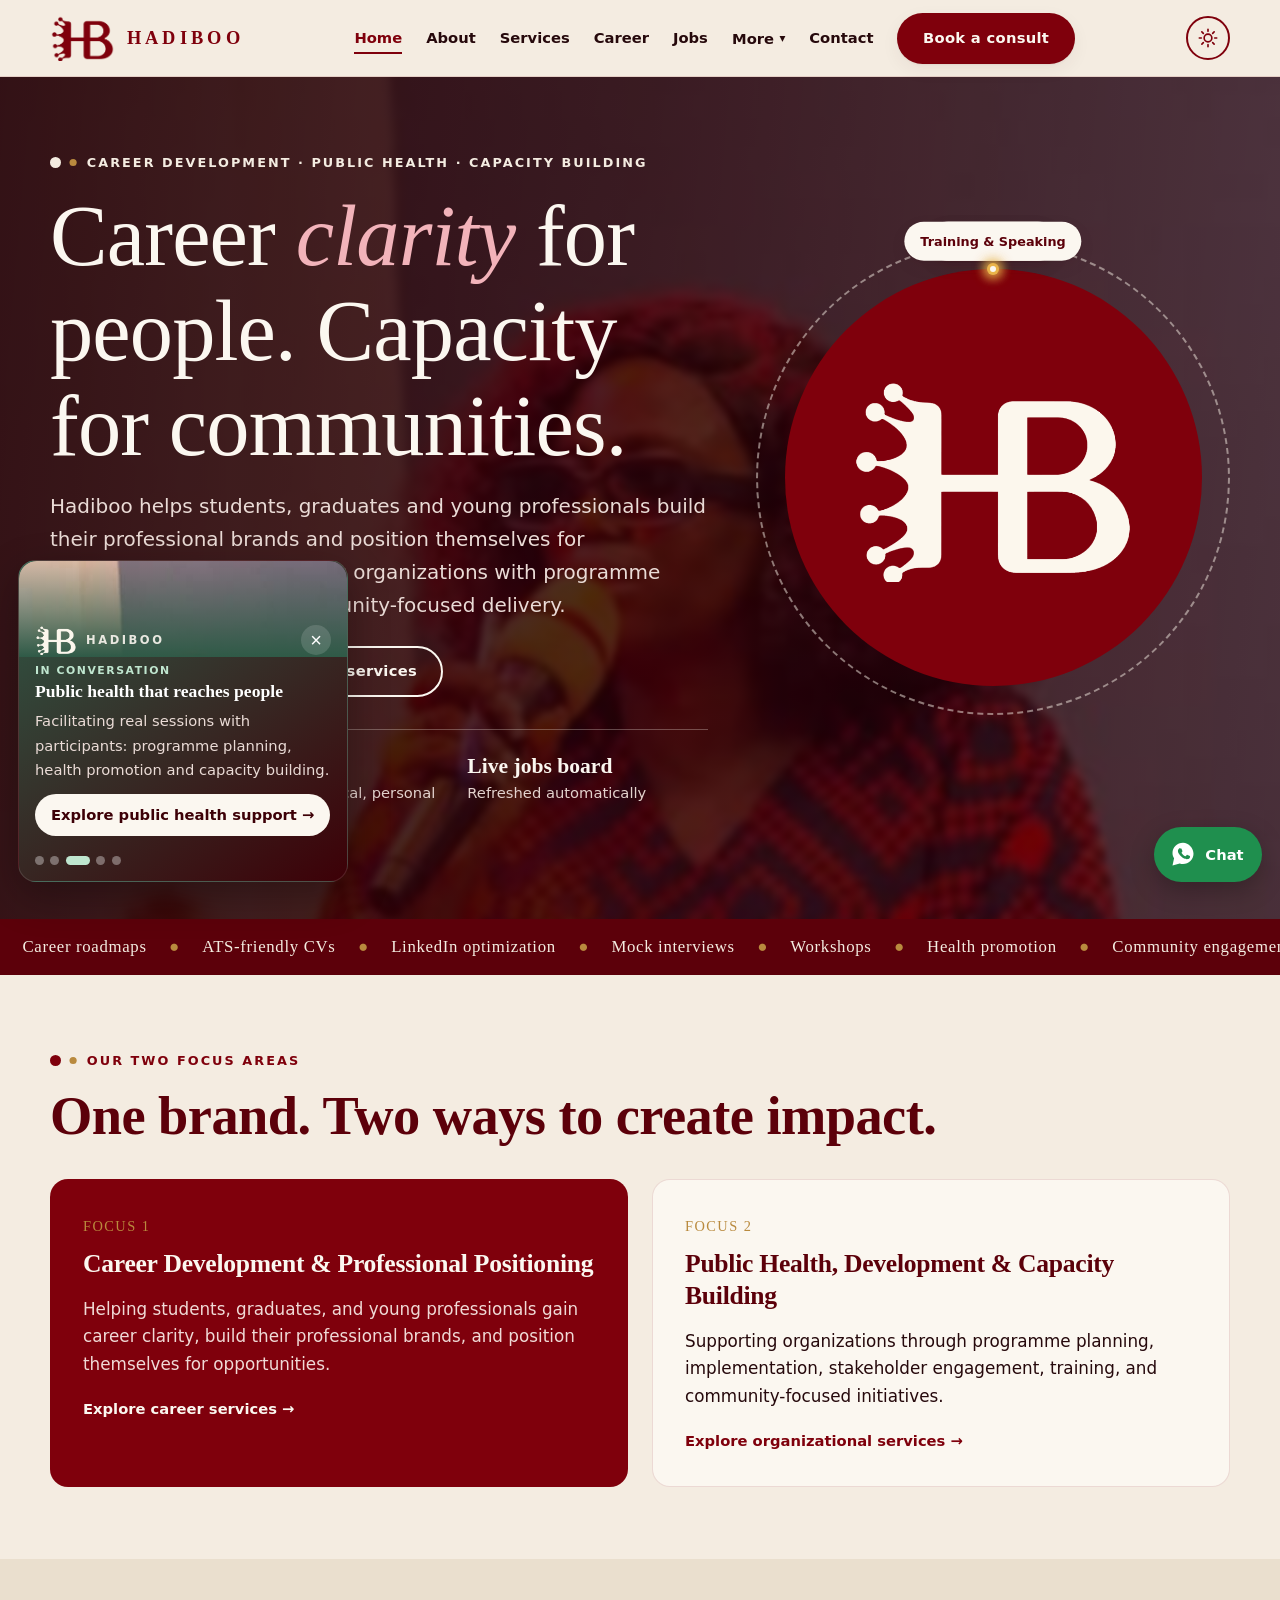
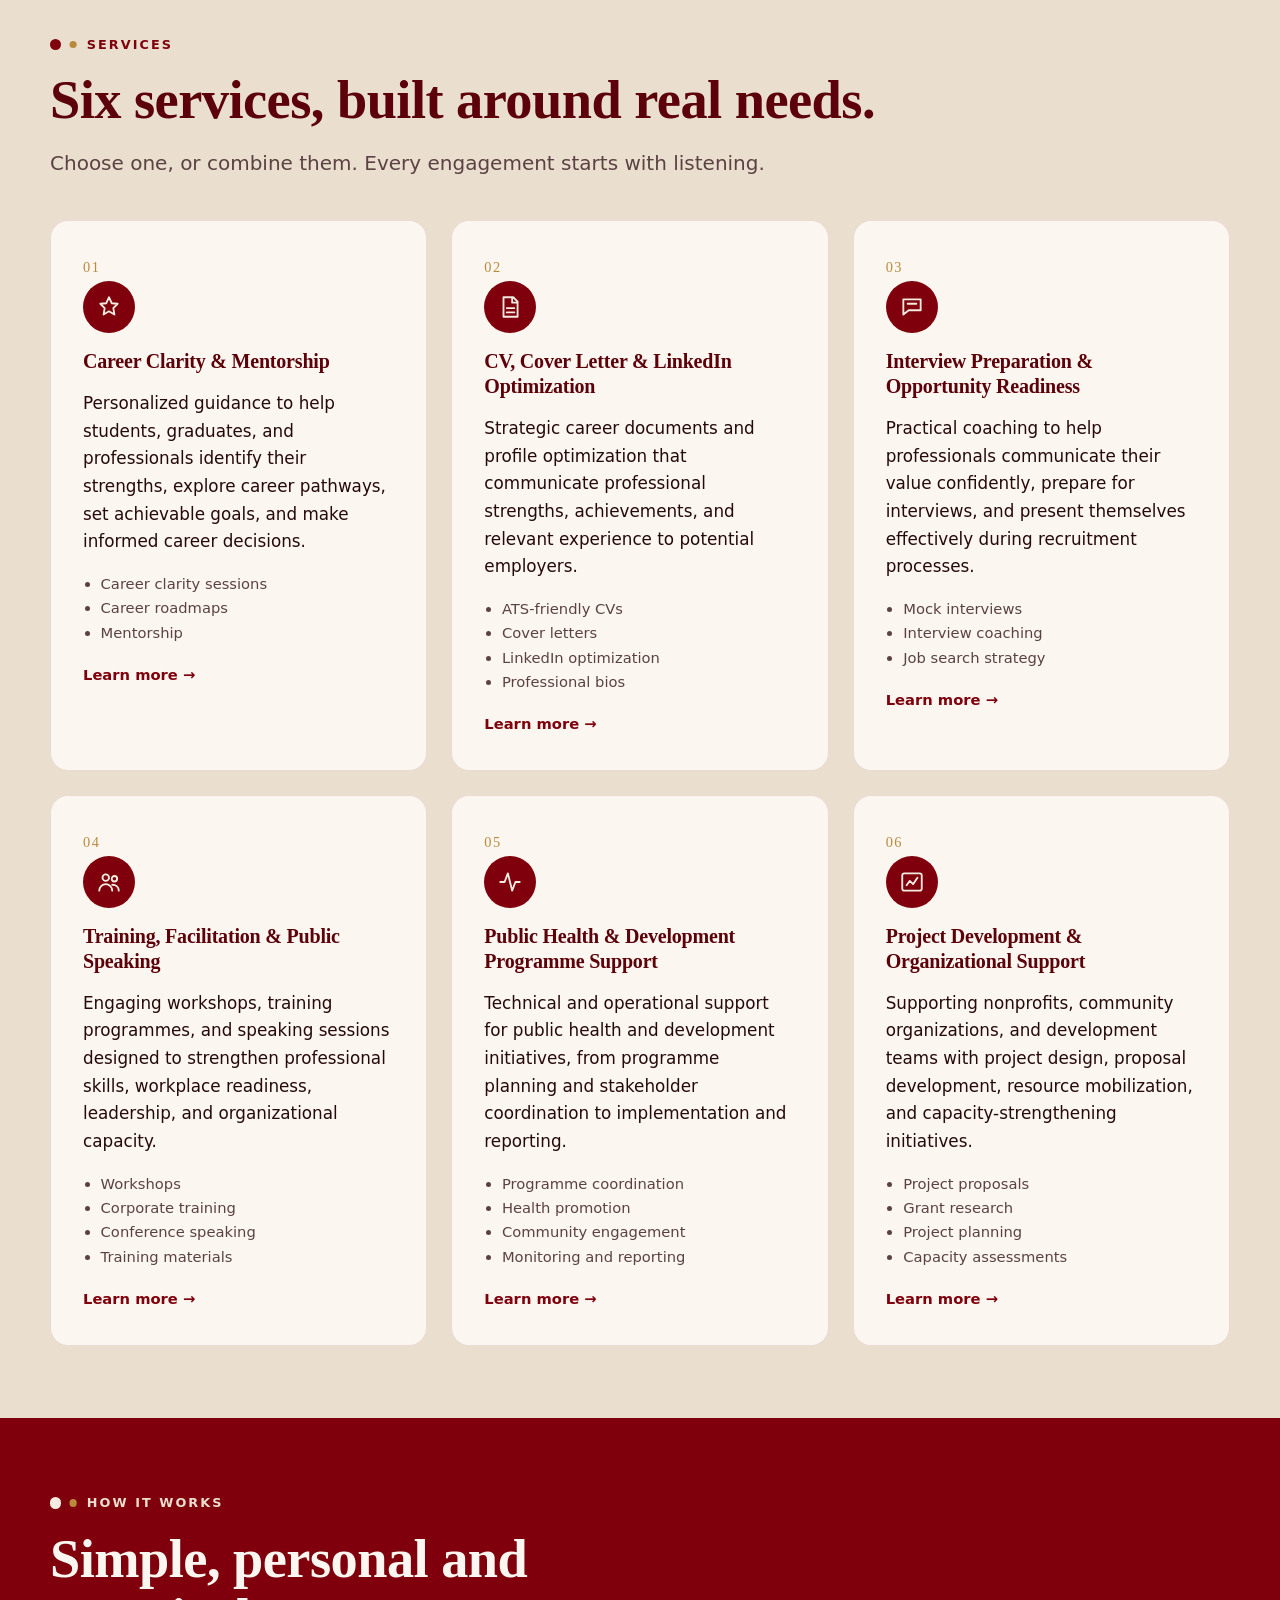
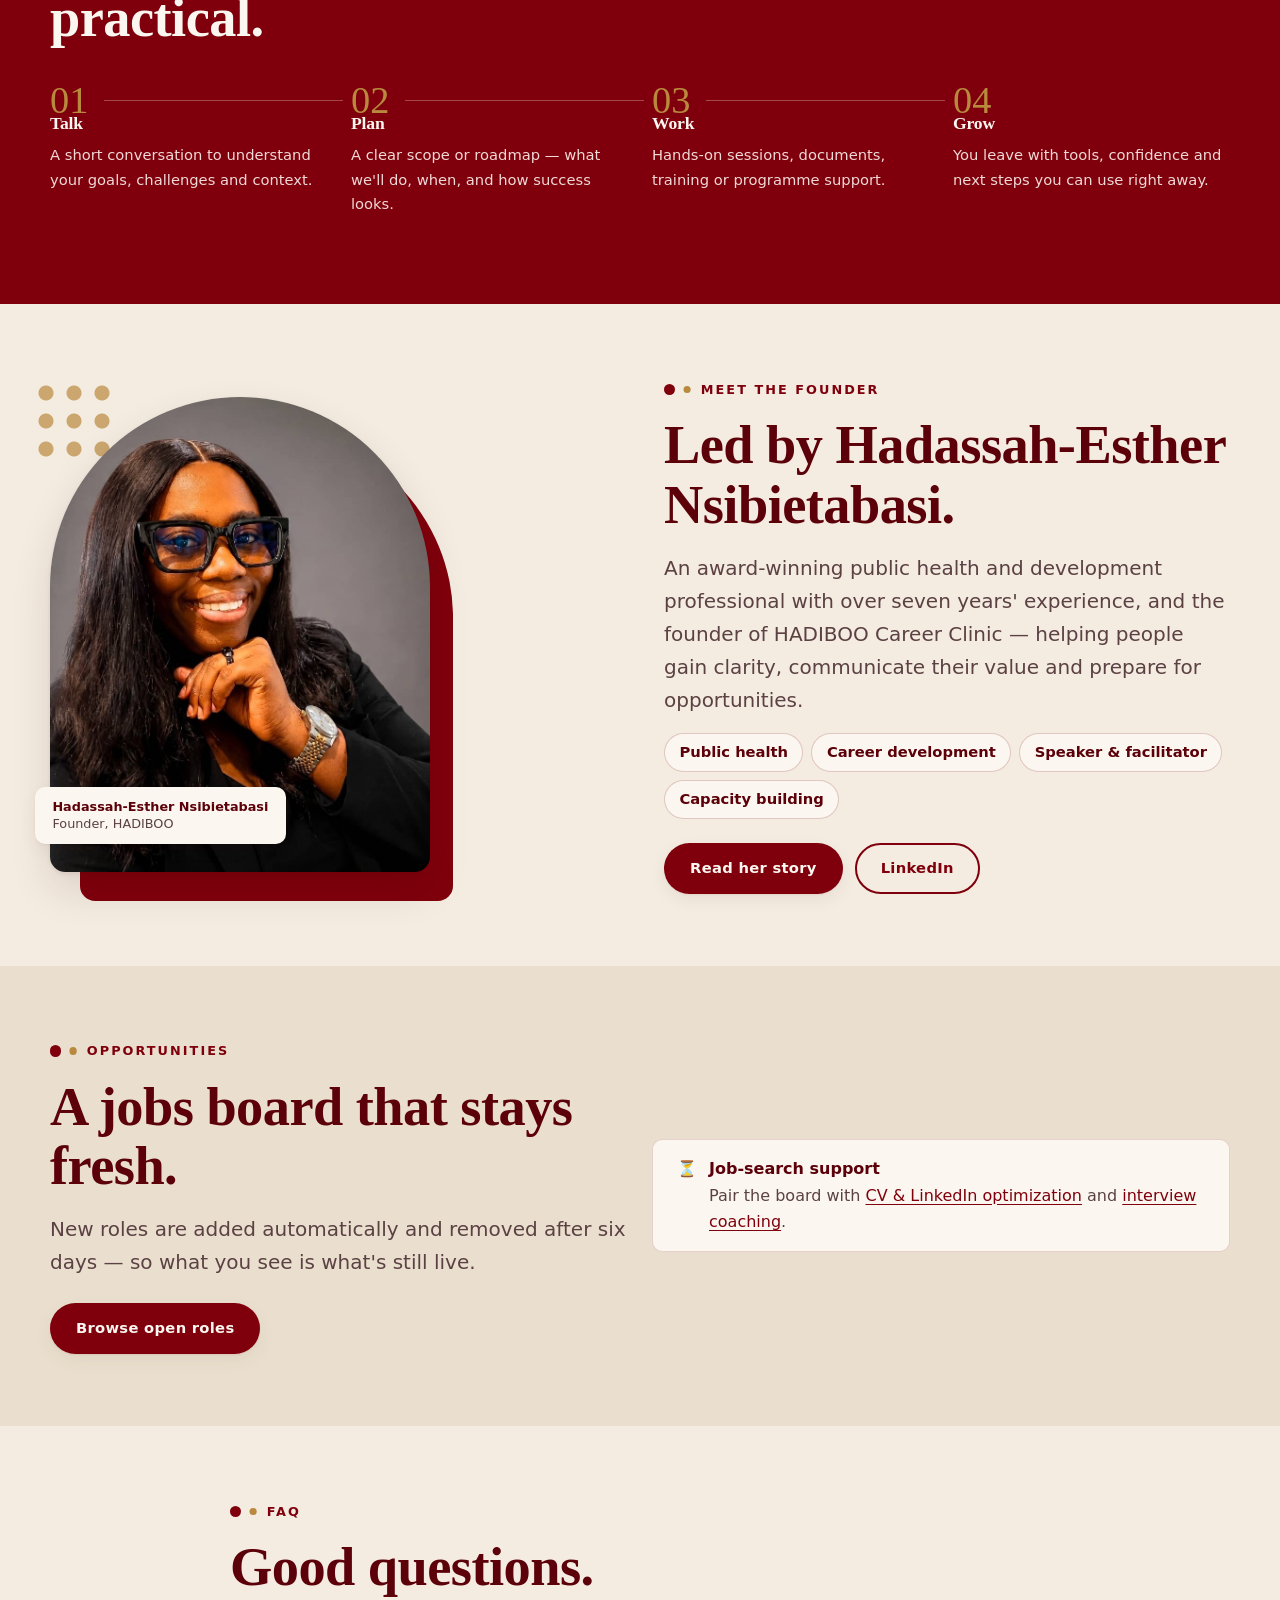
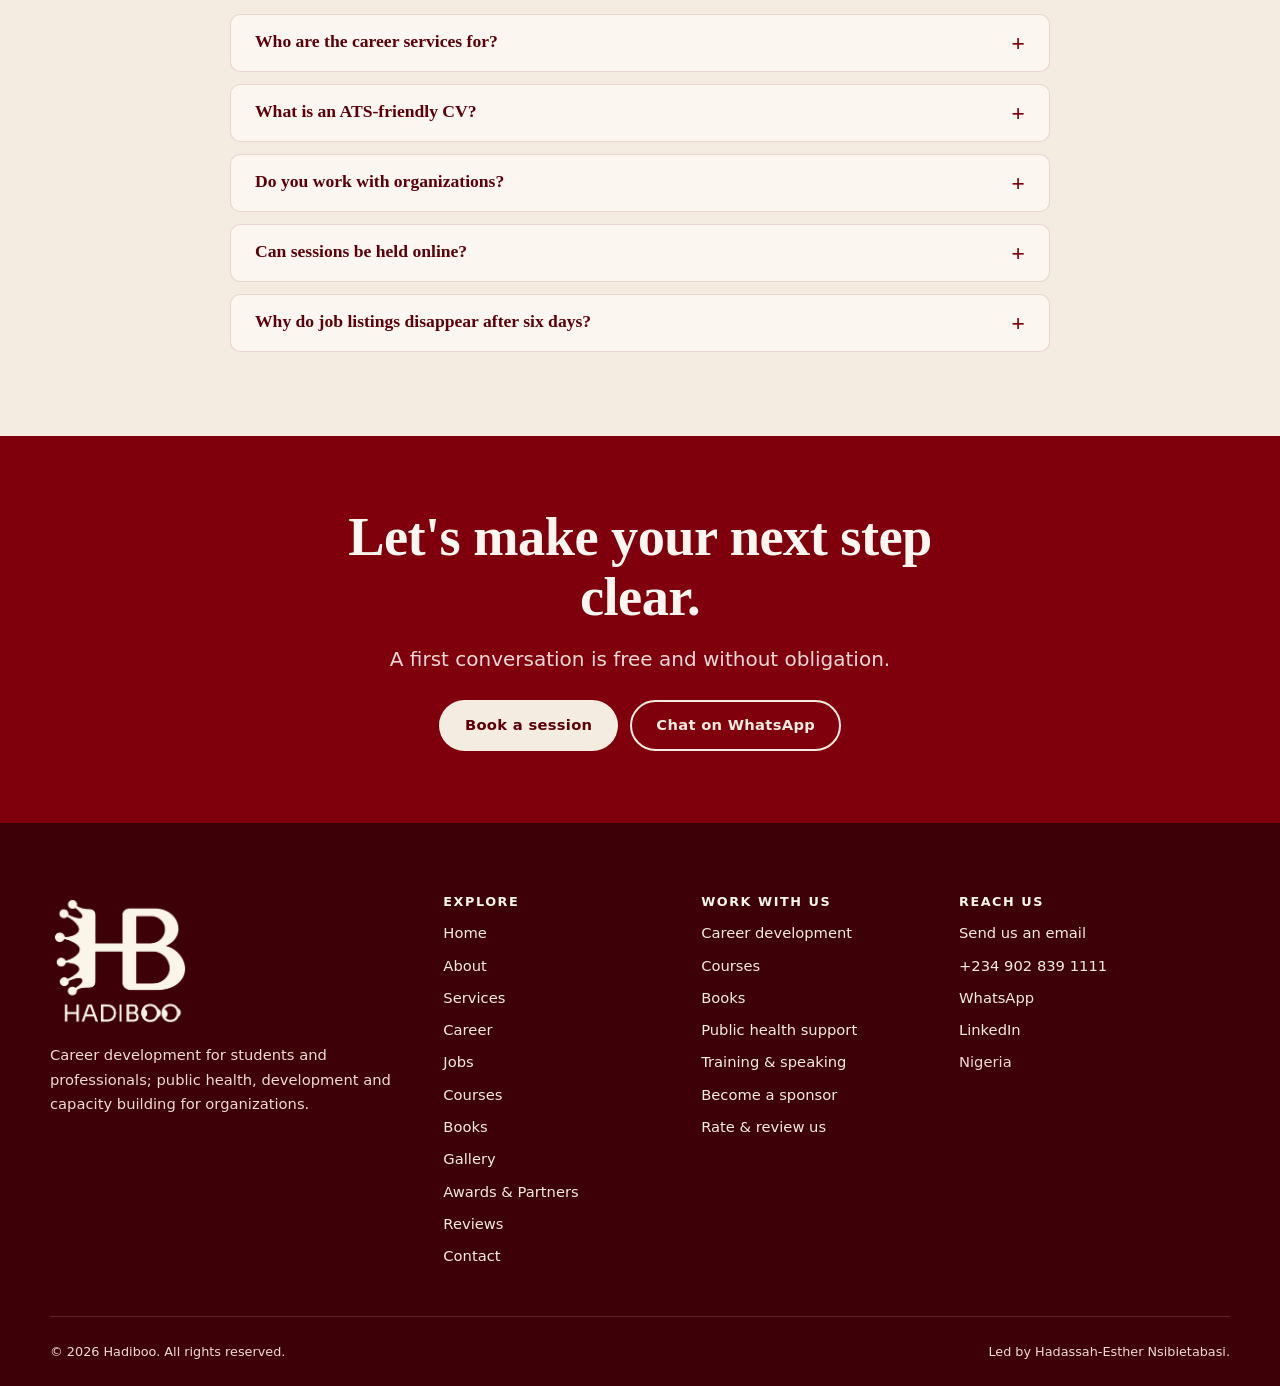
<file: index.html>
<!doctype html>
<html lang="en">
<head>
<meta charset="utf-8">
<meta name="viewport" content="width=device-width, initial-scale=1">
<title>Hadiboo — Career Development, Public Health & Capacity Building</title>
<meta name="description" content="Hadiboo helps students and professionals gain career clarity, and supports organizations with public health, development programmes, training and project development.">
<meta http-equiv="Content-Security-Policy" content="default-src 'self'; script-src 'self'; style-src 'self' 'unsafe-inline' https://fonts.googleapis.com; font-src https://fonts.gstatic.com; img-src 'self' data: https://*.supabase.co; connect-src 'self' https://*.supabase.co https://formspree.io; form-action 'self' https://formspree.io; frame-src 'none'; worker-src 'none'; manifest-src 'self'; base-uri 'self'; object-src 'none'; upgrade-insecure-requests">
<meta name="referrer" content="strict-origin-when-cross-origin">
<meta name="theme-color" content="#7f000c">
<meta property="og:title" content="Hadiboo — Career Development, Public Health & Capacity Building"><meta property="og:description" content="Hadiboo helps students and professionals gain career clarity, and supports organizations with public health, development programmes, training and project development."><meta property="og:image" content="assets/logo-original.jpg">
<script src="js/theme.js?v=20261126"></script>
<link rel="icon" href="assets/favicon.png">
<link rel="preconnect" href="https://fonts.googleapis.com"><link rel="preconnect" href="https://fonts.gstatic.com" crossorigin>
<link href="https://fonts.googleapis.com/css2?family=Fraunces:ital,opsz,wght@0,9..144,400;0,9..144,500;0,9..144,600;1,9..144,400&family=Manrope:wght@400;500;600;700;800&display=swap" rel="stylesheet">
<link rel="stylesheet" href="css/styles.css?v=20261126">
</head>
<body data-page="home">
<main id="main">

<section class="hero hero--photo"><div class="container hero-grid"><div>
<span class="eyebrow">Career development · Public health · Capacity building</span>
<h1>Career <em>clarity</em> for people. Capacity for communities.</h1>
<p class="lead">Hadiboo helps students, graduates and young professionals build their professional brands and position themselves for opportunities — and supports organizations with programme planning, training and community-focused delivery.</p>
<div class="btn-row"><a class="btn btn--primary" href="contact.html#book">Book a session</a><a class="btn btn--ghost" href="services.html">See all 6 services</a></div>
<div class="hero-stats"><div><strong>2 focus areas</strong><span>People &amp; organizations</span></div><div><strong>6 services</strong><span>Clear, practical, personal</span></div><div><strong>Live jobs board</strong><span>Refreshed automatically</span></div></div>
</div>
<div class="hero-art" aria-hidden="true"><div class="ring"></div><div class="disc"></div><img src="assets/logo-mark.png" alt=""><span class="op o1" style="--d:0s"><span class="cw"><span class="chip">Career Clarity</span></span></span><span class="op o2" style="--d:-8s"><span class="cw"><span class="chip">Public Health</span></span></span><span class="op o3" style="--d:-16s"><span class="cw"><span class="chip">Training &amp; Speaking</span></span></span><span class="od d1" style="--d:0s"><i></i></span><span class="od d2" style="--d:-3s"><i></i></span><span class="od d3" style="--d:-6s"><i></i></span></div></div></section>

<div class="marquee" aria-hidden="true"><div><span>Career roadmaps</span><i>●</i><span>ATS-friendly CVs</span><i>●</i><span>LinkedIn optimization</span><i>●</i><span>Mock interviews</span><i>●</i><span>Workshops</span><i>●</i><span>Health promotion</span><i>●</i><span>Community engagement</span><i>●</i><span>Grant research</span><i>●</i><span>Career roadmaps</span><i>●</i><span>ATS-friendly CVs</span><i>●</i><span>LinkedIn optimization</span><i>●</i><span>Mock interviews</span><i>●</i><span>Workshops</span><i>●</i><span>Health promotion</span><i>●</i><span>Community engagement</span><i>●</i><span>Grant research</span><i>●</i></div></div>

<section class="section"><div class="container"><div class="reveal"><span class="eyebrow">Our two focus areas</span><h2>One brand. Two ways to create impact.</h2></div>
<div class="grid grid-2" style="margin-top:2rem">
<article class="card reveal" style="background:var(--maroon-700);color:var(--cream-100)"><span class="num" style="color:var(--gold)">FOCUS 1</span><h3 style="color:var(--cream-50);margin-top:.5rem;font-size:1.6rem">Career Development &amp; Professional Positioning</h3><p style="color:var(--maroon-100)">Helping students, graduates, and young professionals gain career clarity, build their professional brands, and position themselves for opportunities.</p><a class="more" style="color:var(--cream-50)" href="career.html">Explore career services</a></article>
<article class="card reveal"><span class="num">FOCUS 2</span><h3 style="margin-top:.5rem;font-size:1.6rem">Public Health, Development &amp; Capacity Building</h3><p>Supporting organizations through programme planning, implementation, stakeholder engagement, training, and community-focused initiatives.</p><a class="more" href="services.html#s4">Explore organizational services</a></article>
</div></div></section>

<section class="section section--cream2" id="services"><div class="container"><div class="reveal"><span class="eyebrow">Services</span><h2>Six services, built around real needs.</h2><p class="lead">Choose one, or combine them. Every engagement starts with listening.</p></div>
<div class="grid grid-3" style="margin-top:2.5rem"><article class="card reveal" id="s1"><span class="num">01</span><div class="icon"><svg viewBox="0 0 24 24"><path d="M12 3l2.5 5.5L20 9l-4 4 1 6-5-3-5 3 1-6-4-4 5.5-.5z"/></svg></div><h3>Career Clarity & Mentorship</h3><p>Personalized guidance to help students, graduates, and professionals identify their strengths, explore career pathways, set achievable goals, and make informed career decisions.</p><ul><li>Career clarity sessions</li><li>Career roadmaps</li><li>Mentorship</li></ul><a class="more" href="services.html#s1">Learn more</a></article><article class="card reveal" id="s2"><span class="num">02</span><div class="icon"><svg viewBox="0 0 24 24"><path d="M6 3h9l4 4v14H6zM14 3v5h5M9 13h7M9 17h7"/></svg></div><h3>CV, Cover Letter & LinkedIn Optimization</h3><p>Strategic career documents and profile optimization that communicate professional strengths, achievements, and relevant experience to potential employers.</p><ul><li>ATS-friendly CVs</li><li>Cover letters</li><li>LinkedIn optimization</li><li>Professional bios</li></ul><a class="more" href="services.html#s2">Learn more</a></article><article class="card reveal" id="s3"><span class="num">03</span><div class="icon"><svg viewBox="0 0 24 24"><path d="M4 5h16v10H9l-5 4zM8 9h8"/></svg></div><h3>Interview Preparation & Opportunity Readiness</h3><p>Practical coaching to help professionals communicate their value confidently, prepare for interviews, and present themselves effectively during recruitment processes.</p><ul><li>Mock interviews</li><li>Interview coaching</li><li>Job search strategy</li></ul><a class="more" href="services.html#s3">Learn more</a></article><article class="card reveal" id="s4"><span class="num">04</span><div class="icon"><svg viewBox="0 0 24 24"><circle cx="9" cy="8" r="3"/><circle cx="17" cy="9" r="2.5"/><path d="M3 20c0-3.3 2.7-6 6-6s6 2.7 6 6M15 14.5c3 0 6 1.6 6 5.5"/></svg></div><h3>Training, Facilitation & Public Speaking</h3><p>Engaging workshops, training programmes, and speaking sessions designed to strengthen professional skills, workplace readiness, leadership, and organizational capacity.</p><ul><li>Workshops</li><li>Corporate training</li><li>Conference speaking</li><li>Training materials</li></ul><a class="more" href="services.html#s4">Learn more</a></article><article class="card reveal" id="s5"><span class="num">05</span><div class="icon"><svg viewBox="0 0 24 24"><path d="M3 12h4l3-8 4 16 3-8h4"/></svg></div><h3>Public Health & Development Programme Support</h3><p>Technical and operational support for public health and development initiatives, from programme planning and stakeholder coordination to implementation and reporting.</p><ul><li>Programme coordination</li><li>Health promotion</li><li>Community engagement</li><li>Monitoring and reporting</li></ul><a class="more" href="services.html#s5">Learn more</a></article><article class="card reveal" id="s6"><span class="num">06</span><div class="icon"><svg viewBox="0 0 24 24"><rect x="3" y="4" width="18" height="16" rx="2"/><path d="M7 15l3-4 3 3 4-6"/></svg></div><h3>Project Development & Organizational Support</h3><p>Supporting nonprofits, community organizations, and development teams with project design, proposal development, resource mobilization, and capacity-strengthening initiatives.</p><ul><li>Project proposals</li><li>Grant research</li><li>Project planning</li><li>Capacity assessments</li></ul><a class="more" href="services.html#s6">Learn more</a></article></div></div></section>

<section class="section section--maroon" id="how"><div class="container"><span class="eyebrow">How it works</span><h2 style="max-width:20ch">Simple, personal and practical.</h2>
<ol class="steps"><li><h3>Talk</h3><p>A short conversation to understand your goals, challenges and context.</p></li><li><h3>Plan</h3><p>A clear scope or roadmap — what we'll do, when, and how success looks.</p></li><li><h3>Work</h3><p>Hands-on sessions, documents, training or programme support.</p></li><li><h3>Grow</h3><p>You leave with tools, confidence and next steps you can use right away.</p></li></ol></div></section>

<section class="section"><div class="container grid grid-2" style="align-items:center;gap:var(--s7)">
<figure class="portrait reveal" style="margin:0;max-width:380px"><img src="assets/hadassah.jpg" alt="Hadassah-Esther Nsibietabasi smiling, wearing black-framed glasses and a black blazer" width="805" height="1080" loading="lazy"><figcaption>Hadassah-Esther Nsibietabasi<span>Founder, HADIBOO</span></figcaption></figure>
<div class="reveal"><span class="eyebrow">Meet the founder</span><h2>Led by Hadassah-Esther Nsibietabasi.</h2>
<p class="lead">An award-winning public health and development professional with over seven years' experience, and the founder of HADIBOO Career Clinic — helping people gain clarity, communicate their value and prepare for opportunities.</p>
<ul class="chips"><li>Public health</li><li>Career development</li><li>Speaker &amp; facilitator</li><li>Capacity building</li></ul>
<div class="btn-row"><a class="btn btn--primary" href="about.html">Read her story</a><a class="btn btn--ghost" href="https://www.linkedin.com/in/hadassah-esther-nsibietabasi" rel="noopener" target="_blank">LinkedIn</a></div></div></div></section>

<section class="section section--cream2"><div class="container grid-2 grid" style="align-items:center"><div class="reveal"><span class="eyebrow">Opportunities</span><h2>A jobs board that stays fresh.</h2><p class="lead">New roles are added automatically and removed after six days — so what you see is what's still live.</p><div class="btn-row"><a class="btn btn--primary" href="jobs.html">Browse open roles</a></div></div>
<div class="notice reveal" style="font-size:1rem"><div><strong style="color:var(--maroon-800)">Job-search support</strong><br>Pair the board with <a href="contact.html?topic=CV%2C%20Cover%20Letter%20%26%20LinkedIn%20Optimization#book">CV &amp; LinkedIn optimization</a> and <a href="contact.html?topic=Interview%20Preparation%20%26%20Opportunity%20Readiness#book">interview coaching</a>.</div></div></div></section>

<section class="section"><div class="container" style="max-width:820px"><span class="eyebrow">FAQ</span><h2>Good questions.</h2>
<details><summary>Who are the career services for?</summary><p>Students, graduates, young professionals and career-changers who want clarity, stronger documents and interview confidence.</p></details>
<details><summary>What is an ATS-friendly CV?</summary><p>Many employers use Applicant Tracking Systems to screen CVs. An ATS-friendly CV is structured and worded so these systems — and people — can read it easily.</p></details>
<details><summary>Do you work with organizations?</summary><p>Yes — NGOs, community organizations, schools, companies and development teams, for training, programme support, proposals and capacity assessments.</p></details>
<details><summary>Can sessions be held online?</summary><p>Yes. Most sessions and trainings can be delivered online; in-person arrangements are available on request.</p></details>
<details><summary>Why do job listings disappear after six days?</summary><p>To keep the board current. Always apply through the employer's official link and never pay to apply.</p></details></div></section>
<section class="section section--cream2" id="gallery-preview" hidden><div class="container"><div class="reveal"><span class="eyebrow">Gallery</span><h2>Moments from our work.</h2></div><div class="gprev" id="gallery-preview-list"></div><div class="btn-row"><a class="btn btn--ghost" href="gallery.html">View full gallery</a></div></div></section>

<section class="section" id="testimonials" hidden><div class="container"><span class="eyebrow">Kind words</span><h2>What clients say.</h2><div class="grid grid-3" id="testimonials-list" style="margin-top:2rem"></div></div></section>

<section class="section" id="home-reviews" hidden><div class="container"><div class="reveal"><span class="eyebrow">Ratings &amp; reviews</span><h2>Loved by the people we work with.</h2><p id="home-reviews-top" class="lead"></p></div><div class="grid grid-3" id="home-reviews-list" style="margin-top:var(--s5)"></div><div class="btn-row" style="margin-top:var(--s5)"><a class="btn btn--ghost" href="reviews.html">Read all reviews &amp; leave yours</a></div></div></section>
<section class="section section--cream2" id="home-sponsors" hidden><div class="container"><div class="reveal"><span class="eyebrow">Sponsors &amp; partners</span><h2>Backed by people who believe in the work.</h2></div><div class="sponsor-strip" id="home-sponsors-strip" style="margin-top:var(--s5)"></div><div class="btn-row" style="margin-top:var(--s5)"><a class="btn btn--ghost" href="recognition.html">Awards &amp; partners</a></div></div></section>
<section class="section section--maroon cta"><div class="container reveal"><h2>Let's make your next step clear.</h2><p class="lead" style="margin-inline:auto">A first conversation is free and without obligation.</p><div class="btn-row"><a class="btn btn--light" href="contact.html#book">Book a session</a><a class="btn btn--outline-light" href="https://wa.me/2349028391111" rel="noopener">Chat on WhatsApp</a></div></div></section>
</main>
<script src="js/config.js?v=20261126"></script>
<script src="js/supabase-config.js?v=20261126"></script>
<script src="js/site-data.js?v=20261126"></script>
<script src="js/layout.js?v=20261126"></script>
<script src="js/lightbox.js?v=20261126"></script>
<script src="js/recognition.js?v=20261126"></script>
<script src="js/reviews.js?v=20261126"></script>
<script src="js/banners.js?v=20261126" defer></script>
</body>
</html>
</file>
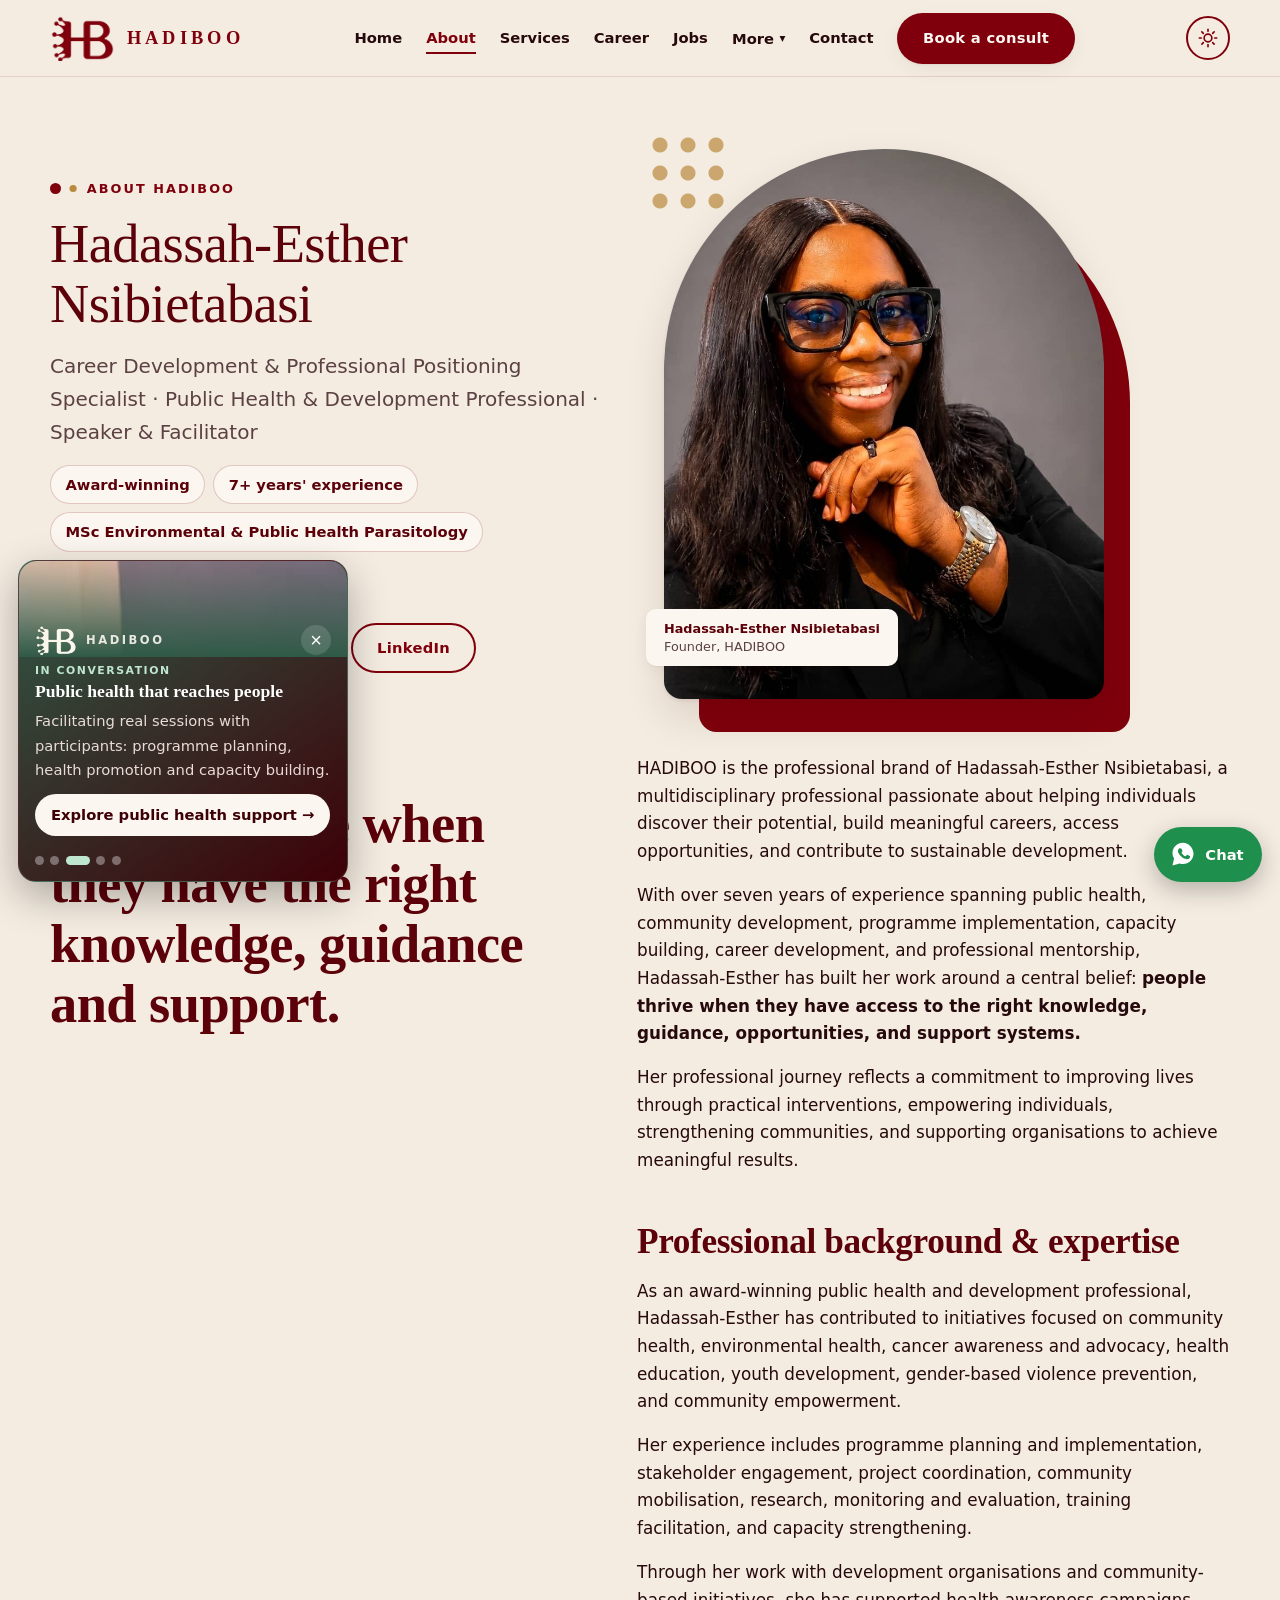
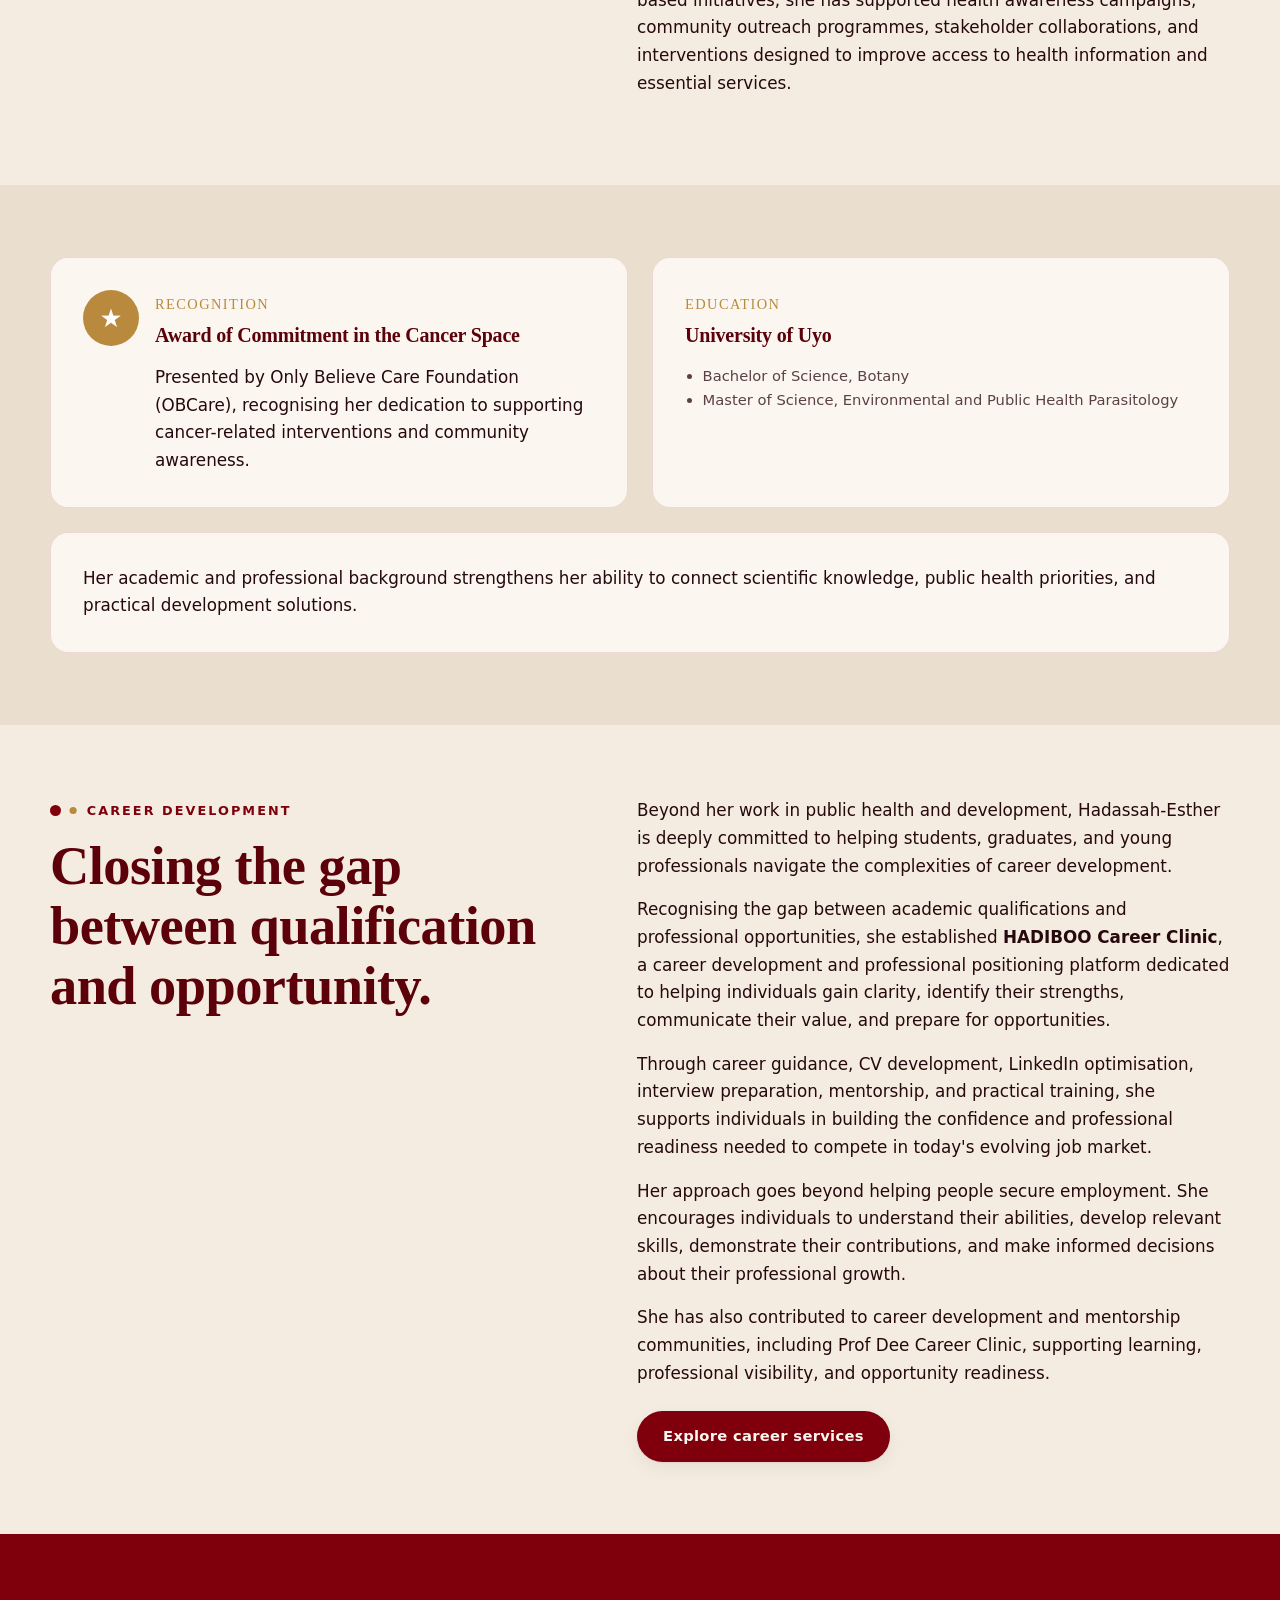
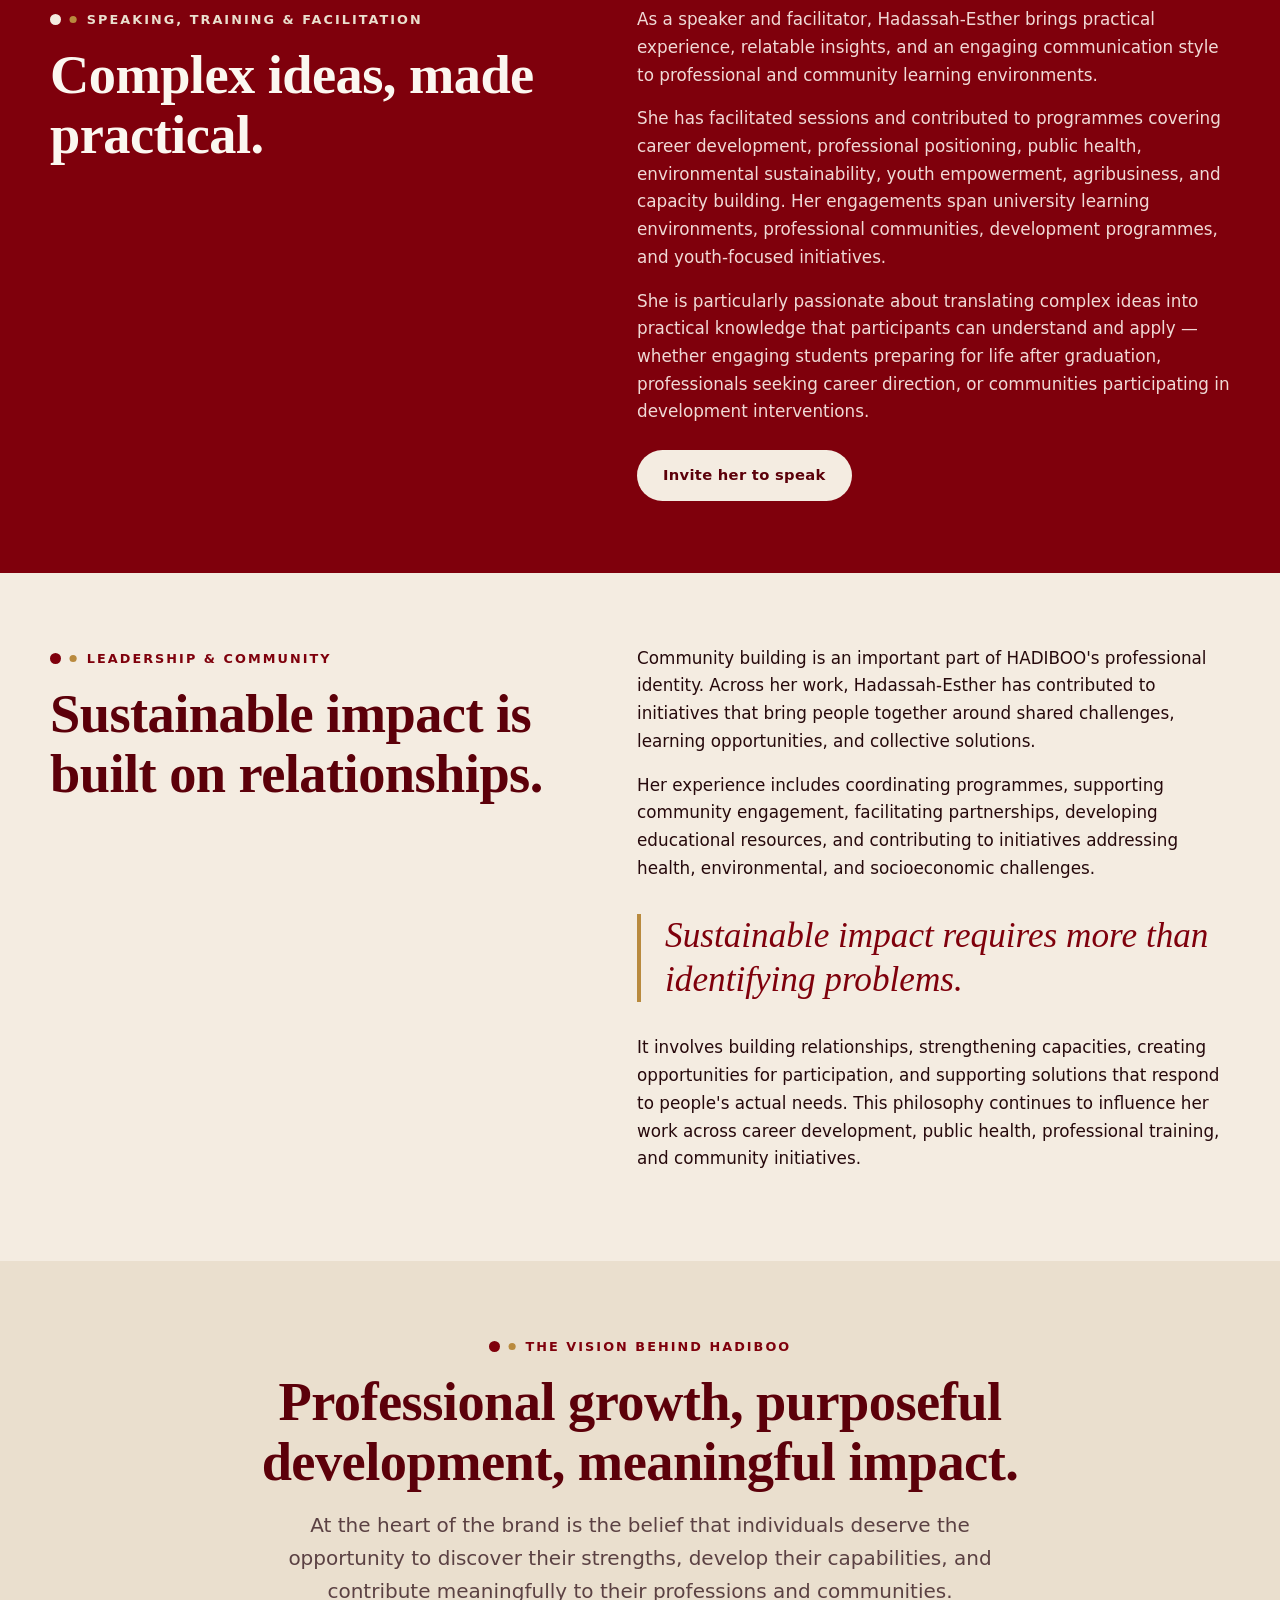
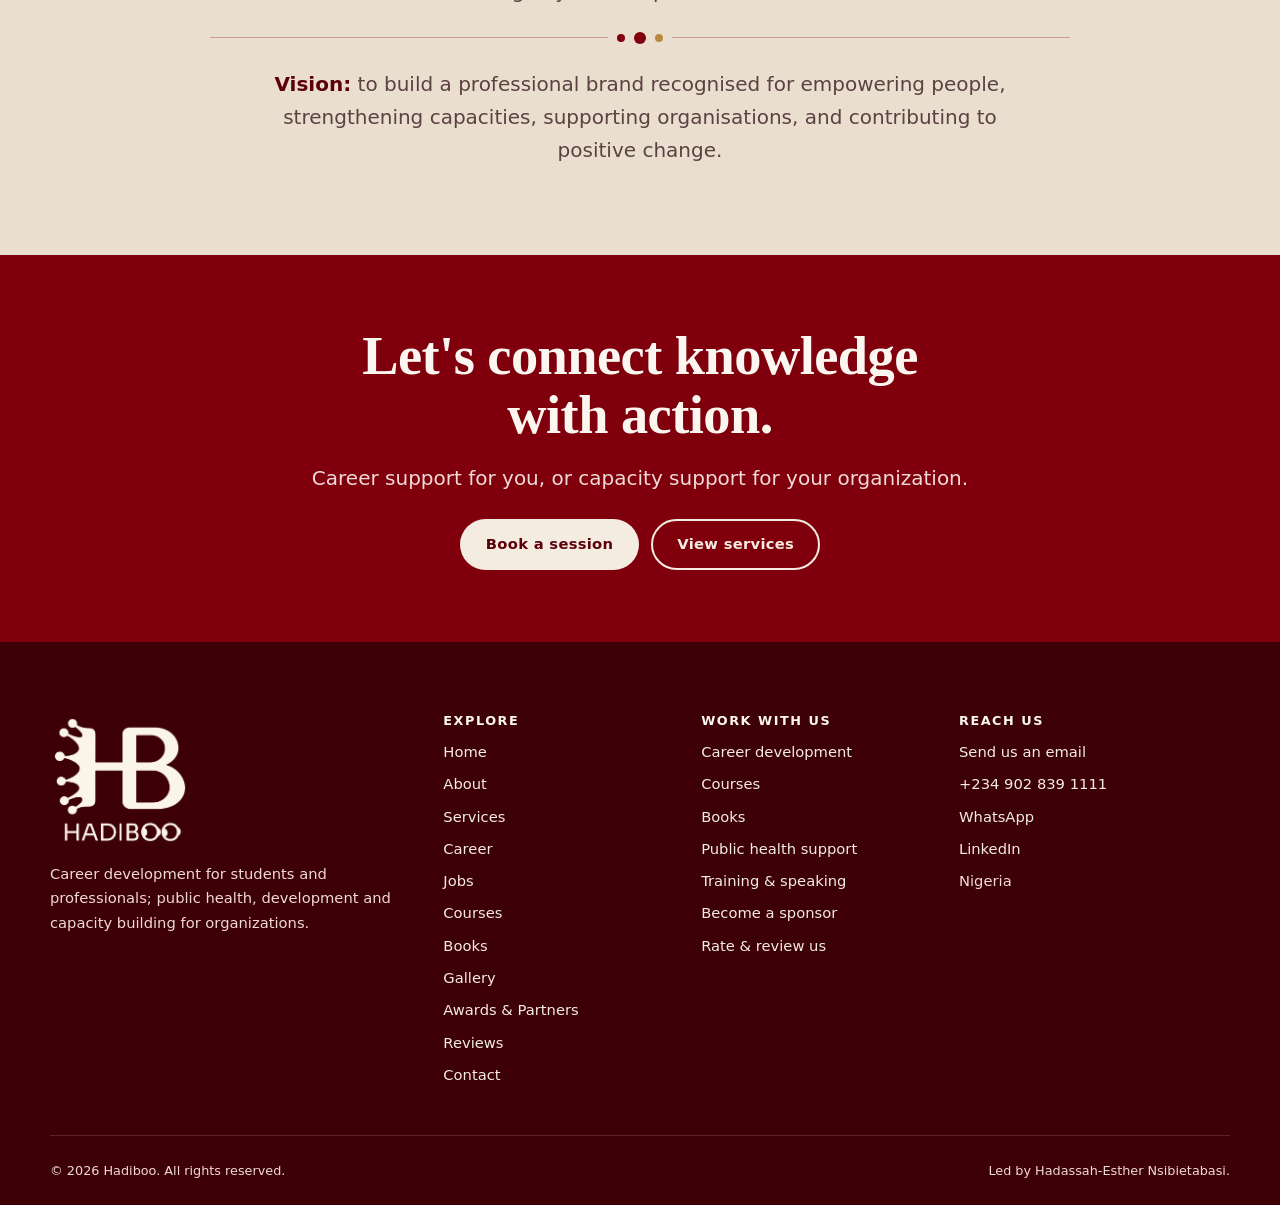
<file: about.html>
<!doctype html>
<html lang="en">
<head>
<meta charset="utf-8">
<meta name="viewport" content="width=device-width, initial-scale=1">
<title>About Hadassah-Esther Nsibietabasi — Hadiboo</title>
<meta name="description" content="Hadassah-Esther Nsibietabasi is a career development and professional positioning specialist, public health and development professional, speaker and facilitator.">
<meta http-equiv="Content-Security-Policy" content="default-src 'self'; script-src 'self'; style-src 'self' 'unsafe-inline' https://fonts.googleapis.com; font-src https://fonts.gstatic.com; img-src 'self' data: https://*.supabase.co; connect-src 'self' https://*.supabase.co https://formspree.io; form-action 'self' https://formspree.io; frame-src 'none'; worker-src 'none'; manifest-src 'self'; base-uri 'self'; object-src 'none'; upgrade-insecure-requests">
<meta name="referrer" content="strict-origin-when-cross-origin">
<meta name="theme-color" content="#7f000c">
<meta property="og:title" content="About Hadassah-Esther Nsibietabasi — Hadiboo"><meta property="og:description" content="Hadassah-Esther Nsibietabasi is a career development and professional positioning specialist, public health and development professional, speaker and facilitator."><meta property="og:image" content="assets/hadassah.jpg">
<script src="js/theme.js?v=20261126"></script>
<link rel="icon" href="assets/favicon.png">
<link rel="preconnect" href="https://fonts.googleapis.com"><link rel="preconnect" href="https://fonts.gstatic.com" crossorigin>
<link href="https://fonts.googleapis.com/css2?family=Fraunces:ital,opsz,wght@0,9..144,400;0,9..144,500;0,9..144,600;1,9..144,400&family=Manrope:wght@400;500;600;700;800&display=swap" rel="stylesheet">
<link rel="stylesheet" href="css/styles.css?v=20261126">
</head>
<body data-page="about">
<main id="main">

<section class="page-head"><div class="container grid grid-2" style="align-items:center;gap:var(--s7)">
<div class="reveal"><span class="eyebrow">About Hadiboo</span><h1 style="max-width:14ch">Hadassah-Esther Nsibietabasi</h1>
<p class="lead" style="margin-bottom:var(--s4)">Career Development &amp; Professional Positioning Specialist · Public Health &amp; Development Professional · Speaker &amp; Facilitator</p>
<ul class="chips"><li>Award-winning</li><li>7+ years' experience</li><li>MSc Environmental &amp; Public Health Parasitology</li><li>Speaker &amp; facilitator</li></ul>
<div class="btn-row"><a class="btn btn--primary" href="contact.html#book">Work with Hadassah-Esther</a><a class="btn btn--ghost" href="https://www.linkedin.com/in/hadassah-esther-nsibietabasi" target="_blank" rel="noopener">LinkedIn</a></div></div>
<figure class="portrait reveal" style="margin:0"><img src="assets/hadassah.jpg" alt="Hadassah-Esther Nsibietabasi smiling, wearing black-framed glasses and a black blazer" width="805" height="1080" fetchpriority="high"><figcaption>Hadassah-Esther Nsibietabasi<span>Founder, HADIBOO</span></figcaption></figure>
</div></section>

<section class="section" style="padding-top:var(--s5)"><div class="container split">
<div class="sticky reveal"><span class="eyebrow">Her story</span><h2>People thrive when they have the right knowledge, guidance and support.</h2></div>
<div class="prose reveal">
<p>HADIBOO is the professional brand of Hadassah-Esther Nsibietabasi, a multidisciplinary professional passionate about helping individuals discover their potential, build meaningful careers, access opportunities, and contribute to sustainable development.</p>
<p>With over seven years of experience spanning public health, community development, programme implementation, capacity building, career development, and professional mentorship, Hadassah-Esther has built her work around a central belief: <strong>people thrive when they have access to the right knowledge, guidance, opportunities, and support systems.</strong></p>
<p>Her professional journey reflects a commitment to improving lives through practical interventions, empowering individuals, strengthening communities, and supporting organisations to achieve meaningful results.</p>

<h2>Professional background &amp; expertise</h2>
<p>As an award-winning public health and development professional, Hadassah-Esther has contributed to initiatives focused on community health, environmental health, cancer awareness and advocacy, health education, youth development, gender-based violence prevention, and community empowerment.</p>
<p>Her experience includes programme planning and implementation, stakeholder engagement, project coordination, community mobilisation, research, monitoring and evaluation, training facilitation, and capacity strengthening.</p>
<p>Through her work with development organisations and community-based initiatives, she has supported health awareness campaigns, community outreach programmes, stakeholder collaborations, and interventions designed to improve access to health information and essential services.</p>
</div></div></section>

<section class="section section--cream2"><div class="container grid grid-2" style="align-items:stretch">
<div class="card reveal award"><div class="medal" aria-hidden="true">★</div><div><span class="num">RECOGNITION</span><h3 style="margin-top:.3rem">Award of Commitment in the Cancer Space</h3><p style="margin:0">Presented by Only Believe Care Foundation (OBCare), recognising her dedication to supporting cancer-related interventions and community awareness.</p></div></div>
<div class="card reveal"><span class="num">EDUCATION</span><h3 style="margin-top:.3rem">University of Uyo</h3><ul style="margin:0"><li>Bachelor of Science, Botany</li><li>Master of Science, Environmental and Public Health Parasitology</li></ul></div>
<div class="card reveal" style="grid-column:1/-1"><p style="margin:0">Her academic and professional background strengthens her ability to connect scientific knowledge, public health priorities, and practical development solutions.</p></div>
</div></section>

<section class="section"><div class="container split">
<div class="sticky reveal"><span class="eyebrow">Career development</span><h2>Closing the gap between qualification and opportunity.</h2></div>
<div class="prose reveal">
<p>Beyond her work in public health and development, Hadassah-Esther is deeply committed to helping students, graduates, and young professionals navigate the complexities of career development.</p>
<p>Recognising the gap between academic qualifications and professional opportunities, she established <strong>HADIBOO Career Clinic</strong>, a career development and professional positioning platform dedicated to helping individuals gain clarity, identify their strengths, communicate their value, and prepare for opportunities.</p>
<p>Through career guidance, CV development, LinkedIn optimisation, interview preparation, mentorship, and practical training, she supports individuals in building the confidence and professional readiness needed to compete in today's evolving job market.</p>
<p>Her approach goes beyond helping people secure employment. She encourages individuals to understand their abilities, develop relevant skills, demonstrate their contributions, and make informed decisions about their professional growth.</p>
<p>She has also contributed to career development and mentorship communities, including Prof Dee Career Clinic, supporting learning, professional visibility, and opportunity readiness.</p>
<div class="btn-row"><a class="btn btn--primary" href="career.html">Explore career services</a></div>
</div></div></section>

<section class="section section--maroon"><div class="container split">
<div class="reveal"><span class="eyebrow">Speaking, training &amp; facilitation</span><h2>Complex ideas, made practical.</h2></div>
<div class="prose reveal" style="color:var(--maroon-100)">
<p>As a speaker and facilitator, Hadassah-Esther brings practical experience, relatable insights, and an engaging communication style to professional and community learning environments.</p>
<p>She has facilitated sessions and contributed to programmes covering career development, professional positioning, public health, environmental sustainability, youth empowerment, agribusiness, and capacity building. Her engagements span university learning environments, professional communities, development programmes, and youth-focused initiatives.</p>
<p>She is particularly passionate about translating complex ideas into practical knowledge that participants can understand and apply — whether engaging students preparing for life after graduation, professionals seeking career direction, or communities participating in development interventions.</p>
<div class="btn-row"><a class="btn btn--light" href="contact.html?topic=Training%2C%20Facilitation%20%26%20Public%20Speaking#book">Invite her to speak</a></div>
</div></div></section>

<section class="section"><div class="container split">
<div class="sticky reveal"><span class="eyebrow">Leadership &amp; community</span><h2>Sustainable impact is built on relationships.</h2></div>
<div class="prose reveal">
<p>Community building is an important part of HADIBOO's professional identity. Across her work, Hadassah-Esther has contributed to initiatives that bring people together around shared challenges, learning opportunities, and collective solutions.</p>
<p>Her experience includes coordinating programmes, supporting community engagement, facilitating partnerships, developing educational resources, and contributing to initiatives addressing health, environmental, and socioeconomic challenges.</p>
<p class="pull">Sustainable impact requires more than identifying problems.</p>
<p>It involves building relationships, strengthening capacities, creating opportunities for participation, and supporting solutions that respond to people's actual needs. This philosophy continues to influence her work across career development, public health, professional training, and community initiatives.</p>
</div></div></section>

<section class="section section--cream2"><div class="container reveal" style="max-width:860px;text-align:center"><span class="eyebrow">The vision behind HADIBOO</span>
<h2>Professional growth, purposeful development, meaningful impact.</h2>
<p class="lead" style="margin-inline:auto">At the heart of the brand is the belief that individuals deserve the opportunity to discover their strengths, develop their capabilities, and contribute meaningfully to their professions and communities.</p>
<div class="beads" aria-hidden="true"><i></i><i></i><i></i></div>
<p class="lead" style="margin-inline:auto"><strong style="color:var(--maroon-800)">Vision:</strong> to build a professional brand recognised for empowering people, strengthening capacities, supporting organisations, and contributing to positive change.</p></div></section>

<section class="section section--maroon cta"><div class="container reveal"><h2>Let's connect knowledge with action.</h2><p class="lead" style="margin-inline:auto">Career support for you, or capacity support for your organization.</p><div class="btn-row"><a class="btn btn--light" href="contact.html#book">Book a session</a><a class="btn btn--outline-light" href="services.html">View services</a></div></div></section>
</main>
<script src="js/config.js?v=20261126"></script>
<script src="js/supabase-config.js?v=20261126"></script>
<script src="js/site-data.js?v=20261126"></script>
<script src="js/layout.js?v=20261126"></script>
</body>
</html>
</file>
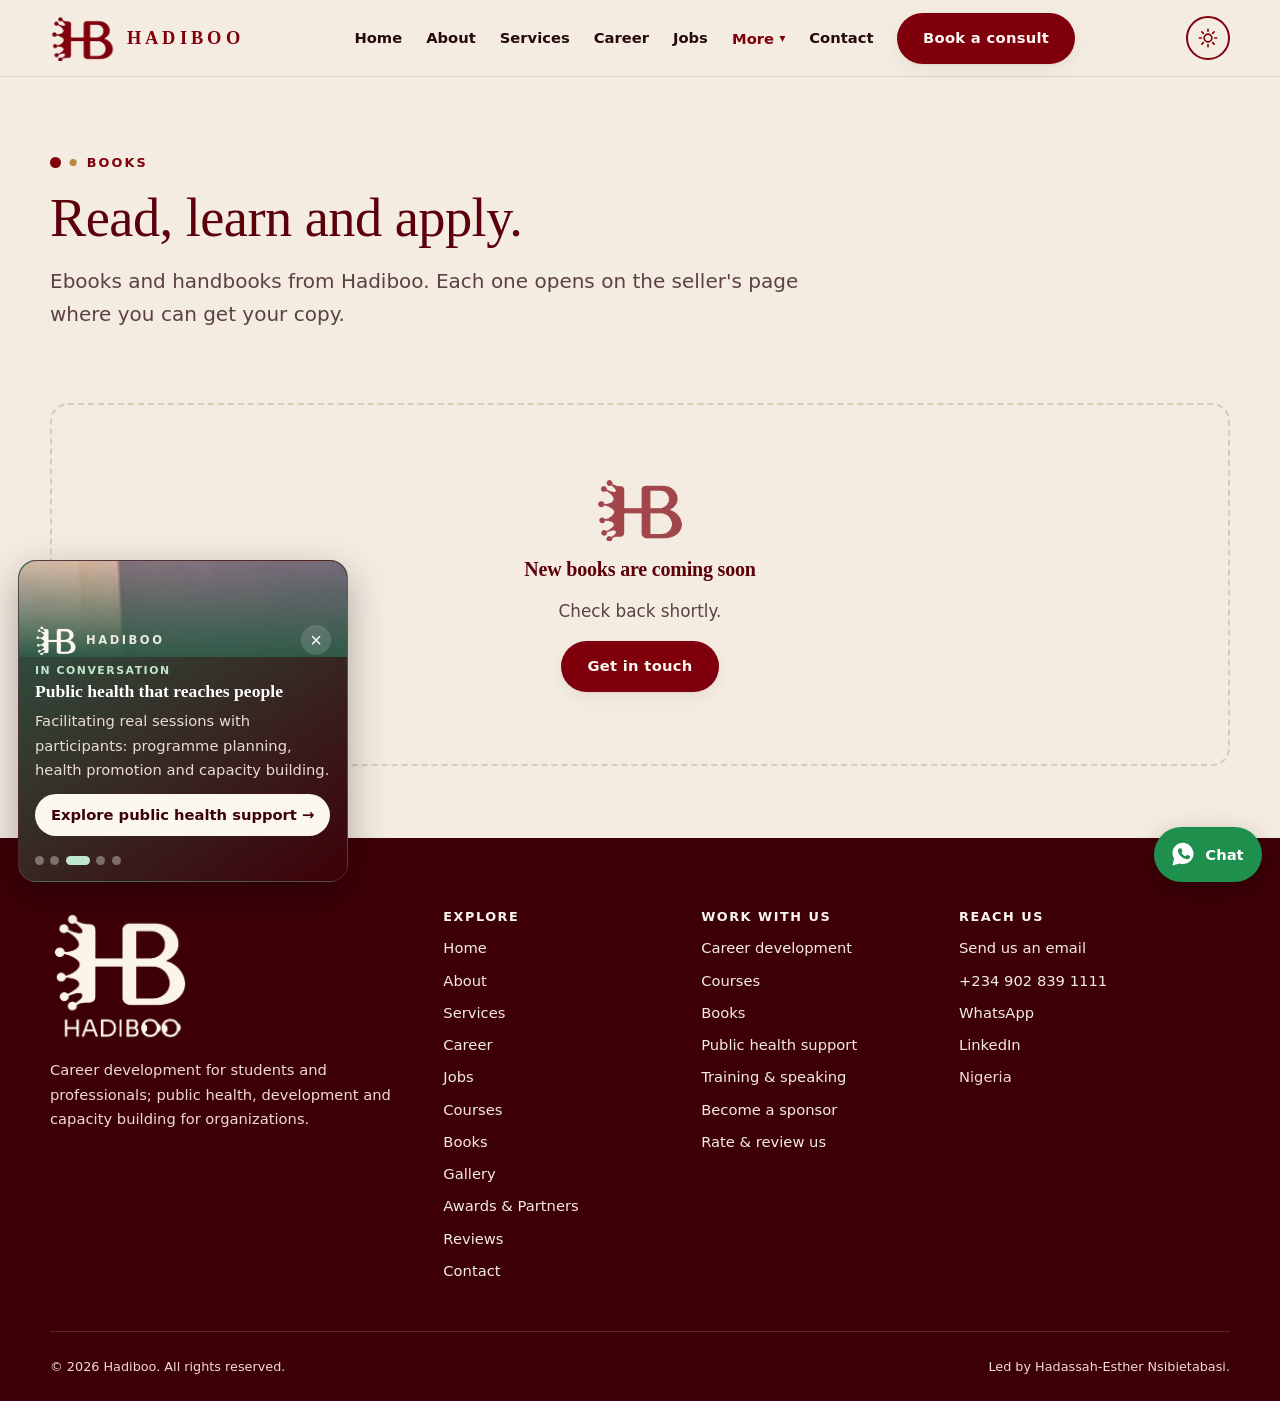
<file: books.html>
<!doctype html>
<html lang="en">
<head>
<meta charset="utf-8">
<meta name="viewport" content="width=device-width, initial-scale=1">
<title>Books — Hadiboo</title>
<meta name="description" content="Books and ebooks by Hadiboo to build your skills and career.">
<meta http-equiv="Content-Security-Policy" content="default-src 'self'; script-src 'self'; style-src 'self' 'unsafe-inline' https://fonts.googleapis.com; font-src https://fonts.gstatic.com; img-src 'self' data: https://*.supabase.co; connect-src 'self' https://*.supabase.co https://formspree.io; form-action 'self' https://formspree.io; frame-src 'none'; worker-src 'none'; manifest-src 'self'; base-uri 'self'; object-src 'none'; upgrade-insecure-requests">
<meta name="referrer" content="strict-origin-when-cross-origin">
<meta name="theme-color" content="#7f000c">
<meta property="og:title" content="Books — Hadiboo"><meta property="og:description" content="Books and ebooks by Hadiboo to build your skills and career."><meta property="og:image" content="assets/hadassah.jpg">
<script src="js/theme.js?v=20261126"></script>
<link rel="icon" href="assets/favicon.png">
<link rel="preconnect" href="https://fonts.googleapis.com"><link rel="preconnect" href="https://fonts.gstatic.com" crossorigin>
<link href="https://fonts.googleapis.com/css2?family=Fraunces:ital,opsz,wght@0,9..144,400;0,9..144,500;0,9..144,600;1,9..144,400&family=Manrope:wght@400;500;600;700;800&display=swap" rel="stylesheet">
<link rel="stylesheet" href="css/styles.css?v=20261126">
</head>
<body data-page="books">
<main id="main">
<section class="page-head"><div class="container reveal"><span class="eyebrow">Books</span><h1>Read, learn and apply.</h1>
<p class="lead">Ebooks and handbooks from Hadiboo. Each one opens on the seller's page where you can get your copy.</p></div></section>
<section class="section" style="padding-top:var(--s5)"><div class="container">
<div class="grid grid-3" id="books-list" aria-busy="true"></div>
<div class="empty" id="books-empty" hidden><img src="assets/logo-mark.png" alt=""><h3>New books are coming soon</h3><p>Check back shortly.</p><a class="btn btn--primary" href="contact.html#book">Get in touch</a></div>
</div></section>
</main>
<script src="js/config.js?v=20261126"></script>
<script src="js/supabase-config.js?v=20261126"></script>
<script src="js/site-data.js?v=20261126"></script>
<script src="js/layout.js?v=20261126"></script>
<script src="js/books.js?v=20261126"></script>
</body>
</html>
</file>
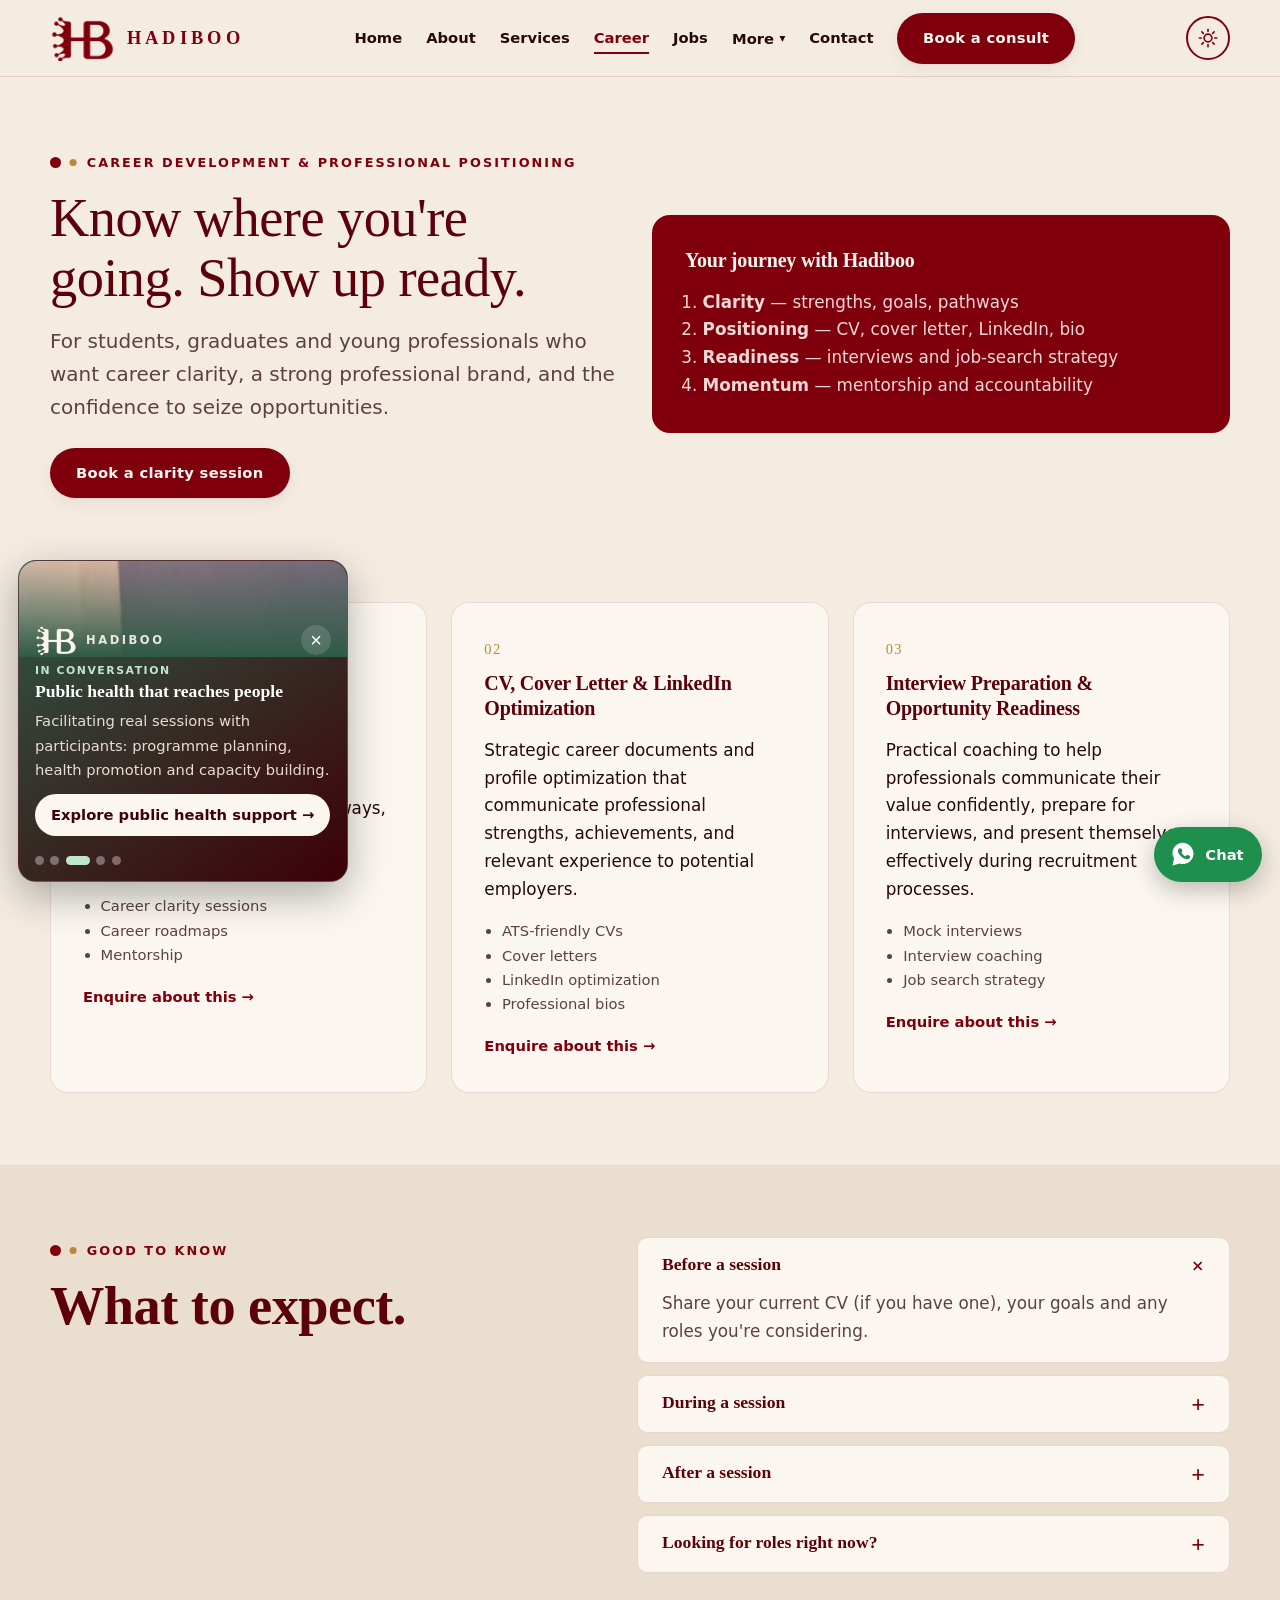
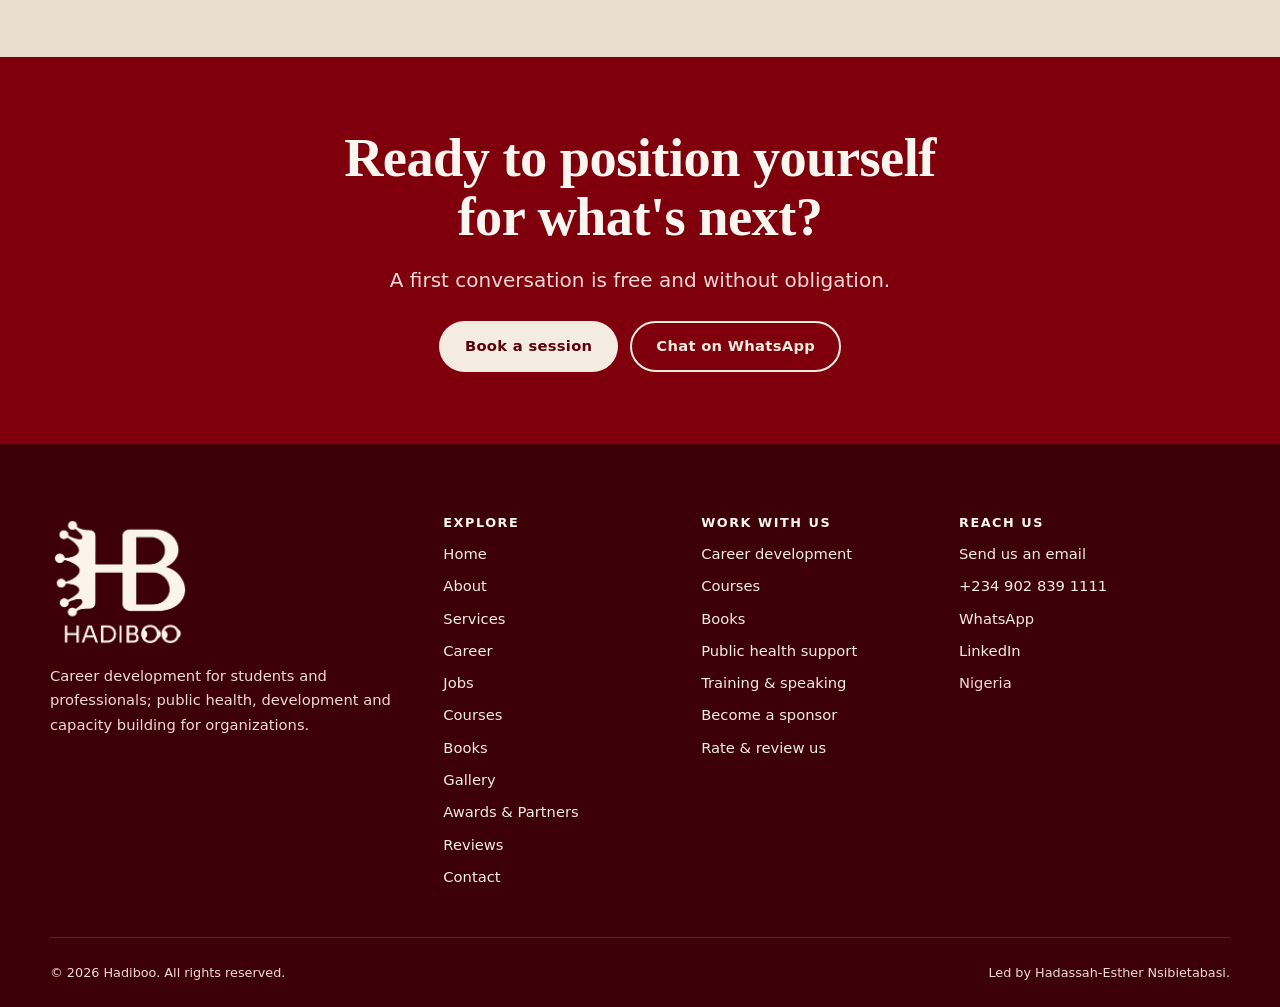
<file: career.html>
<!doctype html>
<html lang="en">
<head>
<meta charset="utf-8">
<meta name="viewport" content="width=device-width, initial-scale=1">
<title>Career Development — Hadiboo</title>
<meta name="description" content="Career clarity, mentorship, CV and LinkedIn optimization and interview preparation for students, graduates and young professionals.">
<meta http-equiv="Content-Security-Policy" content="default-src 'self'; script-src 'self'; style-src 'self' 'unsafe-inline' https://fonts.googleapis.com; font-src https://fonts.gstatic.com; img-src 'self' data: https://*.supabase.co; connect-src 'self' https://*.supabase.co https://formspree.io; form-action 'self' https://formspree.io; frame-src 'none'; worker-src 'none'; manifest-src 'self'; base-uri 'self'; object-src 'none'; upgrade-insecure-requests">
<meta name="referrer" content="strict-origin-when-cross-origin">
<meta name="theme-color" content="#7f000c">
<meta property="og:title" content="Career Development — Hadiboo"><meta property="og:description" content="Career clarity, mentorship, CV and LinkedIn optimization and interview preparation for students, graduates and young professionals."><meta property="og:image" content="assets/logo-original.jpg">
<script src="js/theme.js?v=20261126"></script>
<link rel="icon" href="assets/favicon.png">
<link rel="preconnect" href="https://fonts.googleapis.com"><link rel="preconnect" href="https://fonts.gstatic.com" crossorigin>
<link href="https://fonts.googleapis.com/css2?family=Fraunces:ital,opsz,wght@0,9..144,400;0,9..144,500;0,9..144,600;1,9..144,400&family=Manrope:wght@400;500;600;700;800&display=swap" rel="stylesheet">
<link rel="stylesheet" href="css/styles.css?v=20261126">
</head>
<body data-page="career">
<main id="main">

<section class="page-head"><div class="container grid grid-2" style="align-items:center"><div class="reveal"><span class="eyebrow">Career Development &amp; Professional Positioning</span><h1>Know where you're going. Show up ready.</h1><p class="lead">For students, graduates and young professionals who want career clarity, a strong professional brand, and the confidence to seize opportunities.</p>
<div class="btn-row"><a class="btn btn--primary" href="contact.html?topic=Career%20Clarity%20%26%20Mentorship#book">Book a clarity session</a></div></div>
<div class="card reveal" style="background:var(--maroon-700);color:var(--cream-100)"><h3 style="color:var(--cream-50)">Your journey with Hadiboo</h3><ol style="color:var(--maroon-100);padding-left:1.1rem;margin:0"><li><b>Clarity</b> — strengths, goals, pathways</li><li><b>Positioning</b> — CV, cover letter, LinkedIn, bio</li><li><b>Readiness</b> — interviews and job-search strategy</li><li><b>Momentum</b> — mentorship and accountability</li></ol></div></div></section>
<section class="section"><div class="container"><div class="grid grid-3"><article class="card reveal" id="s1"><span class="num">01</span><h3 style="margin-top:.5rem">Career Clarity & Mentorship</h3><p>Personalized guidance to help students, graduates, and professionals identify their strengths, explore career pathways, set achievable goals, and make informed career decisions.</p><ul><li>Career clarity sessions</li><li>Career roadmaps</li><li>Mentorship</li></ul><a class="more" href="contact.html?topic=Career%20Clarity%20%26%20Mentorship#book">Enquire about this</a></article><article class="card reveal" id="s2"><span class="num">02</span><h3 style="margin-top:.5rem">CV, Cover Letter & LinkedIn Optimization</h3><p>Strategic career documents and profile optimization that communicate professional strengths, achievements, and relevant experience to potential employers.</p><ul><li>ATS-friendly CVs</li><li>Cover letters</li><li>LinkedIn optimization</li><li>Professional bios</li></ul><a class="more" href="contact.html?topic=CV%2C%20Cover%20Letter%20%26%20LinkedIn%20Optimization#book">Enquire about this</a></article><article class="card reveal" id="s3"><span class="num">03</span><h3 style="margin-top:.5rem">Interview Preparation & Opportunity Readiness</h3><p>Practical coaching to help professionals communicate their value confidently, prepare for interviews, and present themselves effectively during recruitment processes.</p><ul><li>Mock interviews</li><li>Interview coaching</li><li>Job search strategy</li></ul><a class="more" href="contact.html?topic=Interview%20Preparation%20%26%20Opportunity%20Readiness#book">Enquire about this</a></article></div></div></section>
<section class="section section--cream2"><div class="container split"><div class="reveal"><span class="eyebrow">Good to know</span><h2>What to expect.</h2></div><div>
<details open><summary>Before a session</summary><p>Share your current CV (if you have one), your goals and any roles you're considering.</p></details>
<details><summary>During a session</summary><p>Honest, practical feedback and a plan you can act on — not generic advice.</p></details>
<details><summary>After a session</summary><p>You leave with clear next steps, and updated documents where relevant.</p></details>
<details><summary>Looking for roles right now?</summary><p>Check the <a href="jobs.html">jobs board</a>, refreshed automatically.</p></details></div></div></section>
<section class="section section--maroon cta"><div class="container reveal"><h2>Ready to position yourself for what's next?</h2><p class="lead" style="margin-inline:auto">A first conversation is free and without obligation.</p><div class="btn-row"><a class="btn btn--light" href="contact.html#book">Book a session</a><a class="btn btn--outline-light" href="https://wa.me/2349028391111" rel="noopener">Chat on WhatsApp</a></div></div></section>
</main>
<script src="js/config.js?v=20261126"></script>
<script src="js/supabase-config.js?v=20261126"></script>
<script src="js/site-data.js?v=20261126"></script>
<script src="js/layout.js?v=20261126"></script>
</body>
</html>
</file>
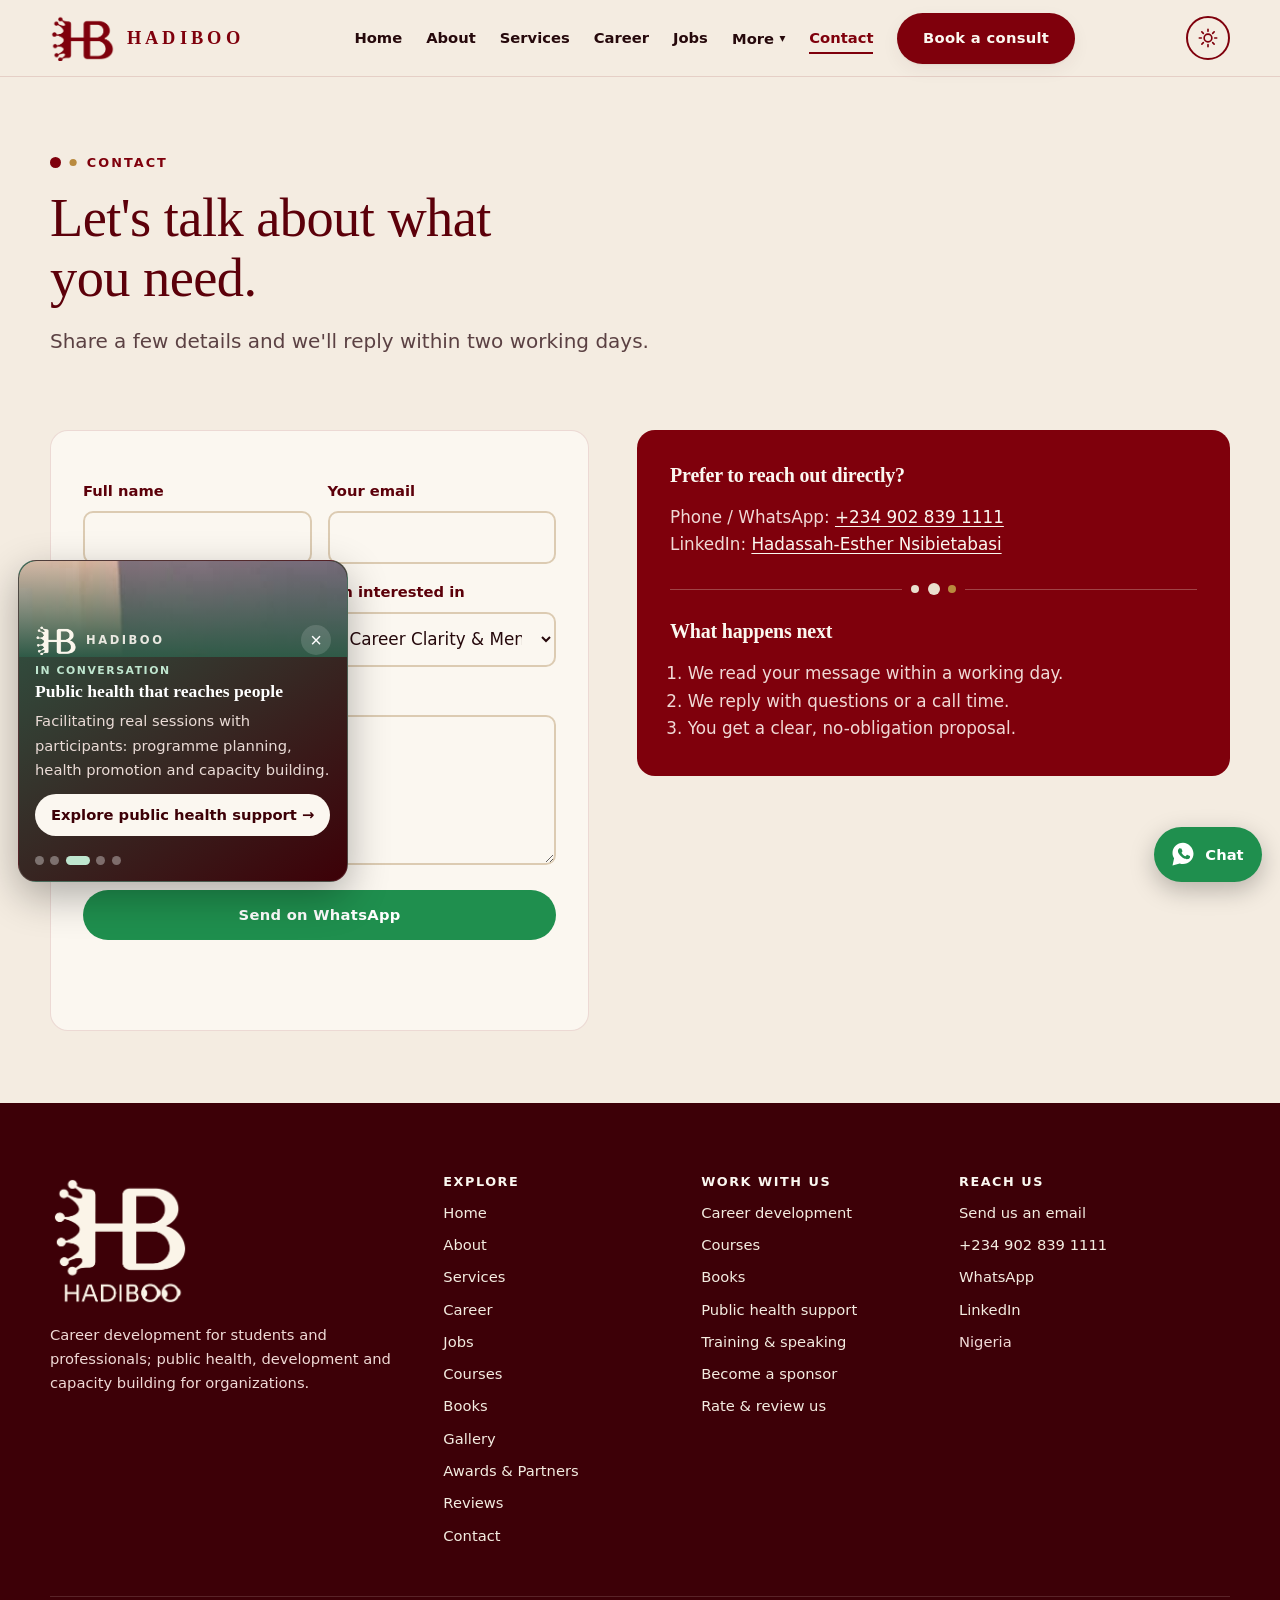
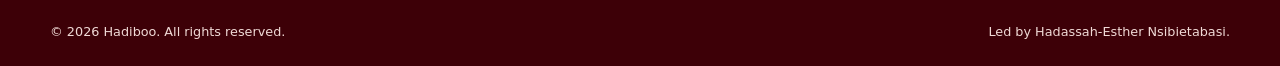
<file: contact.html>
<!doctype html>
<html lang="en">
<head>
<meta charset="utf-8">
<meta name="viewport" content="width=device-width, initial-scale=1">
<title>Contact — Hadiboo</title>
<meta name="description" content="Book a consultation, enquire about mentorship or partner with Hadiboo.">
<meta http-equiv="Content-Security-Policy" content="default-src 'self'; script-src 'self'; style-src 'self' 'unsafe-inline' https://fonts.googleapis.com; font-src https://fonts.gstatic.com; img-src 'self' data: https://*.supabase.co; connect-src 'self' https://*.supabase.co https://formspree.io; form-action 'self' https://formspree.io; frame-src 'none'; worker-src 'none'; manifest-src 'self'; base-uri 'self'; object-src 'none'; upgrade-insecure-requests">
<meta name="referrer" content="strict-origin-when-cross-origin">
<meta name="theme-color" content="#7f000c">
<script src="js/theme.js?v=20261126"></script>
<link rel="icon" href="assets/favicon.png">
<link rel="preconnect" href="https://fonts.googleapis.com"><link rel="preconnect" href="https://fonts.gstatic.com" crossorigin>
<link href="https://fonts.googleapis.com/css2?family=Fraunces:ital,opsz,wght@0,9..144,400;0,9..144,500;0,9..144,600;1,9..144,400&family=Manrope:wght@400;500;600;700;800&display=swap" rel="stylesheet">
<link rel="stylesheet" href="css/styles.css?v=20261126">
</head>
<body data-page="contact">
<main id="main">

<section class="page-head"><div class="container reveal"><span class="eyebrow">Contact</span><h1>Let's talk about what you need.</h1>
<p class="lead">Share a few details and we'll reply within two working days.</p></div></section>
<section class="section" id="book" style="padding-top:var(--s5)"><div class="container split">
<form id="contact-form" class="card reveal" novalidate>
<div class="row"><div><label for="name">Full name</label><input class="field" id="name" name="name" required autocomplete="name"></div>
<div><label for="email">Your email</label><input class="field" id="email" name="email" type="email" autocomplete="email"></div></div>
<div class="row"><div><label for="org">Organisation (optional)</label><input class="field" id="org" name="org" autocomplete="organization"></div>
<div><label for="topic">I'm interested in</label><select class="field" id="topic" name="topic"><option>Career Clarity &amp; Mentorship</option><option>CV, Cover Letter &amp; LinkedIn Optimization</option><option>Interview Preparation &amp; Opportunity Readiness</option><option>Training, Facilitation &amp; Public Speaking</option><option>Public Health &amp; Development Programme Support</option><option>Project Development &amp; Organizational Support</option><option>Job listing</option><option>Sponsorship &amp; partnership</option><option>Something else</option></select></div></div>
<label for="message">How can we help?</label><textarea class="field" id="message" name="message" required></textarea>
<input type="text" name="company" tabindex="-1" autocomplete="off" style="position:absolute;left:-9999px" aria-hidden="true">
<div class="form-choice"><button class="btn btn--wa" type="submit" data-channel="whatsapp">Send on WhatsApp</button><button class="btn btn--primary" type="submit" data-channel="email" id="send-email">Send by email</button></div>
<p id="form-status" class="form-status" role="status" aria-live="polite"></p></form>
<aside class="reveal"><div class="card" style="background:var(--maroon-700);color:var(--cream-100)"><h3 style="color:var(--cream-50)">Prefer to reach out directly?</h3>
<p id="direct" style="color:var(--maroon-100)"></p>
<div class="beads" style="color:var(--cream-200)"><i></i><i></i><i></i></div>
<h3 style="color:var(--cream-50)">What happens next</h3><ol style="color:var(--maroon-100);padding-left:1.1rem;margin:0"><li>We read your message within a working day.</li><li>We reply with questions or a call time.</li><li>You get a clear, no-obligation proposal.</li></ol></div></aside>
</div></section>
</main>
<script src="js/config.js?v=20261126"></script>
<script src="js/supabase-config.js?v=20261126"></script>
<script src="js/site-data.js?v=20261126"></script>
<script src="js/layout.js?v=20261126"></script>
<script src="js/contact.js?v=20261126"></script>
<script src="js/contact-direct.js?v=20261126"></script>
</body>
</html>
</file>
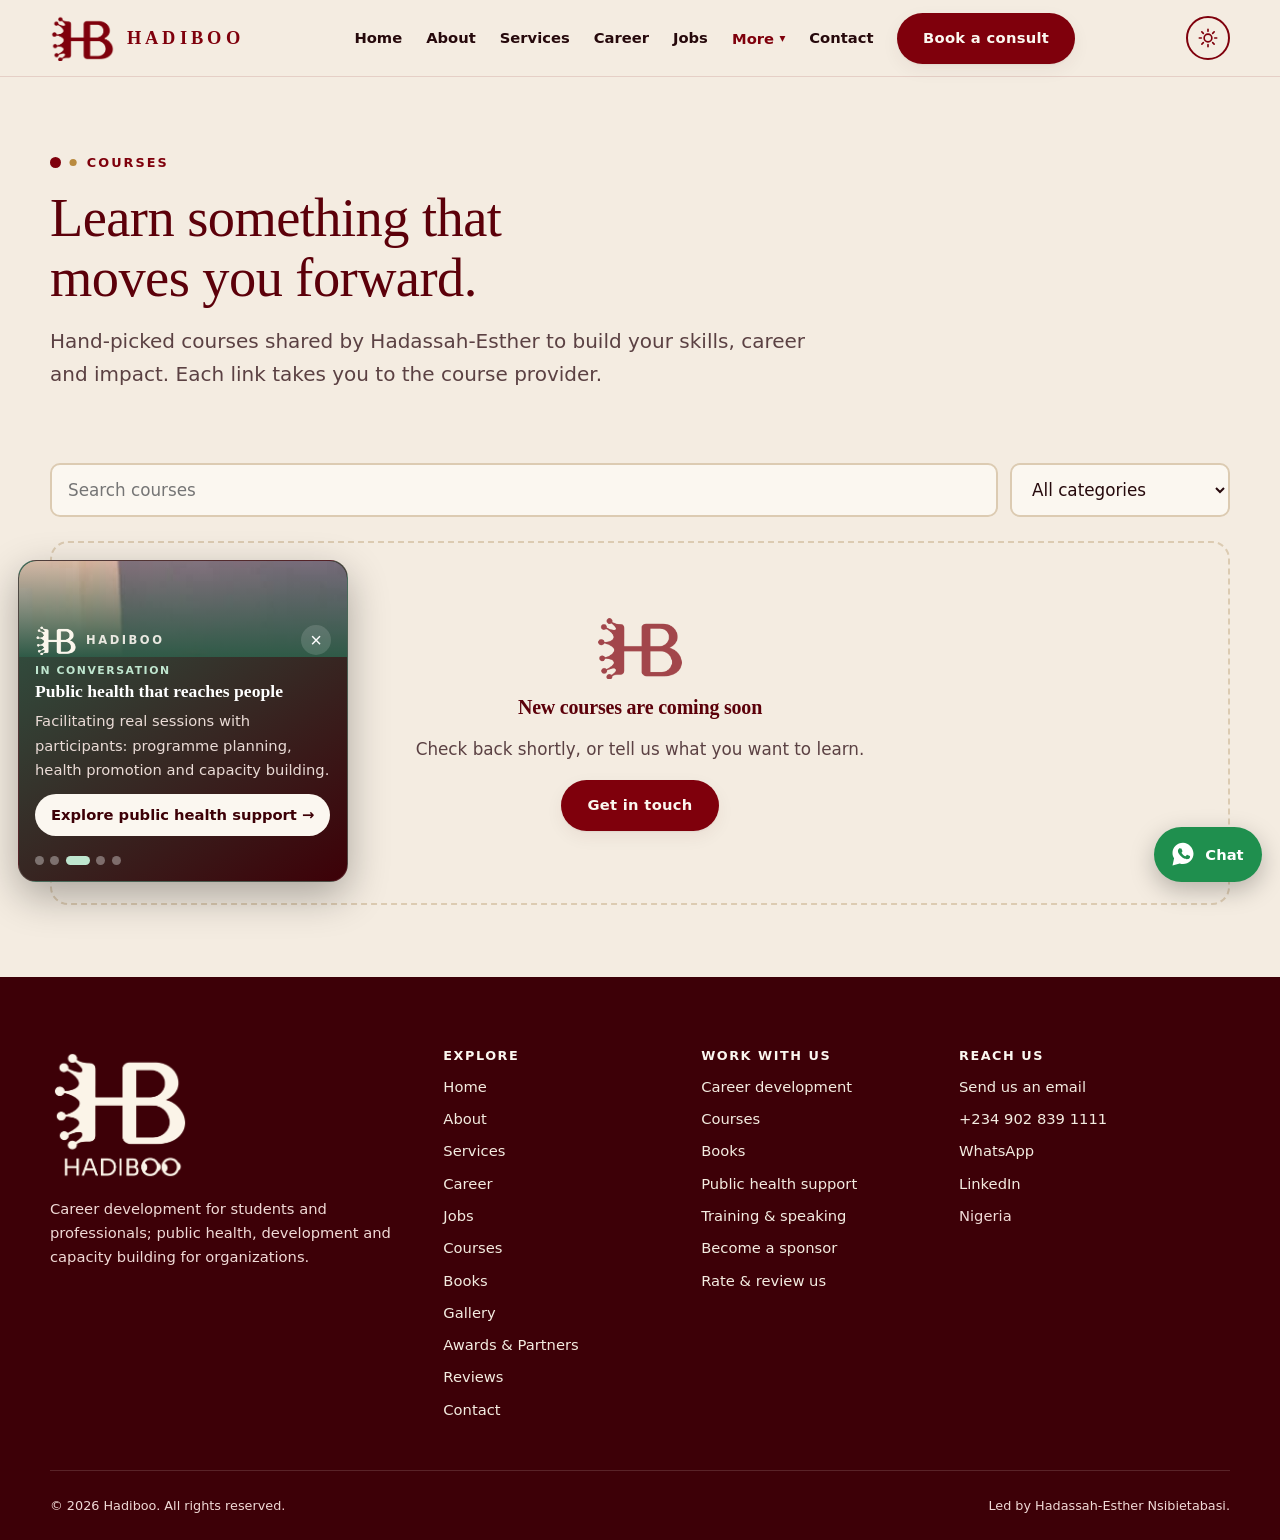
<file: courses.html>
<!doctype html>
<html lang="en">
<head>
<meta charset="utf-8">
<meta name="viewport" content="width=device-width, initial-scale=1">
<title>Courses — Hadiboo</title>
<meta name="description" content="Hand-picked courses to build your skills and career, shared by Hadiboo.">
<meta http-equiv="Content-Security-Policy" content="default-src 'self'; script-src 'self'; style-src 'self' 'unsafe-inline' https://fonts.googleapis.com; font-src https://fonts.gstatic.com; img-src 'self' data: https://*.supabase.co; connect-src 'self' https://*.supabase.co https://formspree.io; form-action 'self' https://formspree.io; frame-src 'none'; worker-src 'none'; manifest-src 'self'; base-uri 'self'; object-src 'none'; upgrade-insecure-requests">
<meta name="referrer" content="strict-origin-when-cross-origin">
<meta name="theme-color" content="#7f000c">
<meta property="og:title" content="Courses — Hadiboo"><meta property="og:description" content="Hand-picked courses to build your skills and career, shared by Hadiboo."><meta property="og:image" content="assets/hadassah.jpg">
<script src="js/theme.js?v=20261126"></script>
<link rel="icon" href="assets/favicon.png">
<link rel="preconnect" href="https://fonts.googleapis.com"><link rel="preconnect" href="https://fonts.gstatic.com" crossorigin>
<link href="https://fonts.googleapis.com/css2?family=Fraunces:ital,opsz,wght@0,9..144,400;0,9..144,500;0,9..144,600;1,9..144,400&family=Manrope:wght@400;500;600;700;800&display=swap" rel="stylesheet">
<link rel="stylesheet" href="css/styles.css?v=20261126">
</head>
<body data-page="courses">
<main id="main">
<section class="page-head"><div class="container reveal"><span class="eyebrow">Courses</span><h1>Learn something that moves you forward.</h1>
<p class="lead">Hand-picked courses shared by Hadassah-Esther to build your skills, career and impact. Each link takes you to the course provider.</p></div></section>
<section class="section" style="padding-top:var(--s5)"><div class="container">
<div class="job-filters" style="display:flex;flex-wrap:wrap;gap:var(--s3);margin-bottom:var(--s5)"><input class="field" id="course-q" type="search" placeholder="Search courses" aria-label="Search courses" style="flex:1 1 220px"><select class="field" id="course-cat" aria-label="Category" style="flex:0 1 220px"><option value="">All categories</option></select></div>
<div class="grid grid-3" id="courses-list" aria-busy="true"></div>
<div class="empty" id="courses-empty" hidden><img src="assets/logo-mark.png" alt=""><h3>New courses are coming soon</h3><p>Check back shortly, or tell us what you want to learn.</p><a class="btn btn--primary" href="contact.html#book">Get in touch</a></div>
</div></section>
</main>
<script src="js/config.js?v=20261126"></script>
<script src="js/supabase-config.js?v=20261126"></script>
<script src="js/site-data.js?v=20261126"></script>
<script src="js/layout.js?v=20261126"></script>
<script src="js/courses.js?v=20261126"></script>
</body>
</html>
</file>
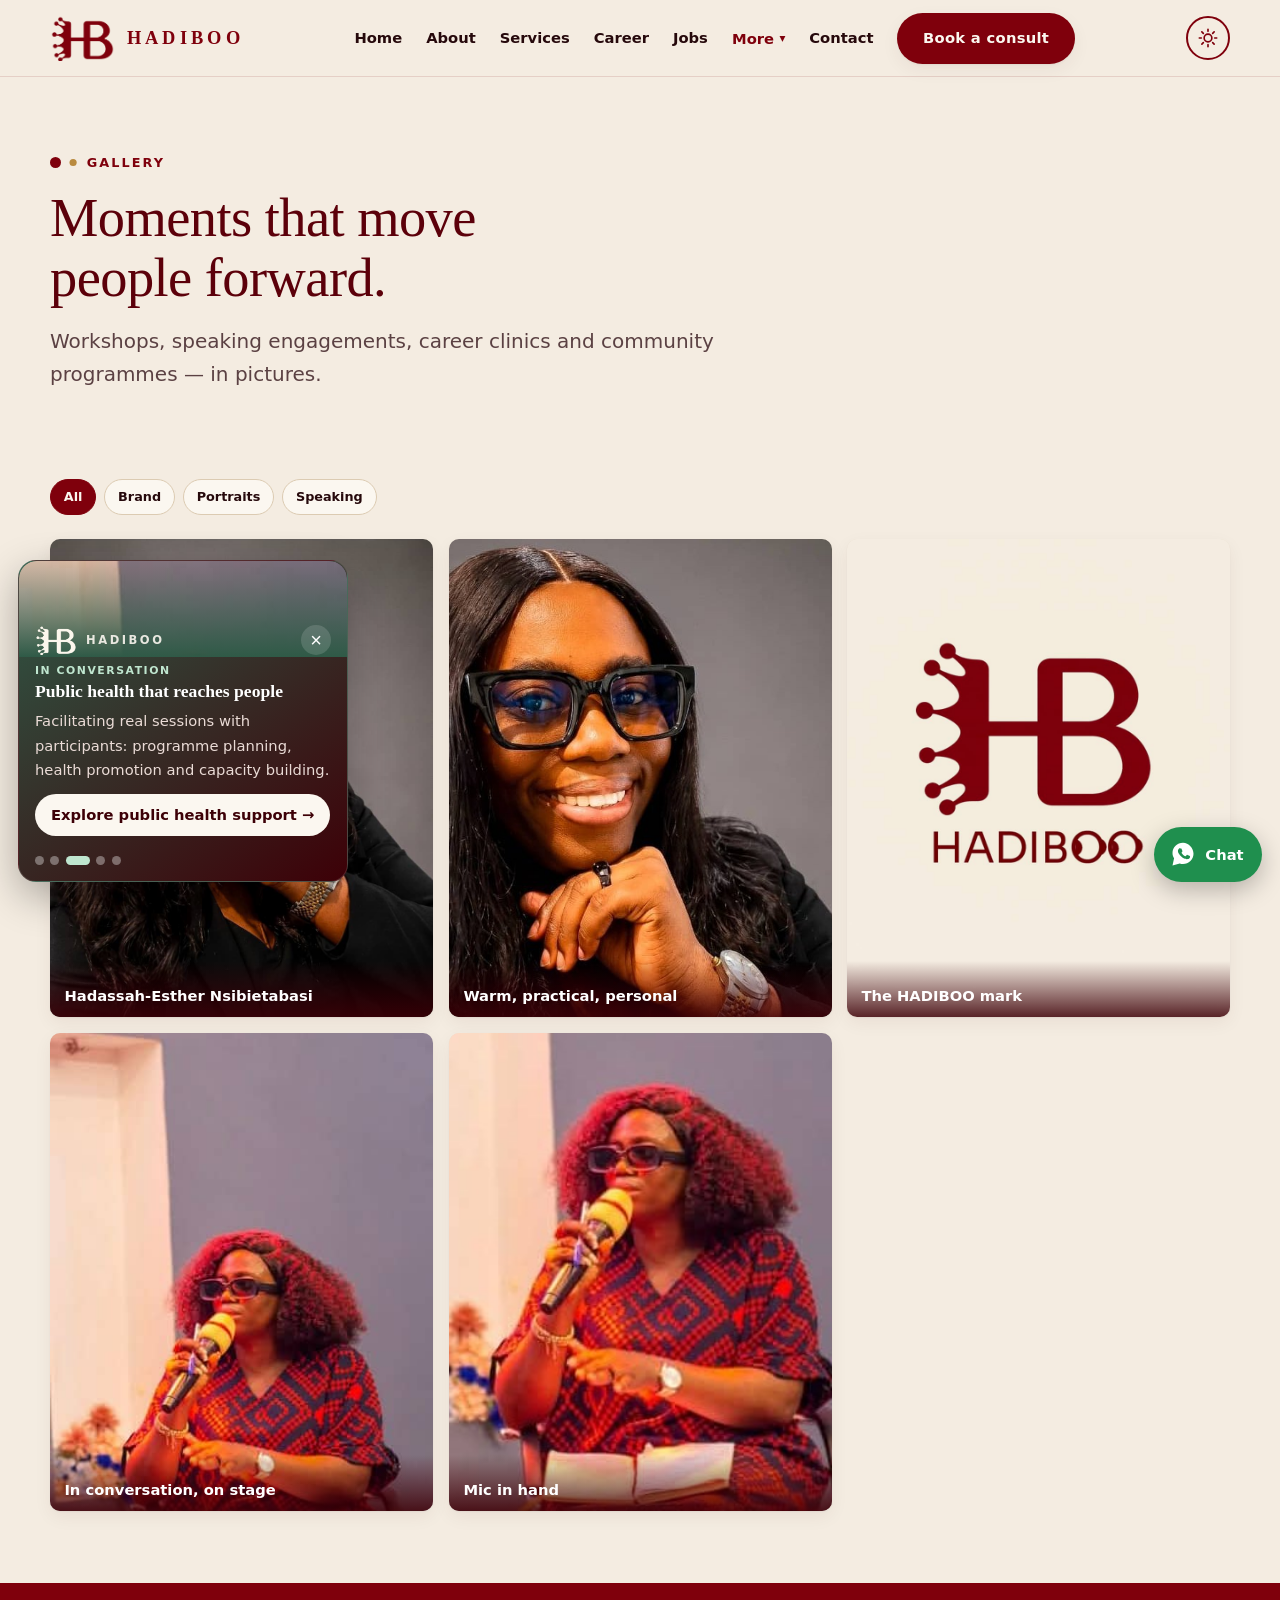
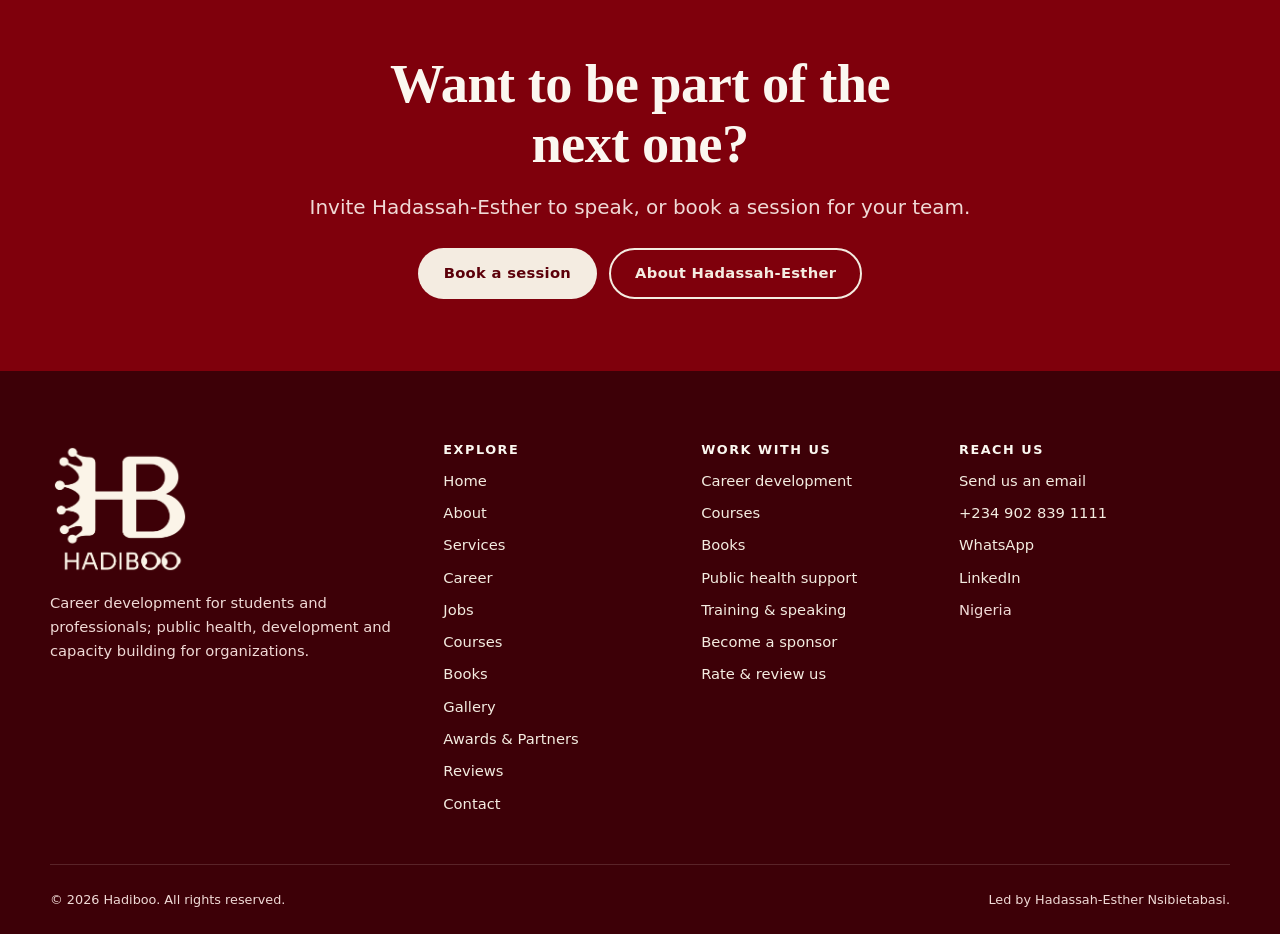
<file: gallery.html>
<!doctype html>
<html lang="en">
<head>
<meta charset="utf-8">
<meta name="viewport" content="width=device-width, initial-scale=1">
<title>Gallery — Hadiboo</title>
<meta name="description" content="Moments from Hadiboo workshops, speaking engagements, career clinics and community programmes.">
<meta http-equiv="Content-Security-Policy" content="default-src 'self'; script-src 'self'; style-src 'self' 'unsafe-inline' https://fonts.googleapis.com; font-src https://fonts.gstatic.com; img-src 'self' data: https://*.supabase.co; connect-src 'self' https://*.supabase.co https://formspree.io; form-action 'self' https://formspree.io; frame-src 'none'; worker-src 'none'; manifest-src 'self'; base-uri 'self'; object-src 'none'; upgrade-insecure-requests">
<meta name="referrer" content="strict-origin-when-cross-origin">
<meta name="theme-color" content="#7f000c">
<meta property="og:title" content="Gallery — Hadiboo"><meta property="og:description" content="Moments from Hadiboo workshops, speaking and community programmes."><meta property="og:image" content="assets/hadassah.jpg">
<script src="js/theme.js?v=20261126"></script>
<link rel="icon" href="assets/favicon.png">
<link rel="preconnect" href="https://fonts.googleapis.com"><link rel="preconnect" href="https://fonts.gstatic.com" crossorigin>
<link href="https://fonts.googleapis.com/css2?family=Fraunces:ital,opsz,wght@0,9..144,400;0,9..144,500;0,9..144,600;1,9..144,400&family=Manrope:wght@400;500;600;700;800&display=swap" rel="stylesheet">
<link rel="stylesheet" href="css/styles.css?v=20261126">
</head>
<body data-page="gallery">
<main id="main">
<section class="page-head"><div class="container reveal"><span class="eyebrow">Gallery</span><h1>Moments that move people forward.</h1>
<p class="lead">Workshops, speaking engagements, career clinics and community programmes — in pictures.</p></div></section>
<section class="section" style="padding-top:var(--s5)"><div class="container">
<div class="chips" id="gallery-filters" hidden style="margin-bottom:var(--s5)"></div>
<div class="gallery" id="gallery-grid" aria-busy="true" aria-label="Photo gallery"></div>
<div class="empty" id="gallery-status" hidden><img src="assets/logo-mark.png" alt=""><h3>Photos are on the way</h3><p>New moments from our sessions and programmes will appear here soon.</p></div>
</div></section>
<section class="section section--maroon cta"><div class="container reveal"><h2>Want to be part of the next one?</h2><p class="lead" style="margin-inline:auto">Invite Hadassah-Esther to speak, or book a session for your team.</p><div class="btn-row"><a class="btn btn--light" href="contact.html#book">Book a session</a><a class="btn btn--outline-light" href="about.html">About Hadassah-Esther</a></div></div></section>
</main>
<script src="js/config.js?v=20261126"></script>
<script src="js/supabase-config.js?v=20261126"></script>
<script src="js/site-data.js?v=20261126"></script>
<script src="js/layout.js?v=20261126"></script>
<script src="js/lightbox.js?v=20261126"></script>
<script src="js/gallery.js?v=20261126"></script>
</body>
</html>
</file>
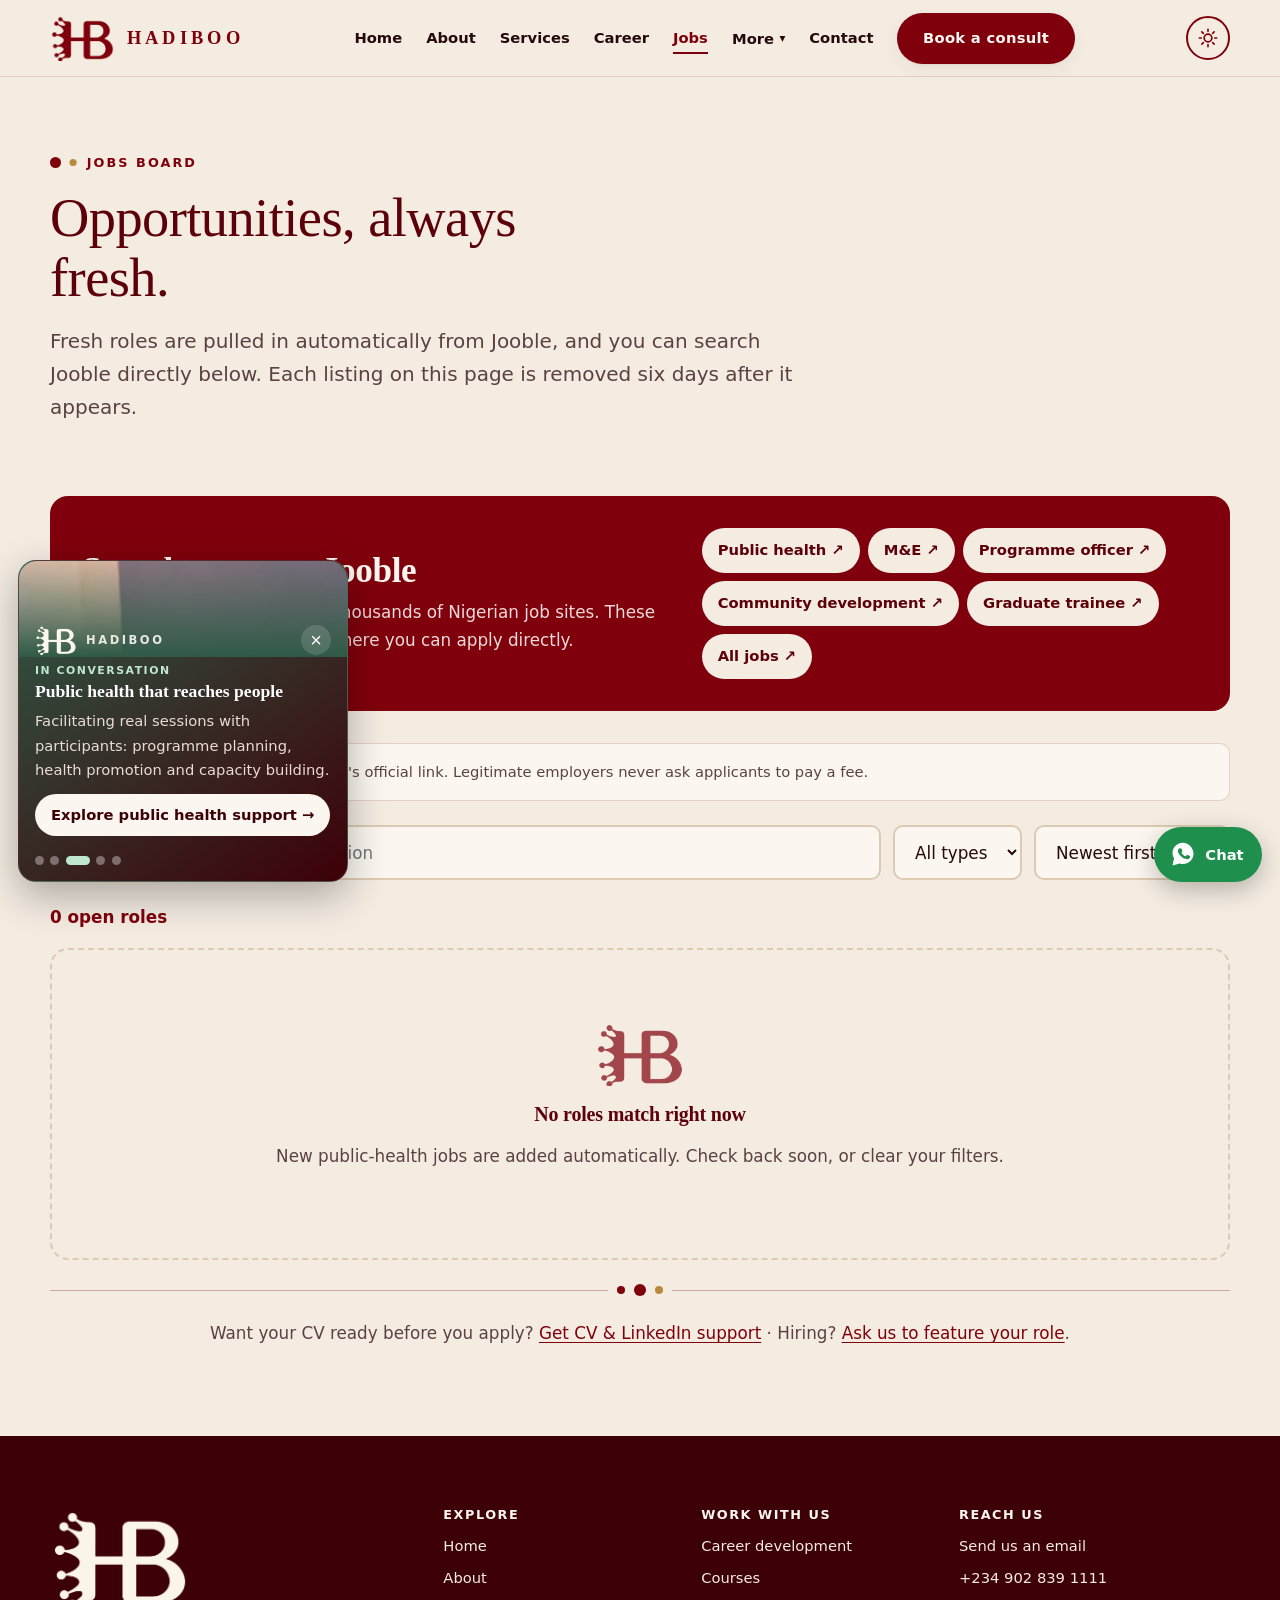
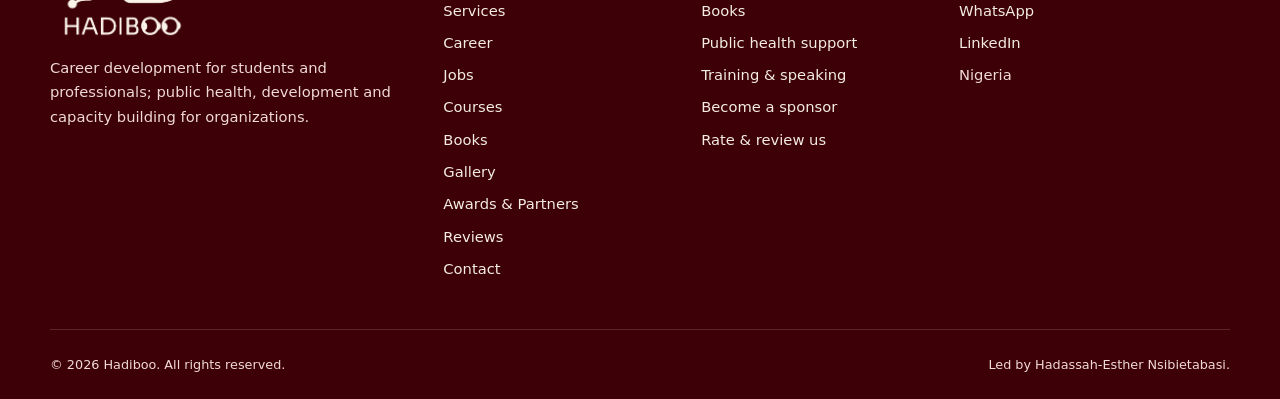
<file: jobs.html>
<!doctype html>
<html lang="en">
<head>
<meta charset="utf-8">
<meta name="viewport" content="width=device-width, initial-scale=1">
<title>Health Jobs — Hadiboo</title>
<meta name="description" content="Live public health job opportunities, added automatically and removed after six days.">
<meta http-equiv="Content-Security-Policy" content="default-src 'self'; script-src 'self'; style-src 'self' 'unsafe-inline' https://fonts.googleapis.com; font-src https://fonts.gstatic.com; img-src 'self' data: https://*.supabase.co; connect-src 'self' https://*.supabase.co https://formspree.io; form-action 'self' https://formspree.io; frame-src 'none'; worker-src 'none'; manifest-src 'self'; base-uri 'self'; object-src 'none'; upgrade-insecure-requests">
<meta name="referrer" content="strict-origin-when-cross-origin">
<meta name="theme-color" content="#7f000c">
<script src="js/theme.js?v=20261126"></script>
<link rel="icon" href="assets/favicon.png">
<link rel="preconnect" href="https://fonts.googleapis.com"><link rel="preconnect" href="https://fonts.gstatic.com" crossorigin>
<link href="https://fonts.googleapis.com/css2?family=Fraunces:ital,opsz,wght@0,9..144,400;0,9..144,500;0,9..144,600;1,9..144,400&family=Manrope:wght@400;500;600;700;800&display=swap" rel="stylesheet">
<link rel="stylesheet" href="css/styles.css?v=20261126">
</head>
<body data-page="jobs">
<main id="main">

<section class="page-head"><div class="container reveal"><span class="eyebrow">Jobs board</span><h1>Opportunities, always fresh.</h1>
<p class="lead">Fresh roles are pulled in automatically from Jooble, and you can search Jooble directly below. Each listing on this page is removed six days after it appears.</p></div></section>
<section class="section" style="padding-top:var(--s5)"><div class="container">
<div class="jb reveal"><div><h2>Search more on Jooble</h2><p>Jooble gathers openings from thousands of Nigerian job sites. These shortcuts open live searches where you can apply directly.</p></div>
<div class="links"><a href="https://ng.jooble.org/SearchResult?ukw=public%20health" target="_blank" rel="noopener noreferrer">Public health ↗</a><a href="https://ng.jooble.org/SearchResult?ukw=monitoring%20and%20evaluation" target="_blank" rel="noopener noreferrer">M&amp;E ↗</a><a href="https://ng.jooble.org/SearchResult?ukw=programme%20officer" target="_blank" rel="noopener noreferrer">Programme officer ↗</a><a href="https://ng.jooble.org/SearchResult?ukw=community%20development" target="_blank" rel="noopener noreferrer">Community development ↗</a><a href="https://ng.jooble.org/SearchResult?ukw=graduate%20trainee" target="_blank" rel="noopener noreferrer">Graduate trainee ↗</a><a href="https://ng.jooble.org/" target="_blank" rel="noopener noreferrer">All jobs ↗</a></div></div>
<div class="notice" style="margin-bottom:1.5rem">Apply only through the employer's official link. Legitimate employers never ask applicants to pay a fee.</div>
<div class="jobs-bar"><input id="job-q" class="field" type="search" placeholder="Search title, organisation or location" aria-label="Search jobs">
<select id="job-type" class="field" aria-label="Job type"><option value="">All types</option></select>
<select id="job-sort" class="field" aria-label="Sort jobs"><option value="newest">Newest first</option><option value="expiring">Expiring soonest</option></select></div>
<p id="jobs-count" aria-live="polite" style="font-weight:700;color:var(--maroon-700)"></p>
<div id="jobs-list"><div class="empty">Loading roles…</div></div>
<div class="beads" aria-hidden="true"><i></i><i></i><i></i></div>
<p style="text-align:center;color:var(--ink-soft)">Want your CV ready before you apply? <a href="contact.html?topic=CV%2C%20Cover%20Letter%20%26%20LinkedIn%20Optimization#book">Get CV &amp; LinkedIn support</a> · Hiring? <a href="contact.html?topic=Job%20listing#book">Ask us to feature your role</a>.</p>
</div></section>
</main>
<script src="js/config.js?v=20261126"></script>
<script src="js/supabase-config.js?v=20261126"></script>
<script src="js/site-data.js?v=20261126"></script>
<script src="js/layout.js?v=20261126"></script>
<script src="js/jobs.js?v=20261126"></script>
</body>
</html>
</file>
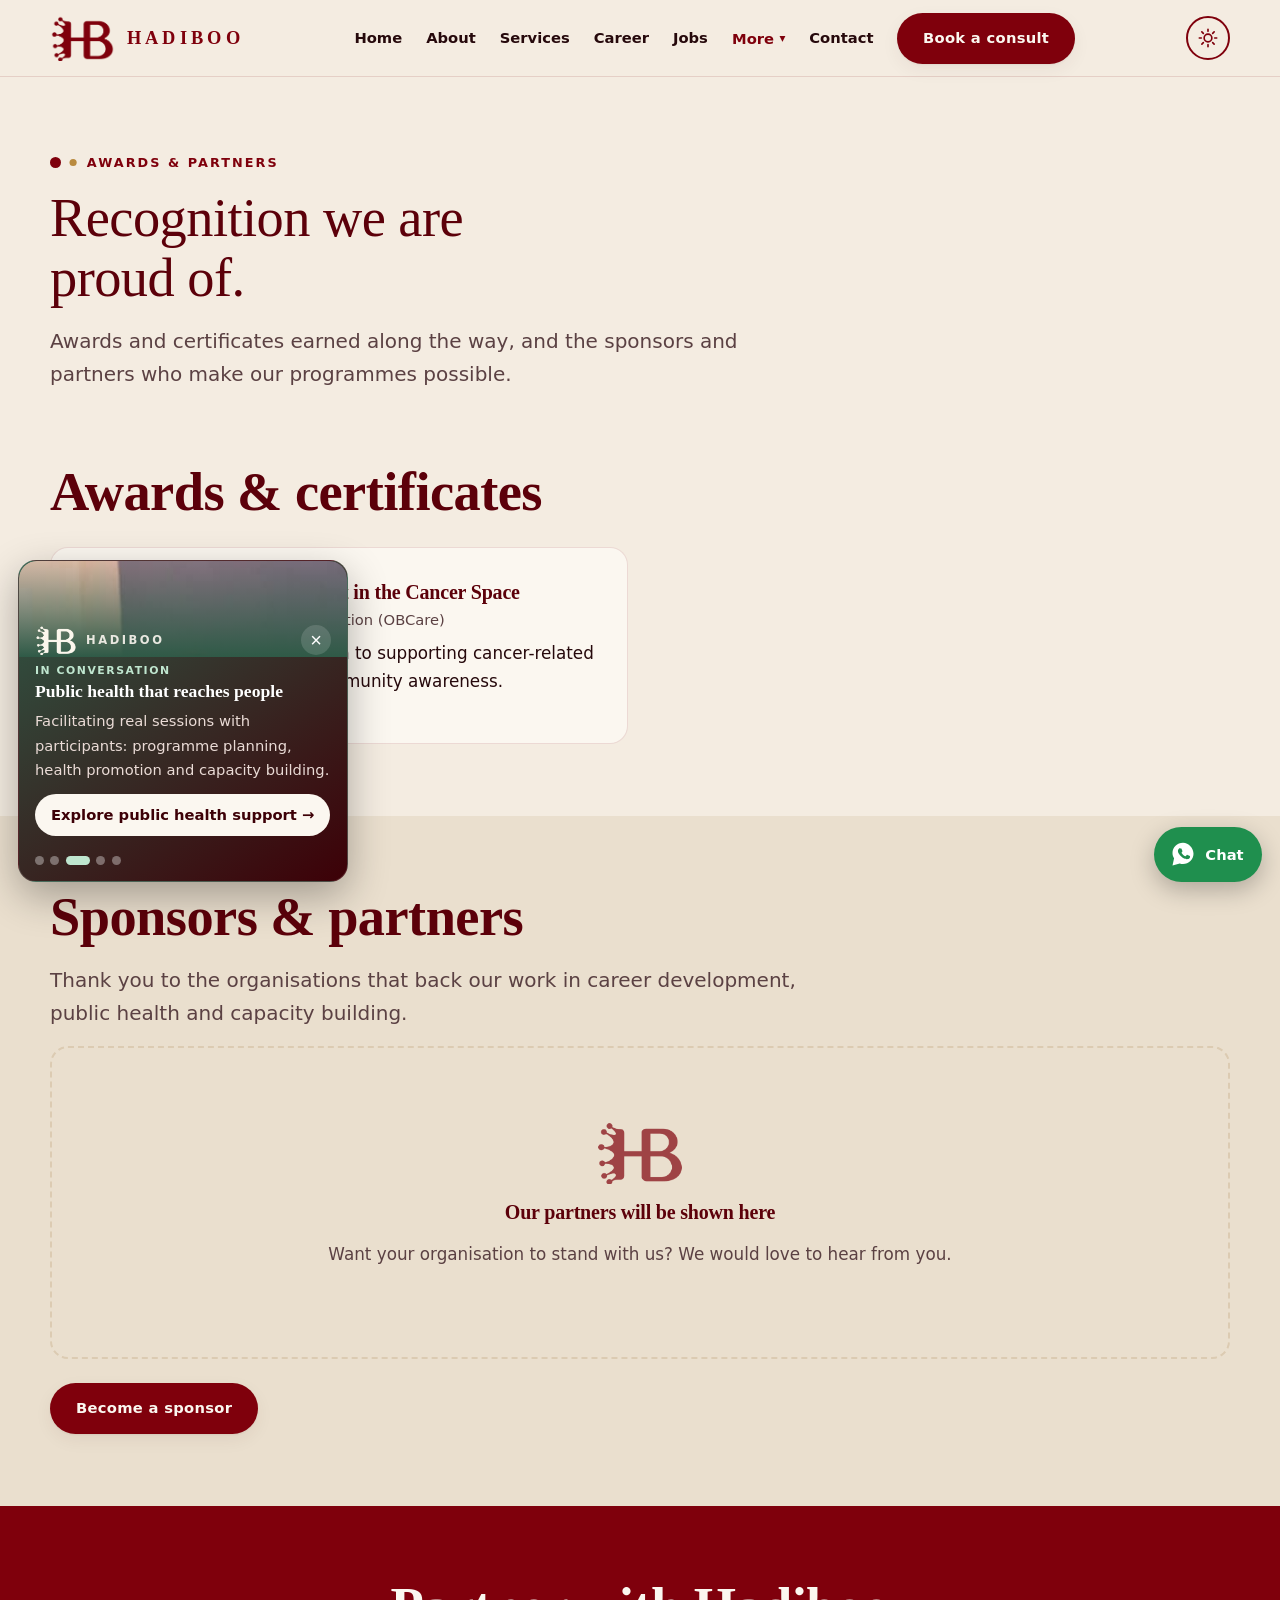
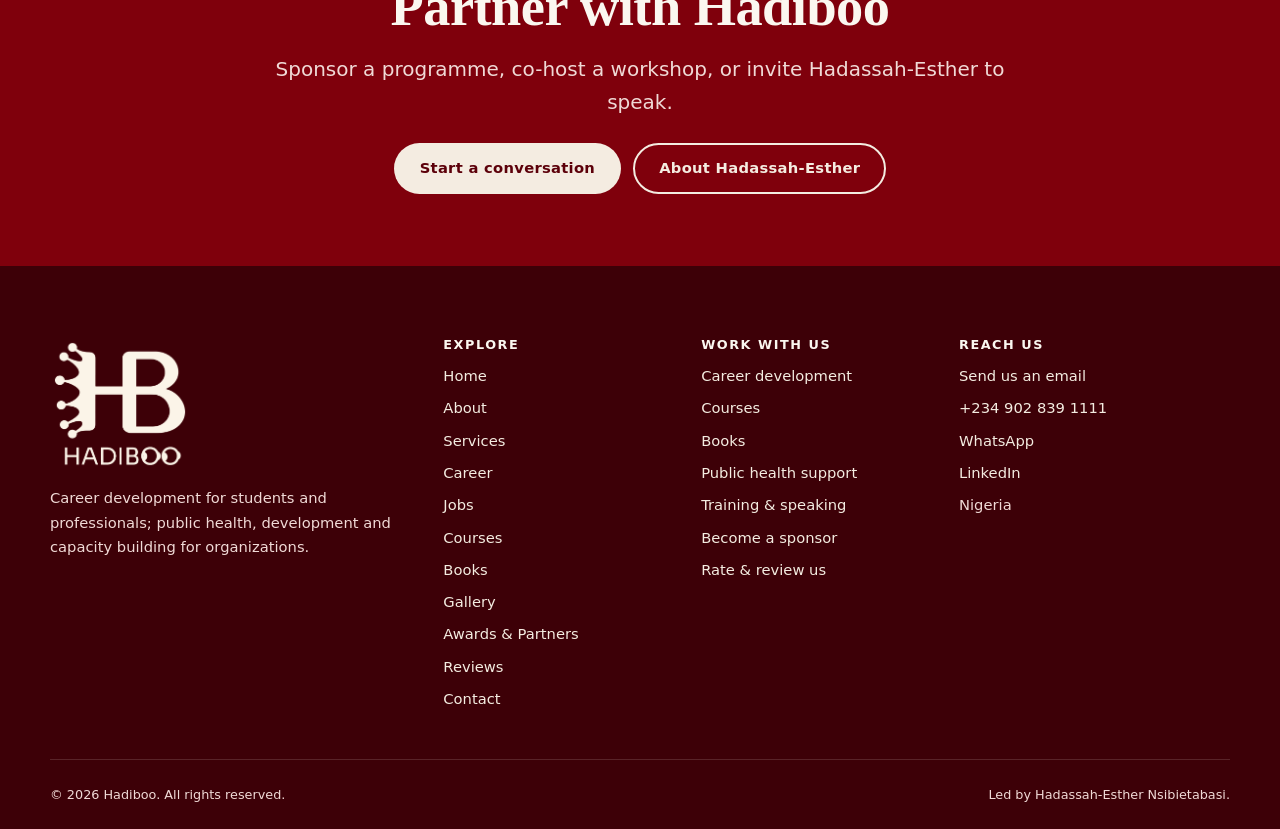
<file: recognition.html>
<!doctype html>
<html lang="en">
<head>
<meta charset="utf-8">
<meta name="viewport" content="width=device-width, initial-scale=1">
<title>Awards &amp; Partners — Hadiboo</title>
<meta name="description" content="Awards, certificates and the sponsors and partners who make Hadiboo programmes possible.">
<meta http-equiv="Content-Security-Policy" content="default-src 'self'; script-src 'self'; style-src 'self' 'unsafe-inline' https://fonts.googleapis.com; font-src https://fonts.gstatic.com; img-src 'self' data: https://*.supabase.co; connect-src 'self' https://*.supabase.co https://formspree.io; form-action 'self' https://formspree.io; frame-src 'none'; worker-src 'none'; manifest-src 'self'; base-uri 'self'; object-src 'none'; upgrade-insecure-requests">
<meta name="referrer" content="strict-origin-when-cross-origin">
<meta name="theme-color" content="#7f000c">
<meta property="og:title" content="Awards &amp; Partners — Hadiboo"><meta property="og:description" content="Awards, certificates and the sponsors and partners who make Hadiboo programmes possible."><meta property="og:image" content="assets/hadassah.jpg">
<script src="js/theme.js?v=20261126"></script>
<link rel="icon" href="assets/favicon.png">
<link rel="preconnect" href="https://fonts.googleapis.com"><link rel="preconnect" href="https://fonts.gstatic.com" crossorigin>
<link href="https://fonts.googleapis.com/css2?family=Fraunces:ital,opsz,wght@0,9..144,400;0,9..144,500;0,9..144,600;1,9..144,400&family=Manrope:wght@400;500;600;700;800&display=swap" rel="stylesheet">
<link rel="stylesheet" href="css/styles.css?v=20261126">
</head>
<body data-page="recognition">
<main id="main">
<section class="page-head"><div class="container reveal"><span class="eyebrow">Awards &amp; Partners</span><h1>Recognition we are proud of.</h1>
<p class="lead">Awards and certificates earned along the way, and the sponsors and partners who make our programmes possible.</p></div></section>
<section class="section" style="padding-top:var(--s5)" id="awards"><div class="container">
<h2>Awards &amp; certificates</h2>
<div class="awards" id="awards-list" aria-busy="true" style="margin-top:var(--s5)"></div>
</div></section>
<section class="section section--cream2" id="sponsors"><div class="container">
<h2>Sponsors &amp; partners</h2>
<p class="lead">Thank you to the organisations that back our work in career development, public health and capacity building.</p>
<div class="sponsors" id="sponsors-list" aria-busy="true" style="margin-top:var(--s5)"></div>
<div class="empty" id="sponsors-empty" hidden><img src="assets/logo-mark.png" alt=""><h3>Our partners will be shown here</h3><p>Want your organisation to stand with us? We would love to hear from you.</p></div>
<div class="btn-row" style="margin-top:var(--s5)"><a class="btn btn--primary" href="contact.html?topic=Sponsorship#book">Become a sponsor</a></div>
</div></section>
<section class="section section--maroon cta"><div class="container reveal"><h2>Partner with Hadiboo</h2><p class="lead" style="margin-inline:auto">Sponsor a programme, co-host a workshop, or invite Hadassah-Esther to speak.</p><div class="btn-row"><a class="btn btn--light" href="contact.html#book">Start a conversation</a><a class="btn btn--outline-light" href="about.html">About Hadassah-Esther</a></div></div></section>
</main>
<script src="js/config.js?v=20261126"></script>
<script src="js/supabase-config.js?v=20261126"></script>
<script src="js/site-data.js?v=20261126"></script>
<script src="js/layout.js?v=20261126"></script>
<script src="js/lightbox.js?v=20261126"></script>
<script src="js/recognition.js?v=20261126"></script>
</body>
</html>
</file>
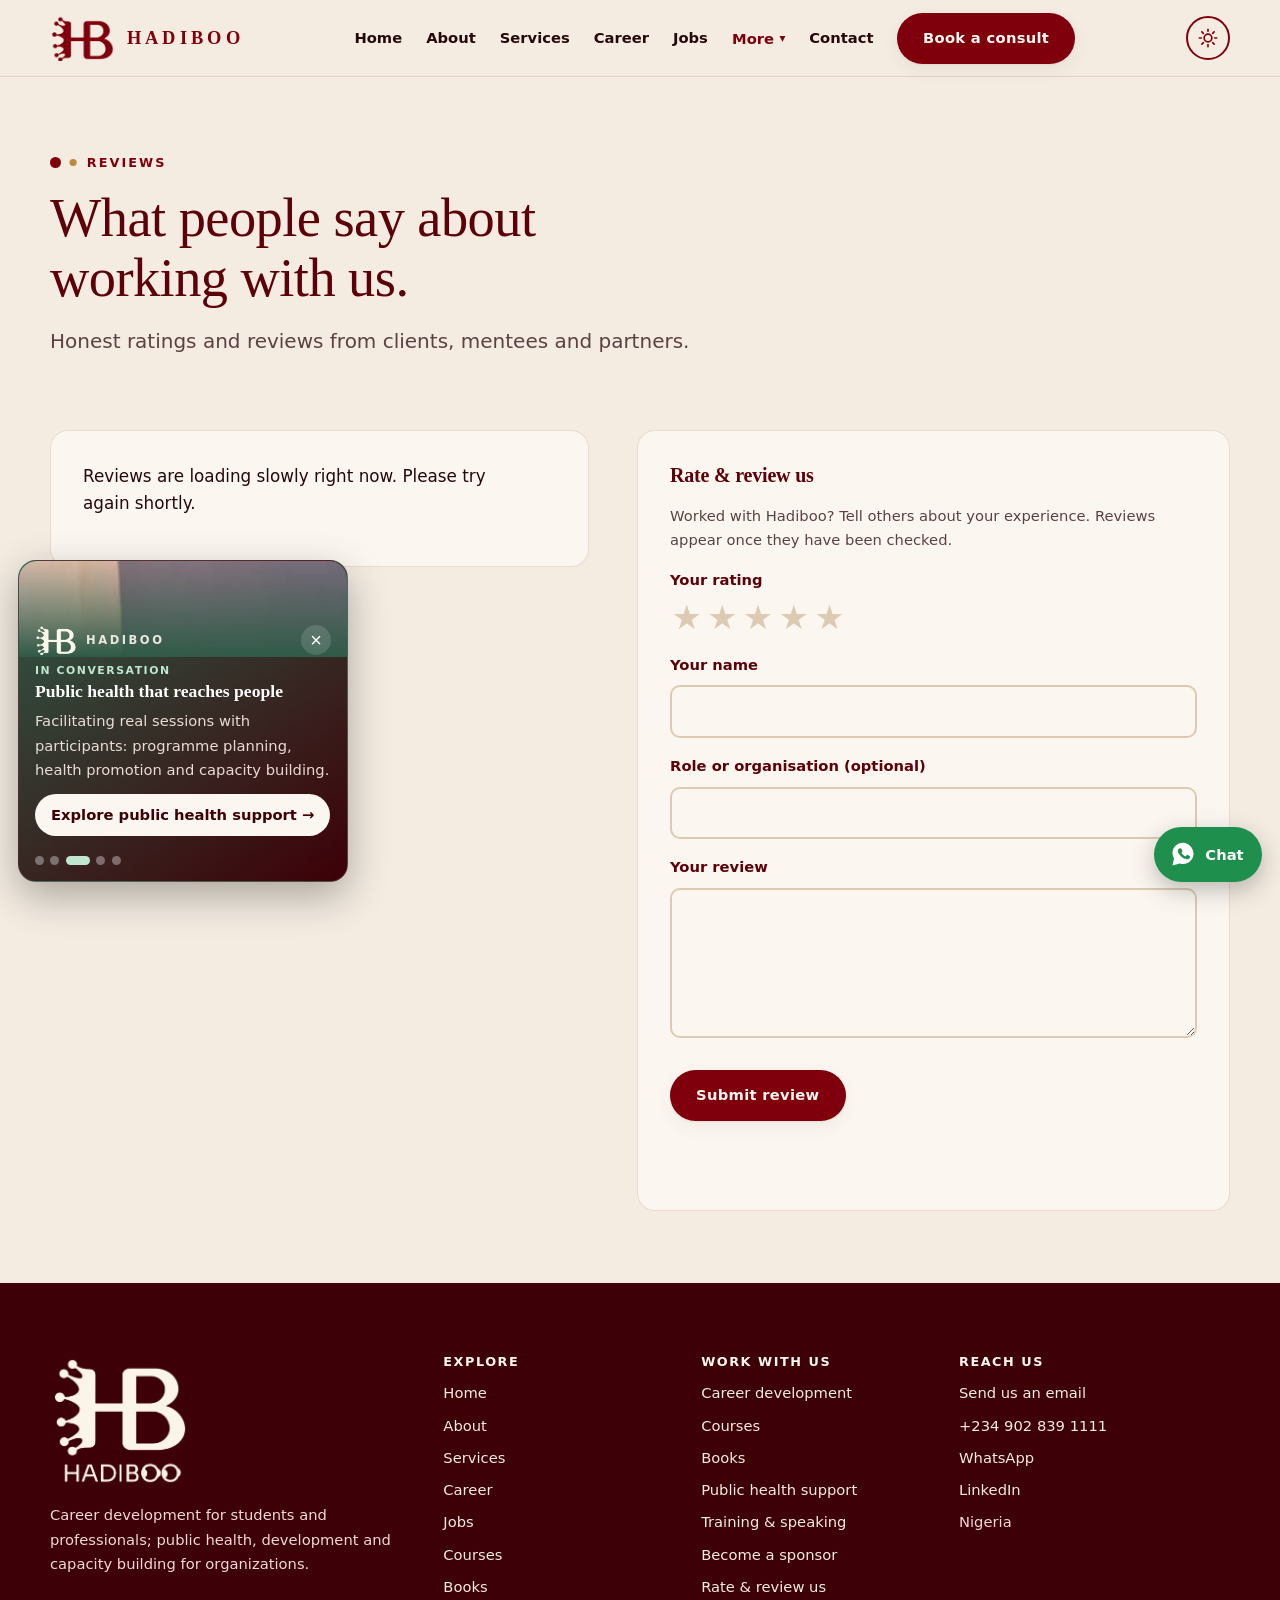
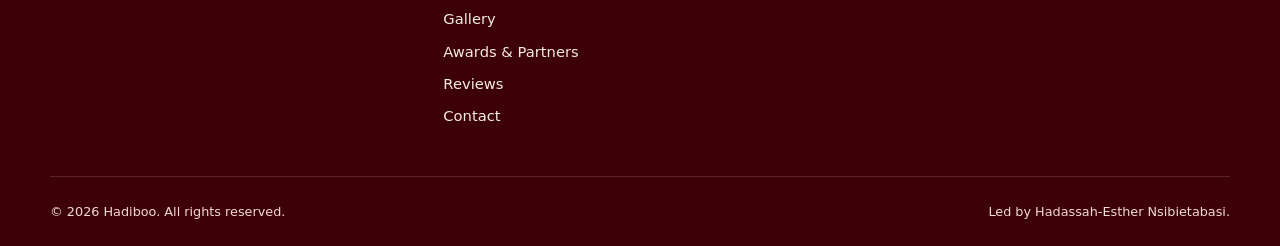
<file: reviews.html>
<!doctype html>
<html lang="en">
<head>
<meta charset="utf-8">
<meta name="viewport" content="width=device-width, initial-scale=1">
<title>Reviews — Hadiboo</title>
<meta name="description" content="Read and share ratings and reviews of Hadiboo programmes, mentorship and consulting.">
<meta http-equiv="Content-Security-Policy" content="default-src 'self'; script-src 'self'; style-src 'self' 'unsafe-inline' https://fonts.googleapis.com; font-src https://fonts.gstatic.com; img-src 'self' data: https://*.supabase.co; connect-src 'self' https://*.supabase.co https://formspree.io; form-action 'self' https://formspree.io; frame-src 'none'; worker-src 'none'; manifest-src 'self'; base-uri 'self'; object-src 'none'; upgrade-insecure-requests">
<meta name="referrer" content="strict-origin-when-cross-origin">
<meta name="theme-color" content="#7f000c">
<meta property="og:title" content="Reviews — Hadiboo"><meta property="og:description" content="Read and share ratings and reviews of Hadiboo programmes, mentorship and consulting."><meta property="og:image" content="assets/hadassah.jpg">
<script src="js/theme.js?v=20261126"></script>
<link rel="icon" href="assets/favicon.png">
<link rel="preconnect" href="https://fonts.googleapis.com"><link rel="preconnect" href="https://fonts.gstatic.com" crossorigin>
<link href="https://fonts.googleapis.com/css2?family=Fraunces:ital,opsz,wght@0,9..144,400;0,9..144,500;0,9..144,600;1,9..144,400&family=Manrope:wght@400;500;600;700;800&display=swap" rel="stylesheet">
<link rel="stylesheet" href="css/styles.css?v=20261126">
</head>
<body data-page="reviews">
<main id="main">
<section class="page-head"><div class="container reveal"><span class="eyebrow">Reviews</span><h1>What people say about working with us.</h1>
<p class="lead">Honest ratings and reviews from clients, mentees and partners.</p></div></section>
<section class="section" style="padding-top:var(--s5)"><div class="container split">
<div>
<div class="card rating-summary" id="reviews-summary" style="margin-bottom:var(--s5)"><p>Loading reviews…</p></div>
<div id="reviews-list" aria-busy="true" aria-live="polite"></div>
<div class="btn-row"><button class="btn btn--ghost" id="reviews-more" type="button" hidden>Show more reviews</button></div>
</div>
<aside><form id="review-form" class="card" novalidate>
<h3>Rate &amp; review us</h3>
<p style="color:var(--ink-soft);font-size:var(--fs-sm)">Worked with Hadiboo? Tell others about your experience. Reviews appear once they have been checked.</p>
<fieldset class="rate-input"><legend>Your rating</legend><div class="stars-pick">
<input type="radio" name="rating" id="r5" value="5"><label for="r5" title="5 stars" aria-label="5 stars">★</label>
<input type="radio" name="rating" id="r4" value="4"><label for="r4" title="4 stars" aria-label="4 stars">★</label>
<input type="radio" name="rating" id="r3" value="3"><label for="r3" title="3 stars" aria-label="3 stars">★</label>
<input type="radio" name="rating" id="r2" value="2"><label for="r2" title="2 stars" aria-label="2 stars">★</label>
<input type="radio" name="rating" id="r1" value="1"><label for="r1" title="1 star" aria-label="1 star">★</label></div></fieldset>
<label for="rv-name">Your name</label><input class="field" id="rv-name" name="name" maxlength="80" required autocomplete="name">
<label for="rv-role">Role or organisation (optional)</label><input class="field" id="rv-role" name="role" maxlength="80">
<label for="rv-comment">Your review</label><textarea class="field" id="rv-comment" name="comment" maxlength="600" required></textarea>
<input type="text" name="website" tabindex="-1" autocomplete="off" style="position:absolute;left:-9999px" aria-hidden="true">
<div class="btn-row"><button class="btn btn--primary" type="submit">Submit review</button></div>
<p id="review-msg" class="form-status" role="status" aria-live="polite"></p>
</form></aside>
</div></section>
</main>
<script src="js/config.js?v=20261126"></script>
<script src="js/supabase-config.js?v=20261126"></script>
<script src="js/site-data.js?v=20261126"></script>
<script src="js/layout.js?v=20261126"></script>
<script src="js/reviews.js?v=20261126"></script>
</body>
</html>
</file>
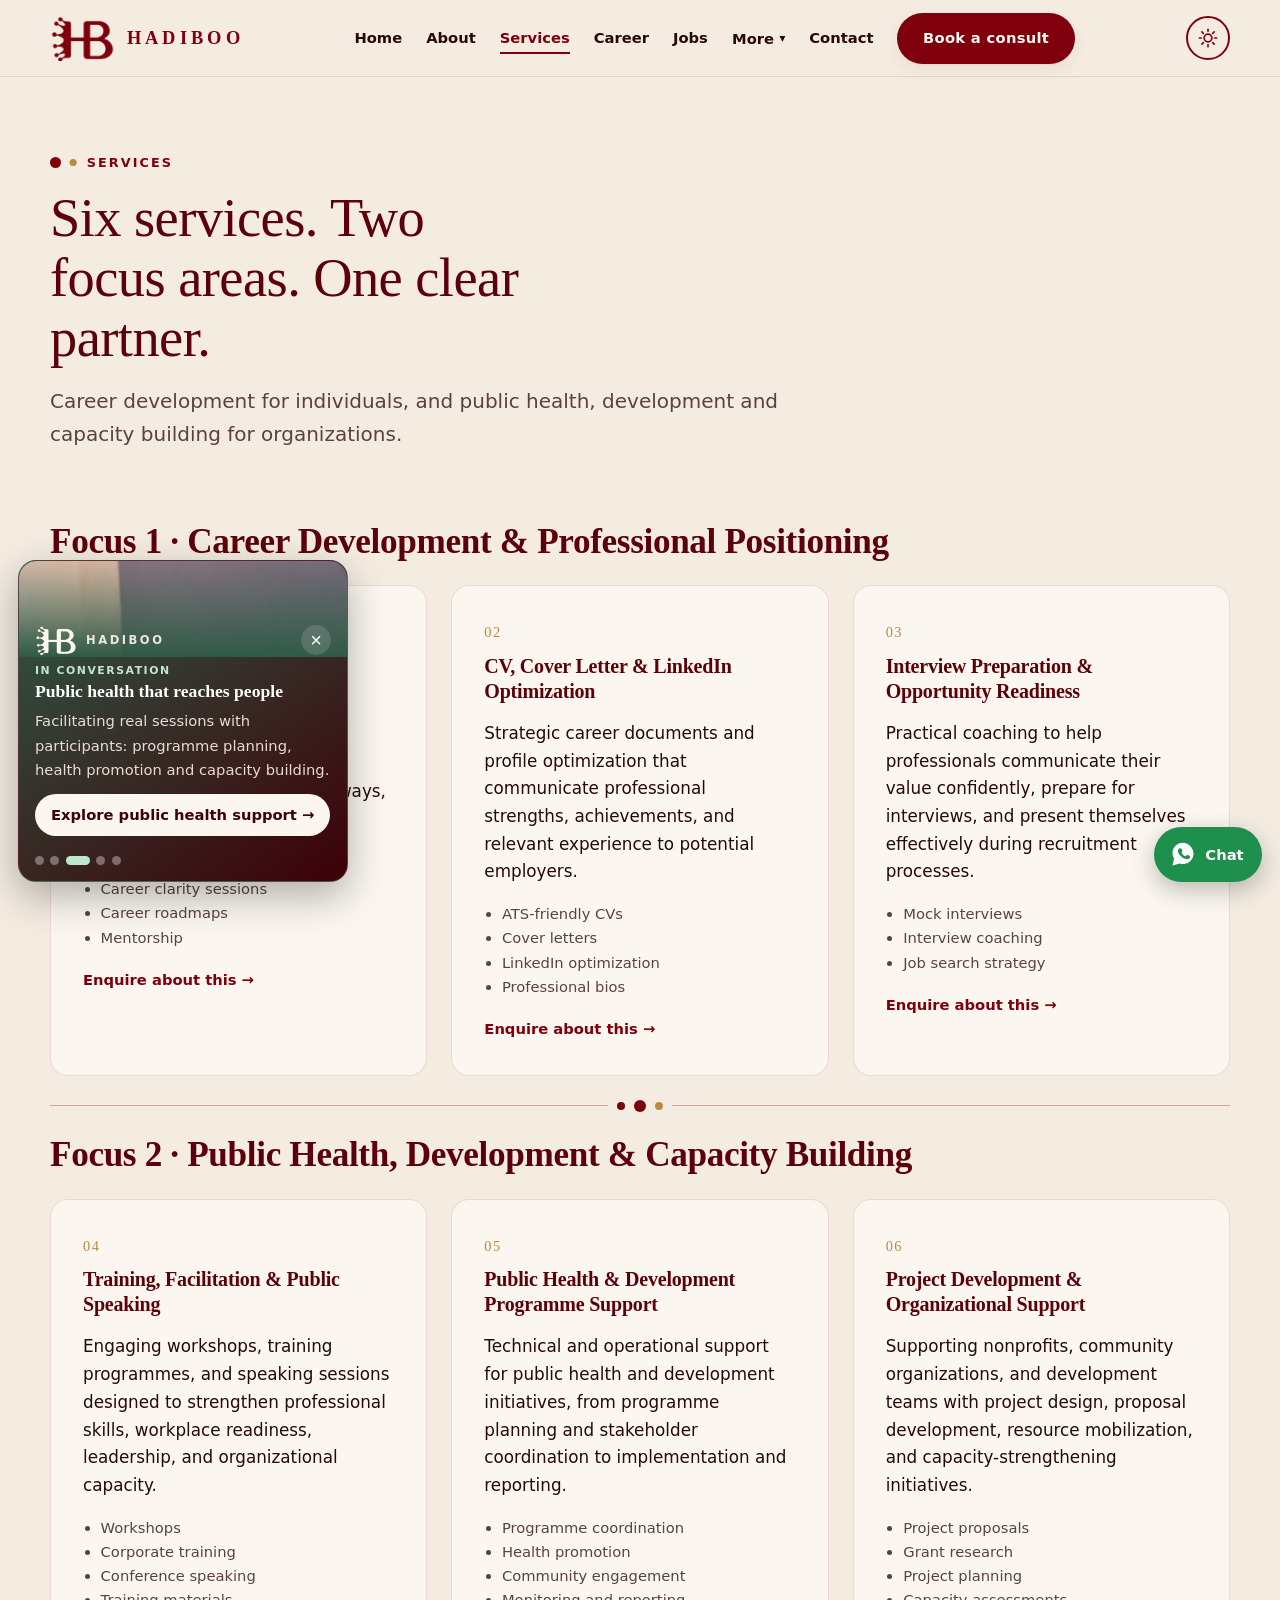
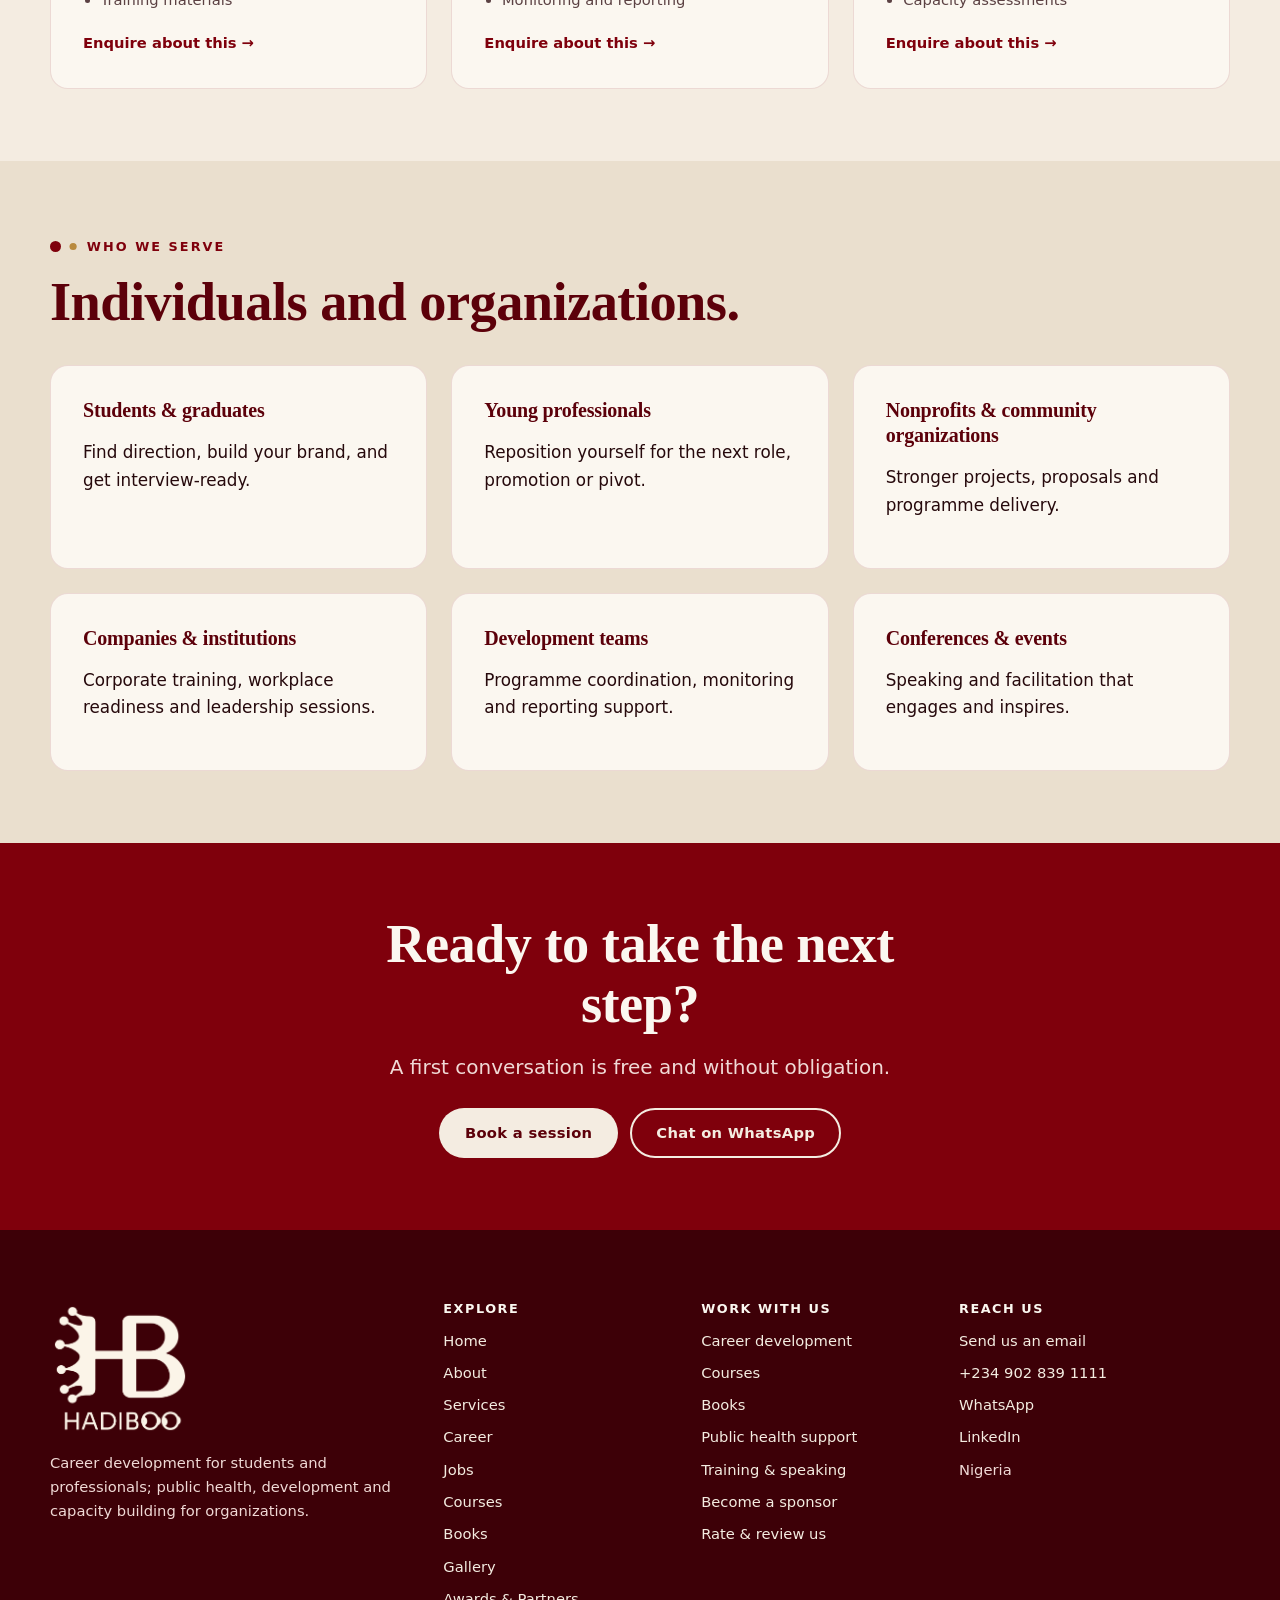
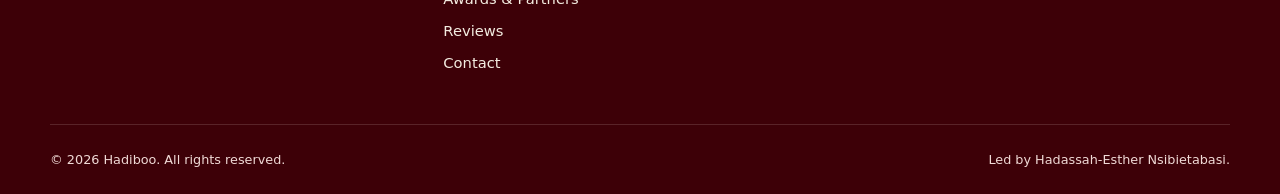
<file: services.html>
<!doctype html>
<html lang="en">
<head>
<meta charset="utf-8">
<meta name="viewport" content="width=device-width, initial-scale=1">
<title>Services — Hadiboo</title>
<meta name="description" content="Career clarity, CV and LinkedIn optimization, interview preparation, training, public health programme support and project development.">
<meta http-equiv="Content-Security-Policy" content="default-src 'self'; script-src 'self'; style-src 'self' 'unsafe-inline' https://fonts.googleapis.com; font-src https://fonts.gstatic.com; img-src 'self' data: https://*.supabase.co; connect-src 'self' https://*.supabase.co https://formspree.io; form-action 'self' https://formspree.io; frame-src 'none'; worker-src 'none'; manifest-src 'self'; base-uri 'self'; object-src 'none'; upgrade-insecure-requests">
<meta name="referrer" content="strict-origin-when-cross-origin">
<meta name="theme-color" content="#7f000c">
<meta property="og:title" content="Services — Hadiboo"><meta property="og:description" content="Career clarity, CV and LinkedIn optimization, interview preparation, training, public health programme support and project development."><meta property="og:image" content="assets/logo-original.jpg">
<script src="js/theme.js?v=20261126"></script>
<link rel="icon" href="assets/favicon.png">
<link rel="preconnect" href="https://fonts.googleapis.com"><link rel="preconnect" href="https://fonts.gstatic.com" crossorigin>
<link href="https://fonts.googleapis.com/css2?family=Fraunces:ital,opsz,wght@0,9..144,400;0,9..144,500;0,9..144,600;1,9..144,400&family=Manrope:wght@400;500;600;700;800&display=swap" rel="stylesheet">
<link rel="stylesheet" href="css/styles.css?v=20261126">
</head>
<body data-page="services">
<main id="main">

<section class="page-head"><div class="container reveal"><span class="eyebrow">Services</span><h1>Six services. Two focus areas. One clear partner.</h1><p class="lead">Career development for individuals, and public health, development and capacity building for organizations.</p></div></section>
<section class="section" style="padding-top:var(--s5)"><div class="container">
<div class="reveal"><h2 style="font-size:var(--fs-xl)">Focus 1 · Career Development &amp; Professional Positioning</h2></div>
<div class="grid grid-3" style="margin-top:1.5rem"><article class="card reveal" id="s1"><span class="num">01</span><h3 style="margin-top:.5rem">Career Clarity & Mentorship</h3><p>Personalized guidance to help students, graduates, and professionals identify their strengths, explore career pathways, set achievable goals, and make informed career decisions.</p><ul><li>Career clarity sessions</li><li>Career roadmaps</li><li>Mentorship</li></ul><a class="more" href="contact.html?topic=Career%20Clarity%20%26%20Mentorship#book">Enquire about this</a></article><article class="card reveal" id="s2"><span class="num">02</span><h3 style="margin-top:.5rem">CV, Cover Letter & LinkedIn Optimization</h3><p>Strategic career documents and profile optimization that communicate professional strengths, achievements, and relevant experience to potential employers.</p><ul><li>ATS-friendly CVs</li><li>Cover letters</li><li>LinkedIn optimization</li><li>Professional bios</li></ul><a class="more" href="contact.html?topic=CV%2C%20Cover%20Letter%20%26%20LinkedIn%20Optimization#book">Enquire about this</a></article><article class="card reveal" id="s3"><span class="num">03</span><h3 style="margin-top:.5rem">Interview Preparation & Opportunity Readiness</h3><p>Practical coaching to help professionals communicate their value confidently, prepare for interviews, and present themselves effectively during recruitment processes.</p><ul><li>Mock interviews</li><li>Interview coaching</li><li>Job search strategy</li></ul><a class="more" href="contact.html?topic=Interview%20Preparation%20%26%20Opportunity%20Readiness#book">Enquire about this</a></article></div>
<div class="beads" aria-hidden="true"><i></i><i></i><i></i></div>
<div class="reveal"><h2 style="font-size:var(--fs-xl)">Focus 2 · Public Health, Development &amp; Capacity Building</h2></div>
<div class="grid grid-3" style="margin-top:1.5rem"><article class="card reveal" id="s4"><span class="num">04</span><h3 style="margin-top:.5rem">Training, Facilitation & Public Speaking</h3><p>Engaging workshops, training programmes, and speaking sessions designed to strengthen professional skills, workplace readiness, leadership, and organizational capacity.</p><ul><li>Workshops</li><li>Corporate training</li><li>Conference speaking</li><li>Training materials</li></ul><a class="more" href="contact.html?topic=Training%2C%20Facilitation%20%26%20Public%20Speaking#book">Enquire about this</a></article><article class="card reveal" id="s5"><span class="num">05</span><h3 style="margin-top:.5rem">Public Health & Development Programme Support</h3><p>Technical and operational support for public health and development initiatives, from programme planning and stakeholder coordination to implementation and reporting.</p><ul><li>Programme coordination</li><li>Health promotion</li><li>Community engagement</li><li>Monitoring and reporting</li></ul><a class="more" href="contact.html?topic=Public%20Health%20%26%20Development%20Programme%20Support#book">Enquire about this</a></article><article class="card reveal" id="s6"><span class="num">06</span><h3 style="margin-top:.5rem">Project Development & Organizational Support</h3><p>Supporting nonprofits, community organizations, and development teams with project design, proposal development, resource mobilization, and capacity-strengthening initiatives.</p><ul><li>Project proposals</li><li>Grant research</li><li>Project planning</li><li>Capacity assessments</li></ul><a class="more" href="contact.html?topic=Project%20Development%20%26%20Organizational%20Support#book">Enquire about this</a></article></div></div></section>
<section class="section section--cream2"><div class="container"><span class="eyebrow">Who we serve</span><h2>Individuals and organizations.</h2>
<div class="grid grid-3" style="margin-top:2rem"><div class="card"><h3>Students &amp; graduates</h3><p>Find direction, build your brand, and get interview-ready.</p></div><div class="card"><h3>Young professionals</h3><p>Reposition yourself for the next role, promotion or pivot.</p></div><div class="card"><h3>Nonprofits &amp; community organizations</h3><p>Stronger projects, proposals and programme delivery.</p></div><div class="card"><h3>Companies &amp; institutions</h3><p>Corporate training, workplace readiness and leadership sessions.</p></div><div class="card"><h3>Development teams</h3><p>Programme coordination, monitoring and reporting support.</p></div><div class="card"><h3>Conferences &amp; events</h3><p>Speaking and facilitation that engages and inspires.</p></div></div></div></section>
<section class="section section--maroon cta"><div class="container reveal"><h2>Ready to take the next step?</h2><p class="lead" style="margin-inline:auto">A first conversation is free and without obligation.</p><div class="btn-row"><a class="btn btn--light" href="contact.html#book">Book a session</a><a class="btn btn--outline-light" href="https://wa.me/2349028391111" rel="noopener">Chat on WhatsApp</a></div></div></section>
</main>
<script src="js/config.js?v=20261126"></script>
<script src="js/supabase-config.js?v=20261126"></script>
<script src="js/site-data.js?v=20261126"></script>
<script src="js/layout.js?v=20261126"></script>
</body>
</html>
</file>
<file: css/styles.css>
/* =========================================================
   HADIBOO — Design System  ("Crown & Care")
   Tokens → base → layout → components → pages
   ========================================================= */

:root {
  /* Colour — pulled directly from the logo */
  --maroon-900: #3d0007;
  --maroon-800: #5c000a;
  --maroon-700: #7f000c;      /* brand primary (logo) */
  --maroon-600: #9b1424;
  --maroon-100: #f0d9d6;
  --cream-50:  #fbf7f0;
  --cream-100: #f4ece1;       /* brand background (logo) */
  --cream-200: #eadfce;
  --cream-300: #dccbb2;
  --ink:       #26090c;
  --ink-soft:  #5b4143;
  --gold:      #b98a3e;       /* accent — used sparingly */
  --sage:      #4d6b5c;       /* "health" counter-colour for status/success */
  --white:     #ffffff;
  /* semantic tokens (flip in dark mode) */
  --bg: #f4ece1; --surface: #fbf7f0; --surface-2: #eadfce; --heading: #5c000a; --link: #7f000c; --tag-bg: #f0d9d6; --header-bg: rgba(244,236,225,.88);

  /* Type */
  --font-display: "Fraunces", "Iowan Old Style", Georgia, serif;
  --font-body: "Manrope", system-ui, -apple-system, "Segoe UI", sans-serif;

  --fs-xs: .8rem; --fs-sm: .92rem; --fs-md: 1.05rem; --fs-lg: 1.25rem;
  --fs-xl: clamp(1.6rem, 1.2rem + 1.6vw, 2.2rem);
  --fs-2xl: clamp(2.1rem, 1.4rem + 3vw, 3.4rem);
  --fs-hero: clamp(2.6rem, 1.4rem + 5.6vw, 5.4rem);

  /* Space (4px base) */
  --s1: .25rem; --s2: .5rem; --s3: .75rem; --s4: 1rem; --s5: 1.5rem;
  --s6: 2rem; --s7: 3rem; --s8: 4.5rem; --s9: 7rem;

  --radius: 18px; --radius-sm: 10px; --radius-pill: 999px;
  --shadow-1: 0 1px 2px rgba(61,0,7,.06), 0 6px 18px rgba(61,0,7,.06);
  --shadow-2: 0 2px 4px rgba(61,0,7,.08), 0 18px 40px rgba(61,0,7,.12);
  --maxw: 1180px;
  --ease: cubic-bezier(.2,.7,.2,1);
}

*,*::before,*::after { box-sizing: border-box; }
html { scroll-behavior: smooth; -webkit-text-size-adjust: 100%; }
body {
  margin: 0; background: var(--bg); color: var(--ink);
  font-family: var(--font-body); font-size: var(--fs-md); line-height: 1.65;
  -webkit-font-smoothing: antialiased;
}
img, svg { max-width: 100%; display: block; }
a { color: var(--link); text-underline-offset: 3px; }
a:hover { color: var(--maroon-900); }
:focus-visible { outline: 3px solid var(--gold); outline-offset: 3px; border-radius: 4px; }
h1,h2,h3,h4 { font-family: var(--font-display); font-weight: 600; line-height: 1.1; margin: 0 0 var(--s4); color: var(--heading); letter-spacing: -.01em; }
h1 { font-size: var(--fs-hero); font-weight: 500; }
h2 { font-size: var(--fs-2xl); }
h3 { font-size: var(--fs-lg); line-height: 1.25; }
p { margin: 0 0 var(--s4); }
.skip { position: absolute; left: -999px; top: 0; background: var(--maroon-700); color: #fff; padding: var(--s3) var(--s4); z-index: 100; }
.skip:focus { left: var(--s4); top: var(--s4); }
.container { width: min(100% - 2.5rem, var(--maxw)); margin-inline: auto; }
.section { padding-block: var(--s8); }
.section--tight { padding-block: var(--s7); }
.section--maroon { background: var(--maroon-700); color: var(--cream-100); position: relative; overflow: hidden; }
.section--maroon h2, .section--maroon h3 { color: var(--cream-50); }
.section--cream2 { background: var(--surface-2); }
.lead { font-size: var(--fs-lg); color: var(--ink-soft); max-width: 60ch; }
.section--maroon .lead { color: var(--maroon-100); }
.eyebrow {
  display: inline-flex; align-items: center; gap: .6rem; font-size: var(--fs-xs); font-weight: 700;
  letter-spacing: .16em; text-transform: uppercase; color: var(--link); margin-bottom: var(--s4);
}
.eyebrow::before { content: ""; width: .7rem; height: .7rem; border-radius: 50%; background: var(--link); box-shadow: 1.1rem 0 0 -.12rem var(--gold); margin-right: 1rem; }
.section--maroon .eyebrow { color: var(--cream-200); }
.section--maroon .eyebrow::before { background: var(--cream-100); }

/* Signature motif: the crown-bead divider */
.beads { display: flex; align-items: center; gap: .55rem; color: var(--link); margin-block: var(--s5); }
.beads::before, .beads::after { content: ""; height: 1px; background: currentColor; opacity: .3; flex: 1; }
.beads i { width: .5rem; height: .5rem; border-radius: 50%; background: currentColor; }
.beads i:nth-child(2) { width: .75rem; height: .75rem; }
.beads i:nth-child(3) { background: var(--gold); }

/* ---------- Buttons ---------- */
.btn {
  display: inline-flex; align-items: center; justify-content: center; gap: .55rem; cursor: pointer;
  font: 700 var(--fs-sm)/1 var(--font-body); letter-spacing: .02em; text-decoration: none;
  padding: 1rem 1.5rem; min-height: 48px; border-radius: var(--radius-pill); border: 2px solid transparent;
  transition: transform .25s var(--ease), background .25s, color .25s, box-shadow .25s;
}
.btn:hover { transform: translateY(-2px); }
.btn--primary { background: var(--maroon-700); color: var(--cream-50); box-shadow: var(--shadow-1); }
.btn--primary:hover { background: var(--maroon-900); color: var(--cream-50); box-shadow: var(--shadow-2); }
.btn--ghost { border-color: var(--link); color: var(--link); background: transparent; }
.btn--ghost:hover { background: var(--maroon-700); color: var(--cream-50); }
.btn--light { background: var(--cream-100); color: #5c000a; }
.btn--light:hover { background: #fff; color: var(--maroon-900); }
.btn--outline-light { border-color: var(--cream-100); color: var(--cream-100); }
.btn--outline-light:hover { background: var(--cream-100); color: #5c000a; }
.btn-row { display: flex; flex-wrap: wrap; gap: var(--s3); margin-top: var(--s5); }

/* ---------- Header ---------- */
.site-header { position: sticky; top: 0; z-index: 50; background: var(--header-bg); backdrop-filter: blur(12px); border-bottom: 1px solid rgba(127,0,12,.12); }
.nav { display: flex; align-items: center; justify-content: space-between; min-height: 76px; gap: var(--s5); }
.brand { display: inline-flex; align-items: center; gap: .75rem; text-decoration: none; }
.brand img { height: 46px; width: auto; }
.brand .brand-name { font: 600 1.15rem var(--font-display); letter-spacing: .22em; color: var(--link); display: inline-flex; }
.nav-links { display: flex; align-items: center; gap: var(--s5); list-style: none; margin: 0; padding: 0; }
.nav-links a { text-decoration: none; color: var(--ink); font-weight: 600; font-size: var(--fs-sm); padding: .5rem 0; position: relative; }
.nav-links a::after { content: ""; position: absolute; left: 0; bottom: 0; height: 2px; width: 0; background: var(--maroon-700); transition: width .3s var(--ease); }
.nav-links a:hover::after, .nav-links a[aria-current="page"]::after { width: 100%; }
.nav-links a[aria-current="page"] { color: var(--link); }
.nav-toggle { display: none; background: none; border: 2px solid var(--maroon-700); color: var(--link); border-radius: var(--radius-pill); padding: .6rem 1rem; font: 700 var(--fs-sm) var(--font-body); cursor: pointer; min-height: 44px; }

/* ---------- Hero ---------- */
.hero { position: relative; padding-block: var(--s8) var(--s9); overflow: hidden; }
.hero-grid { display: grid; grid-template-columns: 1.25fr .9fr; gap: var(--s7); align-items: center; }
.hero h1 em { font-style: italic; color: var(--maroon-600); font-weight: 400; }
.hero-art { position: relative; aspect-ratio: 1; display: grid; place-items: center; }
.hero-art .disc { position: absolute; inset: 6%; border-radius: 50%; background: var(--maroon-700); }
.hero-art .ring { position: absolute; inset: 0; border-radius: 50%; border: 2px dashed rgba(127,0,12,.4); animation: spin 60s linear infinite; }
.hero-art img { position: relative; width: 62%; filter: brightness(0) invert(.94) sepia(.15); }
.hero-art .chip { position: absolute; background: #fbf7f0; border-radius: var(--radius-pill); padding: .55rem 1rem; font-size: var(--fs-xs); font-weight: 700; color: #5c000a; box-shadow: var(--shadow-1); }
.chip.c1 { top: 8%; right: -2%; } .chip.c2 { bottom: 14%; left: -4%; } .chip.c3 { bottom: 2%; right: 8%; }
@keyframes spin { to { transform: rotate(360deg); } }
.hero-stats { display: flex; flex-wrap: wrap; gap: var(--s6); margin-top: var(--s6); padding-top: var(--s5); border-top: 1px solid rgba(127,0,12,.2); }
.hero-stats strong { display: block; font: 600 1.35rem var(--font-display); color: var(--link); }
.hero-stats span { font-size: var(--fs-sm); color: var(--ink-soft); }

/* ---------- Marquee ---------- */
.marquee { background: var(--maroon-800); color: var(--cream-100); overflow: hidden; white-space: nowrap; padding: .9rem 0; }
.marquee div { display: inline-block; animation: slide 38s linear infinite; font: 500 1.05rem var(--font-display); letter-spacing: .04em; }
.marquee span { margin-inline: 1.4rem; } .marquee i { color: var(--gold); font-style: normal; }
@keyframes slide { to { transform: translateX(-50%); } }

/* ---------- Cards ---------- */
.grid { display: grid; gap: var(--s5); }
.grid-3 { grid-template-columns: repeat(3, 1fr); }
.grid-2 { grid-template-columns: repeat(2, 1fr); }
.card { background: var(--surface); border: 1px solid rgba(127,0,12,.12); border-radius: var(--radius); padding: var(--s6); transition: transform .35s var(--ease), box-shadow .35s, border-color .35s; position: relative; }
.card:hover { transform: translateY(-6px); box-shadow: var(--shadow-2); border-color: rgba(127,0,12,.35); }
.card .num { font: 500 .9rem var(--font-display); color: var(--gold); letter-spacing: .1em; }
.card .icon { width: 52px; height: 52px; border-radius: 50%; background: var(--maroon-700); color: var(--cream-100); display: grid; place-items: center; margin-bottom: var(--s4); }
.card .icon svg { width: 26px; height: 26px; stroke: currentColor; fill: none; stroke-width: 1.7; stroke-linecap: round; stroke-linejoin: round; }
.card ul { padding-left: 1.1rem; margin: 0 0 var(--s4); color: var(--ink-soft); font-size: var(--fs-sm); }
.card a.more { font-weight: 700; font-size: var(--fs-sm); text-decoration: none; }
.card a.more::after { content: " →"; transition: margin .25s; }
.card a.more:hover::after { margin-left: .35rem; }
.split { display: grid; grid-template-columns: 1fr 1.1fr; gap: var(--s7); align-items: start; }
.sticky { position: sticky; top: 110px; }

/* ---------- Process steps ---------- */
.steps { counter-reset: step; display: grid; grid-template-columns: repeat(4, 1fr); gap: var(--s5); list-style: none; padding: 0; margin: var(--s6) 0 0; }
.steps li { counter-increment: step; position: relative; padding-top: var(--s6); }
.steps li::before { content: "0" counter(step); position: absolute; top: 0; left: 0; font: 500 2.4rem var(--font-display); color: var(--gold); line-height: 1; }
.steps li::after { content: ""; position: absolute; top: 1.15rem; left: 3.4rem; right: -1rem; height: 1px; background: rgba(244,236,225,.3); }
.steps li:last-child::after { display: none; }
.steps h3 { color: var(--cream-50); font-size: 1.1rem; margin-bottom: var(--s2); }
.steps p { color: var(--maroon-100); font-size: var(--fs-sm); }

/* ---------- Jobs ---------- */
.jobs-bar { display: grid; grid-template-columns: 1fr auto auto; gap: var(--s3); margin-bottom: var(--s5); }
.field, select.field, input.field, textarea.field {
  width: 100%; font: 500 var(--fs-md) var(--font-body); color: var(--ink); background: var(--surface);
  border: 2px solid var(--cream-300); border-radius: var(--radius-sm); padding: .9rem 1rem; min-height: 48px; transition: border-color .2s, box-shadow .2s;
}
.field:focus { border-color: var(--link); outline: none; box-shadow: 0 0 0 4px rgba(127,0,12,.12); }
textarea.field { min-height: 150px; resize: vertical; }
.job { display: grid; grid-template-columns: 1fr auto; gap: var(--s4); align-items: center; background: var(--surface); border: 1px solid rgba(127,0,12,.14); border-left: 6px solid var(--maroon-700); border-radius: var(--radius-sm); padding: var(--s5); margin-bottom: var(--s4); transition: transform .3s var(--ease), box-shadow .3s; }
.job:hover { transform: translateX(4px); box-shadow: var(--shadow-1); }
.job h3 { margin: 0 0 var(--s2); font-size: 1.2rem; }
.job h3 a { color: inherit; text-decoration: none; }
.job h3 a:hover { color: var(--maroon-600); text-decoration: underline; }
.meta { display: flex; flex-wrap: wrap; gap: .4rem 1rem; font-size: var(--fs-sm); color: var(--ink-soft); }
.tag { display: inline-block; font-size: var(--fs-xs); font-weight: 700; padding: .25rem .7rem; border-radius: var(--radius-pill); background: var(--tag-bg); color: var(--heading); }
.tag--new { background: var(--sage); color: #fff; }
.tag--soon { background: var(--gold); color: #fff; }
.expiry { font-size: var(--fs-xs); color: var(--ink-soft); margin-top: var(--s2); }
.expiry b { color: var(--link); }
.empty { text-align: center; padding: var(--s8) var(--s5); border: 2px dashed var(--cream-300); border-radius: var(--radius); color: var(--ink-soft); }
.empty img { width: 90px; margin: 0 auto var(--s4); opacity: .7; }
.notice { background: var(--surface); border: 1px solid rgba(127,0,12,.16); border-radius: var(--radius-sm); padding: var(--s4) var(--s5); font-size: var(--fs-sm); color: var(--ink-soft); display: flex; gap: var(--s3); align-items: flex-start; }
.notice::before { content: "⏳"; }

/* ---------- Forms ---------- */
form .row { display: grid; grid-template-columns: 1fr 1fr; gap: var(--s4); }
form label { display: block; font-weight: 700; font-size: var(--fs-sm); margin: var(--s4) 0 var(--s2); color: var(--heading); }
.form-status { margin-top: var(--s4); font-weight: 600; min-height: 1.5em; }

/* ---------- FAQ ---------- */
details { background: var(--surface); border: 1px solid rgba(127,0,12,.14); border-radius: var(--radius-sm); padding: var(--s4) var(--s5); margin-bottom: var(--s3); }
summary { cursor: pointer; font: 600 1.1rem var(--font-display); color: var(--heading); list-style: none; display: flex; justify-content: space-between; gap: var(--s4); }
summary::after { content: "+"; font-size: 1.5rem; line-height: 1; color: var(--link); transition: transform .3s; }
details[open] summary::after { transform: rotate(45deg); }
details p { margin: var(--s3) 0 0; color: var(--ink-soft); }

/* ---------- Page header ---------- */
.page-head { padding-block: var(--s8) var(--s6); position: relative; }
.page-head h1 { font-size: var(--fs-2xl); max-width: 18ch; }

/* ---------- CTA band + Footer ---------- */
.cta { text-align: center; }
.cta h2 { max-width: 22ch; margin-inline: auto; }
.cta .btn-row { justify-content: center; }
.site-footer { background: var(--maroon-900); color: var(--maroon-100); padding-block: var(--s8) var(--s5); font-size: var(--fs-sm); }
.site-footer a { color: var(--cream-100); text-decoration: none; }
.site-footer a:hover { text-decoration: underline; }
.foot-grid { display: grid; grid-template-columns: 1.6fr 1fr 1fr 1.2fr; gap: var(--s6); }
.site-footer h4 { color: var(--cream-50); font-size: 1rem; margin-bottom: var(--s3); font-family: var(--font-body); letter-spacing: .12em; text-transform: uppercase; font-size: var(--fs-xs); }
.site-footer ul { list-style: none; padding: 0; margin: 0; display: grid; gap: .5rem; }
.foot-logo { width: 140px; filter: brightness(0) invert(.92) sepia(.2); margin-bottom: var(--s4); }
.foot-bottom { margin-top: var(--s7); padding-top: var(--s5); border-top: 1px solid rgba(244,236,225,.15); display: flex; justify-content: space-between; flex-wrap: wrap; gap: var(--s3); font-size: var(--fs-xs); }

/* ---------- Reveal ---------- */
.reveal { opacity: 0; transform: translateY(24px); transition: opacity .8s var(--ease), transform .8s var(--ease); }
.reveal.in { opacity: 1; transform: none; }

/* ---------- Responsive ---------- */
@media (max-width: 960px) {
  .hero-grid, .split { grid-template-columns: 1fr; }
  .hero-art { max-width: 420px; margin-inline: auto; width: 100%; }
  .grid-3 { grid-template-columns: repeat(2, 1fr); }
  .steps { grid-template-columns: repeat(2, 1fr); } .steps li::after { display: none; }
  .foot-grid { grid-template-columns: 1fr 1fr; }
  .sticky { position: static; }
}
@media (max-width: 760px) {
  .nav-toggle { display: inline-flex; }
  .nav-links { position: absolute; top: 76px; left: 0; right: 0; flex-direction: column; align-items: stretch; gap: 0; background: var(--bg); border-bottom: 1px solid rgba(127,0,12,.15); padding: var(--s3) 1.25rem var(--s5); display: none; box-shadow: var(--shadow-2); }
  .nav-links.open { display: flex; }
  .nav-links a { display: block; padding: 1rem 0; border-bottom: 1px solid rgba(127,0,12,.08); font-size: var(--fs-md); }
  .nav-links a::after { display: none; }
  .nav-links .btn { margin-top: var(--s3); }
  .brand .brand-name { font-size: 1rem; letter-spacing: .12em; }
  .section { padding-block: var(--s7); }
  .grid-3, .grid-2, .steps, .foot-grid, form .row { grid-template-columns: 1fr; }
  .jobs-bar { grid-template-columns: 1fr; }
  .job { grid-template-columns: 1fr; }
}

/* ---------- About / portrait ---------- */
.portrait { position: relative; max-width: 440px; margin-inline: auto; }
.portrait::before { content: ""; position: absolute; inset: 7% -6% -6% 8%; background: var(--maroon-700); border-radius: 220px 220px var(--radius) var(--radius); z-index: 0; }
.portrait::after { content: ""; position: absolute; top: -18px; left: -18px; width: 86px; height: 86px; background: radial-gradient(circle, var(--gold) 0 7px, transparent 8px) 0 0/28px 28px; opacity: .7; z-index: 0; }
.portrait img { position: relative; z-index: 1; width: 100%; height: auto; aspect-ratio: 4/5; object-fit: cover; object-position: 50% 18%; border-radius: 220px 220px var(--radius) var(--radius); box-shadow: var(--shadow-2); }
.portrait figcaption { position: absolute; z-index: 2; left: -4%; bottom: 6%; background: var(--surface); padding: .7rem 1.1rem; border-radius: var(--radius-sm); box-shadow: var(--shadow-1); font-size: var(--fs-xs); font-weight: 700; color: var(--heading); line-height: 1.35; }
.portrait figcaption span { display: block; font-weight: 500; color: var(--ink-soft); }
.chips { display: flex; flex-wrap: wrap; gap: .5rem; margin: var(--s4) 0 0; padding: 0; list-style: none; }
.chips li { background: var(--surface); border: 1px solid rgba(127,0,12,.2); color: var(--heading); font-size: var(--fs-sm); font-weight: 600; padding: .4rem .9rem; border-radius: var(--radius-pill); }
.prose p { max-width: 68ch; }
.prose h2 { font-size: var(--fs-xl); margin-top: var(--s7); }
.pull { font: italic 400 var(--fs-xl)/1.25 var(--font-display); color: var(--link); border-left: 4px solid var(--gold); padding-left: var(--s5); margin: var(--s6) 0; max-width: 30ch; }
.award { display: flex; gap: var(--s4); align-items: flex-start; }
.award .medal { flex: none; width: 56px; height: 56px; border-radius: 50%; background: var(--gold); color: #fff; display: grid; place-items: center; font-size: 1.6rem; }
.jb { display: grid; grid-template-columns: 1.2fr 1fr; gap: var(--s5); align-items: center; background: var(--maroon-700); color: var(--cream-100); border-radius: var(--radius); padding: var(--s6); margin-bottom: var(--s6); }
.jb h2 { color: var(--cream-50); font-size: var(--fs-xl); margin-bottom: var(--s2); }
.jb p { color: var(--maroon-100); margin: 0; }
.jb .links { display: flex; flex-wrap: wrap; gap: .5rem; }
.jb .links a { background: var(--cream-100); color: var(--heading); text-decoration: none; font-weight: 700; font-size: var(--fs-sm); padding: .65rem 1rem; border-radius: var(--radius-pill); transition: transform .25s var(--ease), background .25s; }
.jb .links a:hover { background: #fff; transform: translateY(-2px); }
@media (max-width: 960px) { .jb { grid-template-columns: 1fr; } }

/* ---------- Floating WhatsApp ---------- */
.wa { position: fixed; right: 18px; bottom: 18px; z-index: 80; display: flex; flex-direction: column; align-items: flex-end; gap: 10px; }
.wa-fab { display: inline-flex; align-items: center; gap: .5rem; border: 0; cursor: pointer; background: #1f8f4e; color: #fff; font: 800 var(--fs-sm) var(--font-body); padding: .85rem 1.15rem .85rem .95rem; min-height: 52px; border-radius: var(--radius-pill); box-shadow: 0 8px 24px rgba(0,0,0,.25); transition: transform .25s var(--ease); animation: wapulse 2.8s ease-out 3; }
.wa-fab:hover { transform: translateY(-2px) scale(1.03); }
.wa-fab svg { width: 28px; height: 28px; }
@keyframes wapulse { 0% { box-shadow: 0 8px 24px rgba(0,0,0,.25), 0 0 0 0 rgba(31,143,78,.55); } 70%,100% { box-shadow: 0 8px 24px rgba(0,0,0,.25), 0 0 0 18px rgba(31,143,78,0); } }
.wa-teaser { position: relative; max-width: 250px; background: var(--surface); color: var(--ink); border: 1px solid rgba(127,0,12,.2); border-radius: var(--radius-sm); padding: .8rem 2rem .8rem 1rem; font-size: var(--fs-sm); box-shadow: var(--shadow-2); cursor: pointer; animation: waIn .5s var(--ease); }
.wa-teaser button { position: absolute; top: 2px; right: 4px; border: 0; background: none; font-size: 1.3rem; line-height: 1; color: var(--ink-soft); cursor: pointer; padding: .3rem .5rem; }
.wa-panel { width: min(360px, calc(100vw - 36px)); max-height: calc(100vh - 110px); overflow: auto; background: var(--surface); border-radius: var(--radius); box-shadow: var(--shadow-2); border: 1px solid rgba(127,0,12,.18); animation: waIn .35s var(--ease); }
.wa-panel[hidden], .wa-teaser[hidden] { display: none; }
.wa-panel header { display: flex; justify-content: space-between; align-items: flex-start; gap: 1rem; background: var(--maroon-700); color: var(--cream-50); padding: 1rem 1.1rem; border-radius: var(--radius) var(--radius) 0 0; }
.wa-panel header strong { display: block; font: 600 1.1rem var(--font-display); }
.wa-panel header span { font-size: var(--fs-xs); color: var(--maroon-100); }
.wa-panel header button { border: 0; background: none; color: var(--cream-50); font-size: 1.6rem; line-height: 1; cursor: pointer; min-width: 36px; min-height: 36px; }
.wa-body { padding: 1rem 1.1rem 1.2rem; }
.wa-body p { margin: 0 0 .6rem; font-weight: 700; color: var(--heading); }
.wa-body label { display: block; font-weight: 700; font-size: var(--fs-sm); margin: .9rem 0 .35rem; color: var(--heading); }
.wa-body label em { font-weight: 500; color: var(--ink-soft); }
.wa-body .field { padding: .65rem .8rem; min-height: 44px; font-size: var(--fs-sm); }
.wa-body textarea.field { min-height: 64px; }
.wa-chips { display: flex; flex-wrap: wrap; gap: .4rem; }
.wa-chip { font: 600 var(--fs-xs) var(--font-body); border: 1.5px solid var(--cream-300); background: var(--surface); color: var(--ink); border-radius: var(--radius-pill); padding: .45rem .8rem; cursor: pointer; min-height: 36px; transition: all .2s; }
.wa-chip:hover { border-color: var(--link); }
.wa-chip.on { background: var(--maroon-700); border-color: var(--link); color: var(--cream-50); }
.wa-send { width: 100%; margin-top: 1rem; background: #1f8f4e; }
.wa-send:hover { background: #17753f; }
.wa-body small { display: block; margin-top: .6rem; color: var(--ink-soft); font-size: var(--fs-xs); text-align: center; }
@keyframes waIn { from { opacity: 0; transform: translateY(10px); } to { opacity: 1; transform: none; } }
@media (max-width: 480px) { .wa-fab span { display: none; } .wa-fab { padding: .85rem; } }

/* ---------- Announcement + testimonials ---------- */
.announce { background: var(--gold); color: #fff; text-align: center; font-weight: 700; font-size: var(--fs-sm); padding: .6rem 1rem; }
.card.quote { margin: 0; } .card.quote blockquote { margin: 0 0 var(--s4); font: italic 400 1.15rem/1.45 var(--font-display); color: var(--heading); } .card.quote figcaption { font-size: var(--fs-sm); font-weight: 700; color: var(--ink-soft); }

/* ---------- Gallery ---------- */
.filters { display: flex; flex-wrap: wrap; gap: .5rem; margin-bottom: var(--s5); }
.filters[hidden] { display: none; }
.fchip { font: 700 var(--fs-sm) var(--font-body); border: 2px solid var(--cream-300); background: var(--surface); color: var(--ink); border-radius: var(--radius-pill); padding: .55rem 1.1rem; min-height: 44px; cursor: pointer; transition: all .2s; }
.fchip:hover { border-color: var(--link); } .fchip.on { background: var(--maroon-700); border-color: var(--link); color: var(--cream-50); }
.gal-grid { columns: 3 280px; column-gap: var(--s4); }
.gal-grid .empty { column-span: all; }
.gal-item { position: relative; display: block; width: 100%; margin: 0 0 var(--s4); padding: 0; border: 0; background: var(--surface-2); border-radius: var(--radius); overflow: hidden; cursor: zoom-in; break-inside: avoid; box-shadow: var(--shadow-1); transition: transform .35s var(--ease), box-shadow .35s; }
.gal-item:hover { transform: translateY(-4px); box-shadow: var(--shadow-2); }
.gal-item img { width: 100%; height: auto; display: block; transition: transform .6s var(--ease); }
.gal-item:hover img { transform: scale(1.04); }
.gal-cap { position: absolute; inset: auto 0 0 0; padding: 2.5rem 1rem .9rem; text-align: left; color: #fff; background: linear-gradient(to top, rgba(61,0,7,.88), transparent); opacity: 0; transition: opacity .3s; }
.gal-item:hover .gal-cap, .gal-item:focus-visible .gal-cap { opacity: 1; }
.gal-cap b { display: block; font: 600 1rem var(--font-display); } .gal-cap small { font-size: var(--fs-xs); opacity: .85; }
@media (hover: none) { .gal-cap { opacity: 1; } }
dialog.lightbox { border: 0; padding: 0; background: transparent; max-width: 100vw; max-height: 100vh; width: 100vw; height: 100vh; color: #fff; }
dialog.lightbox::backdrop { background: rgba(38,9,12,.92); }
dialog.lightbox[open] { display: grid; grid-template-columns: 64px 1fr 64px; align-items: center; }
.lightbox figure { margin: 0; display: grid; justify-items: center; gap: .8rem; padding: 1rem 0; }
.lightbox img { max-width: 100%; max-height: 78vh; border-radius: var(--radius-sm); box-shadow: var(--shadow-2); }
.lightbox figcaption { text-align: center; max-width: 60ch; padding-inline: 1rem; } .lightbox figcaption b { display: block; font: 600 1.15rem var(--font-display); } .lightbox figcaption span { font-size: var(--fs-sm); opacity: .85; }
.lb-close, .lb-nav { background: rgba(255,255,255,.12); color: #fff; border: 0; cursor: pointer; border-radius: 50%; width: 48px; height: 48px; font-size: 1.8rem; line-height: 1; display: grid; place-items: center; transition: background .2s; }
.lb-close:hover, .lb-nav:hover { background: rgba(255,255,255,.28); }
.lb-close { position: fixed; top: 14px; right: 14px; z-index: 2; } .lb-nav { justify-self: center; }
@media (max-width: 640px) { dialog.lightbox[open] { grid-template-columns: 1fr; grid-template-rows: 1fr auto; } .lb-nav { position: fixed; bottom: 18px; } .lb-prev { left: 18px; } .lb-next { right: 18px; } }
.gprev { display: grid; grid-template-columns: repeat(3, 1fr); gap: var(--s4); margin-top: var(--s5); } .gprev a { display: block; border-radius: var(--radius); overflow: hidden; aspect-ratio: 4/3; box-shadow: var(--shadow-1); } .gprev img { width: 100%; height: 100%; object-fit: cover; transition: transform .6s var(--ease); } .gprev a:hover img { transform: scale(1.05); }
@media (max-width: 640px) { .gprev { grid-template-columns: 1fr 1fr; } }
@media (max-width: 1100px) and (min-width: 761px) { .nav-links { gap: var(--s4); } .brand .brand-name { display: none; } }

/* ---------- Gallery ---------- */
.gallery { columns: 3 260px; column-gap: var(--s4); }
.g-item { position: relative; display: block; width: 100%; padding: 0; margin: 0 0 var(--s4); border: 0; border-radius: var(--radius-sm); overflow: hidden; cursor: zoom-in; background: var(--surface-2); break-inside: avoid; box-shadow: var(--shadow-1); transition: transform .35s var(--ease), box-shadow .35s; }
.g-item:hover { transform: translateY(-4px); box-shadow: var(--shadow-2); }
.g-item img { width: 100%; height: auto; display: block; }
.g-cap { position: absolute; left: 0; right: 0; bottom: 0; padding: 1.6rem .9rem .75rem; text-align: left; font: 600 var(--fs-sm)/1.3 var(--font-body); color: #fff; background: linear-gradient(transparent, rgba(61,0,7,.85)); }
.lb { border: 0; padding: 0; background: transparent; max-width: 100vw; max-height: 100vh; width: 100vw; height: 100vh; color: #fff; }
.lb::backdrop { background: rgba(30,0,4,.92); }
.lb[open] { display: grid; place-items: center; grid-template-rows: 1fr auto; padding: 1rem; }
.lb-img { max-width: min(92vw, 1100px); max-height: 80vh; object-fit: contain; border-radius: var(--radius-sm); }
.lb-cap { margin: .8rem 0 0; text-align: center; max-width: 70ch; color: var(--cream-100); min-height: 1.4em; }
.lb-x, .lb-nav { position: absolute; background: rgba(255,255,255,.14); color: #fff; border: 0; border-radius: 50%; width: 48px; height: 48px; font-size: 1.8rem; line-height: 1; cursor: pointer; }
.lb-x:hover, .lb-nav:hover { background: rgba(255,255,255,.3); }
.lb-x { top: 14px; right: 14px; } .lb-nav { top: 50%; transform: translateY(-50%); } .lb-prev { left: 14px; } .lb-next { right: 14px; }
@media (max-width: 760px) { .gallery { columns: 2 140px; column-gap: var(--s3); } .g-item { margin-bottom: var(--s3); } }
.lb-cap strong { display: block; font: 600 1.1rem var(--font-display); } .lb-cap span { display: block; font-size: var(--fs-sm); color: var(--maroon-100); }
.nav-links a.btn { padding: 1rem 1.5rem; color: var(--cream-50); } .nav-links a.btn::after { display: none; }

/* =========================================================
   Day / Night theme
   ========================================================= */
:root[data-theme="dark"] {
  color-scheme: dark;
  --bg: #15060a; --surface: #230e12; --surface-2: #1c0a0e; --heading: #f6e3df; --link: #f2a0a9; --tag-bg: #3d1c22; --header-bg: rgba(21,6,10,.9);
  --ink: #f4ece1; --ink-soft: #cdb9b4; --cream-300: #4d2d31;
  --maroon-700: #8f1020; --maroon-600: #c0434f;
  --shadow-1: 0 1px 2px rgba(0,0,0,.4), 0 6px 18px rgba(0,0,0,.35); --shadow-2: 0 2px 4px rgba(0,0,0,.5), 0 18px 40px rgba(0,0,0,.5);
}
/* Dark surfaces that stay maroon keep light text */
.section--maroon, .jb, .site-footer, .hero--photo, .side { --heading: #fbf7f0; --link: #f4ece1; --ink: #f4ece1; --ink-soft: #e8d9d3; }
:root[data-theme="dark"] .card, :root[data-theme="dark"] .job, :root[data-theme="dark"] details, :root[data-theme="dark"] .notice { border-color: rgba(244,236,225,.12); }
:root[data-theme="dark"] .card:hover { border-color: rgba(242,160,169,.45); }
:root[data-theme="dark"] .brand img, :root[data-theme="dark"] .login-card img, :root[data-theme="dark"] .empty img { filter: brightness(0) invert(.92) sepia(.2); }
:root[data-theme="dark"] .hero-art .ring { border-color: rgba(242,160,169,.45); }
:root[data-theme="dark"] .field { background: var(--surface); border-color: var(--cream-300); }
:root[data-theme="dark"] .site-header { border-bottom-color: rgba(244,236,225,.12); }
:root[data-theme="dark"] .beads { color: #f2a0a9; }
:root[data-theme="dark"] .section--cream2 { background: var(--surface-2); }
:root[data-theme="dark"] [style*="--maroon-800"] { color: var(--heading) !important; }
:root[data-theme="dark"] .btn--primary { background: #a3132a; }
:root[data-theme="dark"] .btn--primary:hover { background: #c0182f; }
:root[data-theme="dark"] .wa-send { background: #1f8f4e; }
:root[data-theme="dark"] .portrait figcaption span { color: var(--ink-soft); }
:root[data-theme="dark"] .wa-fab { box-shadow: 0 8px 24px rgba(0,0,0,.6); }

/* Theme toggle */
.theme-toggle { display: inline-grid; place-items: center; width: 44px; height: 44px; border-radius: 50%; border: 2px solid var(--link); background: transparent; color: var(--link); cursor: pointer; transition: transform .25s var(--ease), background .25s, color .25s; flex: none; }
.theme-toggle:hover { background: var(--link); color: var(--bg); transform: rotate(18deg); }
.theme-toggle svg { width: 22px; height: 22px; stroke: currentColor; fill: none; stroke-width: 1.8; stroke-linecap: round; stroke-linejoin: round; }
.theme-toggle .moon { display: none; }
:root[data-theme="dark"] .theme-toggle .sun { display: none; } :root[data-theme="dark"] .theme-toggle .moon { display: block; }
.nav-right { display: flex; align-items: center; gap: var(--s4); }
.side .theme-toggle { color: var(--cream-100); border-color: var(--cream-100); width: 38px; height: 38px; }

/* "More" dropdown in the header */
.has-sub { position: relative; }
.has-sub > button { background: none; border: 0; font: 600 var(--fs-sm) var(--font-body); color: var(--ink); cursor: pointer; padding: .5rem 0; display: inline-flex; align-items: center; gap: .35rem; min-height: 44px; }
.has-sub > button::after { content: "▾"; font-size: .8em; }
.has-sub > button:hover, .has-sub.active > button { color: var(--link); }
.sub { position: absolute; top: 100%; right: 0; min-width: 230px; list-style: none; margin: 0; padding: .5rem; background: var(--surface); border: 1px solid rgba(127,0,12,.18); border-radius: var(--radius-sm); box-shadow: var(--shadow-2); display: none; z-index: 60; }
.has-sub.open .sub { display: block; }
.sub a { display: block; padding: .7rem .9rem; border-radius: 8px; font-weight: 600; font-size: var(--fs-sm); }
.sub a::after { display: none; }
.sub a:hover, .sub a[aria-current="page"] { background: var(--surface-2); color: var(--link); }
@media (max-width: 760px) {
  .nav-right { gap: var(--s2); }
  .has-sub > button { width: 100%; justify-content: space-between; padding: 1rem 0; border-bottom: 1px solid rgba(127,0,12,.08); font-size: var(--fs-md); }
  .sub { position: static; display: none; box-shadow: none; border: 0; background: transparent; padding: 0 0 0 1rem; }
  .has-sub.open .sub { display: block; }
}

/* Photo hero (home). Image is dimmed so text stays readable. */
.hero--photo { position: relative; isolation: isolate; color: #fbf7f0; }
.hero--photo::before { content: ""; position: absolute; inset: -12px; z-index: -2; background: url("../assets/hero-bg.jpg") center 38% / cover no-repeat; filter: blur(2.5px) saturate(1.05); }
.hero--photo::after { content: ""; position: absolute; inset: 0; z-index: -1; background: linear-gradient(95deg, rgba(34,0,6,.92) 0%, rgba(34,0,6,.8) 48%, rgba(34,0,6,.58) 100%); }
.hero--photo .lead, .hero--photo p { color: #eadbd6; }
.hero--photo .eyebrow { color: #f4ece1; } .hero--photo .eyebrow::before { background: #f4ece1; box-shadow: 1.1rem 0 0 -.12rem var(--gold); }
.hero--photo h1 em { color: #f2b3ba; }
.hero--photo .hero-stats { border-top-color: rgba(244,236,225,.3); } .hero--photo .hero-stats span { color: #e3d2cd; } .hero--photo .hero-stats strong { color: #fbf7f0; }
.hero--photo .btn--primary { background: #fbf7f0; color: #5c000a; } .hero--photo .btn--primary:hover { background: #fff; color: #3d0007; }
.hero--photo .btn--ghost { border-color: #fbf7f0; color: #fbf7f0; } .hero--photo .btn--ghost:hover { background: #fbf7f0; color: #5c000a; }
.hero--photo .hero-art .ring { border-color: rgba(244,236,225,.5); }
@media (max-width: 760px) { .hero--photo::after { background: rgba(34,0,6,.82); } }

/* Reviews */
.stars { display: inline-flex; gap: 2px; color: var(--gold); letter-spacing: 1px; font-size: 1.1rem; line-height: 1; }
.stars .off { color: var(--cream-300); }
.rating-summary { display: grid; grid-template-columns: auto 1fr; gap: var(--s6); align-items: center; }
.rating-big { text-align: center; } .rating-big b { display: block; font: 600 3.4rem/1 var(--font-display); color: var(--heading); } .rating-big span { font-size: var(--fs-sm); color: var(--ink-soft); }
.bars { display: grid; gap: .35rem; min-width: 220px; } .bar { display: grid; grid-template-columns: 2.2rem 1fr 2rem; gap: .6rem; align-items: center; font-size: var(--fs-xs); color: var(--ink-soft); }
.bar i { display: block; height: 8px; border-radius: 99px; background: var(--cream-300); overflow: hidden; } .bar i b { display: block; height: 100%; background: var(--gold); }
.review { margin-bottom: var(--s4); } .review p { margin: .6rem 0; } .review .by { font-size: var(--fs-sm); font-weight: 700; color: var(--ink-soft); }
.rate-input { border: 0; padding: 0; margin: var(--s4) 0 0; }
.rate-input legend { font-weight: 700; font-size: var(--fs-sm); color: var(--heading); margin-bottom: var(--s2); padding: 0; }
.rate-input .stars-pick { display: inline-flex; flex-direction: row-reverse; gap: .15rem; }
.rate-input input { position: absolute; opacity: 0; width: 1px; height: 1px; }
.rate-input label { margin: 0; cursor: pointer; font-size: 2.1rem; line-height: 1; color: var(--cream-300); transition: color .15s, transform .15s; padding: 0 .1rem; }
.rate-input label:hover, .rate-input label:hover ~ label, .rate-input input:checked ~ label { color: var(--gold); }
.rate-input label:hover { transform: scale(1.15); }
.rate-input input:focus-visible + label { outline: 3px solid var(--gold); outline-offset: 2px; border-radius: 4px; }
@media (max-width: 760px) { .rating-summary { grid-template-columns: 1fr; } }

/* Sponsors + awards */
.sponsors { display: grid; grid-template-columns: repeat(3, 1fr); gap: var(--s5); }
.sponsor { display: flex; flex-direction: column; gap: var(--s3); } .sponsor .logo { height: 110px; display: grid; place-items: center; background: #fff; border-radius: var(--radius-sm); padding: var(--s4); border: 1px solid rgba(127,0,12,.1); }
.sponsor .logo img { max-height: 100%; max-width: 100%; object-fit: contain; } .sponsor h3 { margin: 0; } .sponsor p { margin: 0; color: var(--ink-soft); font-size: var(--fs-sm); }
.sponsor-strip { display: flex; flex-wrap: wrap; gap: var(--s4); align-items: center; justify-content: center; }
.sponsor-strip a { background: #fff; border-radius: var(--radius-sm); padding: .8rem 1.2rem; height: 84px; display: grid; place-items: center; border: 1px solid rgba(127,0,12,.1); transition: transform .3s var(--ease); } .sponsor-strip a:hover { transform: translateY(-3px); }
.sponsor-strip img { max-height: 56px; max-width: 150px; object-fit: contain; }
.awards { display: grid; grid-template-columns: repeat(2, 1fr); gap: var(--s5); }
.award-card { display: grid; grid-template-columns: auto 1fr; gap: var(--s4); align-items: start; } .award-card .medal { width: 56px; height: 56px; border-radius: 50%; background: var(--gold); color: #fff; display: grid; place-items: center; font-size: 1.5rem; flex: none; }
.award-card h3 { margin: 0 0 .2rem; } .award-card .meta { margin-bottom: .5rem; }
.award-card .cert { grid-column: 1/-1; padding: 0; border: 0; background: none; cursor: zoom-in; border-radius: var(--radius-sm); overflow: hidden; border: 1px solid rgba(127,0,12,.15); } .award-card .cert img { width: 100%; max-height: 260px; object-fit: cover; display: block; }
@media (max-width: 960px) { .sponsors { grid-template-columns: repeat(2, 1fr); } } @media (max-width: 640px) { .sponsors, .awards { grid-template-columns: 1fr; } }
.form-choice { display: flex; flex-wrap: wrap; gap: var(--s3); margin-top: var(--s4); } .form-choice .btn { flex: 1 1 200px; }
.btn--wa { background: #1f8f4e; color: #fff; } .btn--wa:hover { background: #17753f; color: #fff; }
.lb.single .lb-nav { display: none; }

.wa-mail { display: block; margin-top: .6rem; font-size: var(--fs-sm); font-weight: 700; text-align: center; color: var(--link); text-decoration: underline; }
[hidden] { display: none !important; }
.course { display: flex; flex-direction: column; } .course-body { display: flex; flex-direction: column; gap: .5rem; flex: 1; } .course-body h3 { margin: 0; } .course-body p { margin: 0; color: var(--ink-soft); font-size: var(--fs-sm); } .course-body .btn { margin-top: auto; align-self: flex-start; }

/* fixes: readable Jooble shortcut chips (dark text on cream), job list paging, tidier hero on phones */
.jb .links a { color: #5c000a; }
.jobs-more { display: flex; justify-content: center; margin: var(--s5) 0 var(--s6); }
@media (max-width: 760px) { .hero-art .chip { padding: .4rem .75rem; } .chip.c1 { top: 4%; right: 0; } .chip.c2 { bottom: 12%; left: 0; } .chip.c3 { bottom: 0; right: 6%; } }

/* ---------- motion: wavy brand name, zooming hero photo, spinning ring + word ---------- */
.brand .wv { display: inline-block; will-change: transform; }
.nav-links > li > a, .nav-links > li > button, .nav-toggle { will-change: transform; }
.hero--photo::before { animation: heroZoom 16s ease-in-out infinite alternate; transform-origin: 55% 40%; }
@keyframes heroZoom { from { transform: scale(1); } to { transform: scale(1.22); } }
.hero-art .ring { animation: spin 14s linear infinite; }          /* turns in place around the logo */
.hero h1 em { display: inline-block; transform-origin: 50% 60%; animation: spinWord 6s ease-in-out infinite; }
@keyframes spinWord { 0%, 55% { transform: perspective(600px) rotateY(0); } 80%, 100% { transform: perspective(600px) rotateY(360deg); } }
@media (max-width: 380px) { .brand .brand-name { font-size: .92rem; letter-spacing: .08em; } }

/* ---------- floating banner (rotates every 4 days) ---------- */
.fbanner { position: fixed; left: 18px; bottom: 18px; z-index: 70; width: min(330px, calc(100vw - 108px)); border-radius: var(--radius); color: #fbf7f0; box-shadow: 0 14px 40px rgba(0,0,0,.3); padding: .85rem 1rem 1rem; opacity: 0; transform: translateY(24px); transition: opacity .4s var(--ease), transform .4s var(--ease); --fb-bg: #7f000c; --fb-accent: #f2b3ba; background: linear-gradient(145deg, var(--fb-bg), #3d0007); border: 1px solid rgba(255,255,255,.12); }
.fbanner.in { opacity: 1; transform: none; }
.fb-maroon { --fb-bg: #8a0d1a; } .fb-gold { --fb-bg: #6b4a0b; --fb-accent: #f2d57e; } .fb-plum { --fb-bg: #5a1740; --fb-accent: #f0b8da; } .fb-sage { --fb-bg: #2f5a47; --fb-accent: #bfe6cf; } .fb-ink { --fb-bg: #26233a; --fb-accent: #c9c3f5; }
.fb-head { display: flex; align-items: center; gap: .55rem; margin-bottom: .55rem; }
.fb-logo { height: 30px; width: auto; filter: brightness(0) invert(.94) sepia(.15); }
.fb-brand { font: 700 .72rem var(--font-body); letter-spacing: .22em; flex: 1; opacity: .9; }
.fb-close { background: rgba(255,255,255,.14); color: #fff; border: 0; width: 30px; height: 30px; border-radius: 50%; font-size: 1.25rem; line-height: 1; cursor: pointer; }
.fb-close:hover { background: rgba(255,255,255,.28); }
.fb-tag { display: block; font: 700 .68rem var(--font-body); letter-spacing: .14em; text-transform: uppercase; color: var(--fb-accent); margin-bottom: .25rem; }
.fb-title { display: block; font: 600 1.1rem/1.25 var(--font-display); color: #fff; }
.fb-text { margin: .4rem 0 .75rem; font-size: var(--fs-sm); color: #eadbd6; }
.fb-cta { display: inline-block; background: #fbf7f0; color: #3d0007; font-weight: 800; font-size: var(--fs-sm); padding: .55rem 1rem; border-radius: var(--radius-pill); text-decoration: none; }
.fb-cta:hover { background: #fff; }
@media (max-width: 760px) { .fbanner { left: 12px; bottom: 12px; width: min(300px, calc(100vw - 92px)); padding: .7rem .8rem .8rem; } .fb-text { display: none; } .fb-title { font-size: 1rem; } }

/* the words around the logo spin in place, one after another */

/* banner pictures + about/gallery motion */
.fb-pic { height: 96px; margin: -.85rem -1rem .6rem; border-radius: var(--radius) var(--radius) 0 0; overflow: hidden; position: relative; }
.fb-pic::after { content: ""; position: absolute; inset: 0; background: linear-gradient(180deg, rgba(0,0,0,.15), var(--fb-bg)); }
.fb-pic img { width: 100%; height: 100%; object-fit: cover; animation: heroZoom 9s ease-in-out infinite alternate; }
.fb-head { position: relative; z-index: 1; margin-top: -2.6rem; }
@media (max-width: 760px) { .fb-pic { height: 64px; } .fb-head { margin-top: -2.1rem; } }

.portrait img { animation: portraitFloat 6s ease-in-out infinite alternate; }
.portrait::before { animation: archBreathe 5s ease-in-out infinite alternate; transform-origin: 50% 100%; }
.portrait::after { animation: dotsDrift 7s ease-in-out infinite alternate; }
.portrait figcaption { animation: portraitFloat 5s ease-in-out infinite alternate-reverse; }
@keyframes portraitFloat { from { transform: translateY(0) scale(1); } to { transform: translateY(-12px) scale(1.025); } }
@keyframes archBreathe { from { transform: scale(1) rotate(0); } to { transform: scale(1.05) rotate(1.5deg); } }
@keyframes dotsDrift { from { transform: translate(0, 0); } to { transform: translate(12px, 10px); } }

.g-item { animation: gRise .8s var(--ease) both; animation-delay: calc(var(--i, 0) * 90ms); overflow: hidden; }
.g-item img { animation: heroZoom 10s ease-in-out infinite alternate; animation-delay: calc(var(--i, 0) * -1.3s); transition: filter .4s; }
.g-item:hover img { filter: brightness(1.08) saturate(1.1); }
.g-item.local img { aspect-ratio: 4 / 5; object-fit: cover; object-position: var(--pos, 50% 25%); }
.g-item.local.sq img { aspect-ratio: 1 / 1; }
.g-note { display: block; font-weight: 500; font-size: .78rem; opacity: 0; max-height: 0; transition: opacity .35s, max-height .35s; }
.g-item:hover .g-note, .g-item:focus-visible .g-note { opacity: .95; max-height: 5em; }
@keyframes gRise { from { opacity: 0; transform: translateY(26px) scale(.96); } to { opacity: 1; transform: none; } }

/* ---------- chips orbit the logo; gold dots circle the disc; glow pulses ---------- */
.hero-art .op, .hero-art .od { position: absolute; inset: 0; animation: spin 24s linear infinite; animation-delay: var(--d); pointer-events: none; }
.hero-art .od { animation-duration: 9s; animation-direction: reverse; }
.hero-art .od i { position: absolute; left: 50%; top: 6%; width: 12px; height: 12px; margin: -6px 0 0 -6px; border-radius: 50%; background: #e9b44c; box-shadow: 0 0 12px 3px rgba(233,180,76,.7); animation: dotPulse 1.6s ease-in-out infinite; }
.hero-art .od.d2 i { width: 8px; height: 8px; margin: -4px 0 0 -4px; } .hero-art .od.d3 i { width: 6px; height: 6px; margin: -3px 0 0 -3px; background: #fbf7f0; }
.hero-art .cw { position: absolute; left: 50%; top: 0; width: 0; height: 0; animation: spin 24s linear infinite reverse; animation-delay: var(--d); }
.hero-art .chip { position: absolute; left: 0; top: 0; translate: -50% -50%; white-space: nowrap; animation: spinWord 6s ease-in-out infinite, chipGlow 2.4s ease-in-out infinite; }
.hero-art .o2 .chip { animation-delay: 1s, .6s; } .hero-art .o3 .chip { animation-delay: 2s, 1.2s; }
.hero-art .disc { animation: discGlow 3.2s ease-in-out infinite; }
.hero-art img { animation: logoBeat 3.2s ease-in-out infinite; }
@keyframes dotPulse { 50% { transform: scale(1.6); opacity: .75; } }
@keyframes chipGlow { 50% { box-shadow: 0 0 0 5px rgba(233,180,76,.35), 0 6px 18px rgba(0,0,0,.25); } }
@keyframes discGlow { 50% { box-shadow: 0 0 40px 8px rgba(233,180,76,.35); } }
@keyframes logoBeat { 50% { transform: scale(1.05); } }
@media (max-width: 760px) { .hero-art { width: 78%; } .hero-art .chip { padding: .35rem .65rem; font-size: .7rem; } }
html, body { overflow-x: clip; }

/* ---------- banner motion (always on, ignores reduce-motion) ---------- */
.fbanner.in { animation: fbIn .9s cubic-bezier(.2,1.3,.4,1) both, fbBob 4s ease-in-out .9s infinite, fbGlow 3s ease-in-out infinite; }
.fbanner { overflow: hidden; }
.fb-logo { animation: fbLogo 5s ease-in-out infinite; transform-origin: 50% 50%; }
.fb-brand { background: linear-gradient(90deg, currentColor 0 35%, var(--fb-accent) 50%, currentColor 65% 100%); background-size: 250% 100%; -webkit-background-clip: text; background-clip: text; -webkit-text-fill-color: transparent; animation: fbShine 3.2s linear infinite; }
.fb-tag { animation: fbTag 2.2s ease-in-out infinite; }
.fb-cta { position: relative; overflow: hidden; animation: fbPulse 1.8s ease-in-out infinite; }
.fb-cta::after { content: ""; position: absolute; top: 0; bottom: 0; width: 40%; left: -60%; background: linear-gradient(100deg, transparent, rgba(255,255,255,.9), transparent); animation: fbSweep 2.6s ease-in-out infinite; }
.fb-pic img { animation: fbZoom 9s ease-in-out infinite alternate; }
.fb-close { animation: fbWiggle 4s ease-in-out infinite; }
@keyframes fbIn { 0% { opacity: 0; transform: translateY(70px) scale(.85) rotate(-4deg); } 100% { opacity: 1; transform: none; } }
@keyframes fbBob { 50% { translate: 0 -7px; } }
@keyframes fbGlow { 50% { box-shadow: 0 14px 40px rgba(0,0,0,.3), 0 0 0 4px rgba(233,180,76,.35); } }
@keyframes fbLogo { 0%, 60% { transform: perspective(300px) rotateY(0); } 85%, 100% { transform: perspective(300px) rotateY(360deg); } }
@keyframes fbShine { to { background-position: -250% 0; } }
@keyframes fbTag { 50% { letter-spacing: .24em; } }
@keyframes fbPulse { 50% { transform: scale(1.06); } }
@keyframes fbSweep { 0% { left: -60%; } 60%, 100% { left: 130%; } }
@keyframes fbZoom { from { transform: scale(1); } to { transform: scale(1.18); } }
@keyframes fbWiggle { 0%, 85%, 100% { transform: rotate(0); } 90% { transform: rotate(18deg); } 95% { transform: rotate(-18deg); } }
.fb-dots { display: flex; gap: .4rem; margin-top: .7rem; }
.fb-dot { width: 9px; height: 9px; padding: 0; border: 0; border-radius: 9px; background: rgba(255,255,255,.35); cursor: pointer; transition: width .3s, background .3s; }
.fb-dot.on { width: 24px; background: var(--fb-accent); }
.fb-swap { animation: fbSwap .6s cubic-bezier(.2,.9,.3,1) both; }
@keyframes fbSwap { from { opacity: 0; transform: translateX(24px); } to { opacity: 1; transform: none; } }
.fb-text { display: block !important; }
@media (max-width: 760px) { .fb-text { font-size: .78rem; margin: .3rem 0 .6rem; line-height: 1.35; } .fbanner { width: min(310px, calc(100vw - 88px)); } }
/* a different transition for each banner */
.fb-swap.fb-s0 { animation: fbT0 .8s cubic-bezier(.2,.9,.3,1) both; }
.fb-swap.fb-s1 { animation: fbT1 .8s cubic-bezier(.2,.9,.3,1) both; }
.fb-swap.fb-s2 { animation: fbT2 .8s cubic-bezier(.2,1.2,.3,1) both; }
.fb-swap.fb-s3 { animation: fbT3 .8s cubic-bezier(.2,.9,.3,1) both; }
.fb-swap.fb-s4 { animation: fbT4 .8s cubic-bezier(.2,.9,.3,1) both; }
@keyframes fbT0 { from { opacity: 0; transform: translateX(60px); } to { opacity: 1; transform: none; } }
@keyframes fbT1 { from { opacity: 0; transform: translateX(-60px) rotate(-3deg); } to { opacity: 1; transform: none; } }
@keyframes fbT2 { from { opacity: 0; transform: scale(.6); } to { opacity: 1; transform: none; } }
@keyframes fbT3 { from { opacity: 0; transform: perspective(500px) rotateY(90deg); } to { opacity: 1; transform: none; } }
@keyframes fbT4 { from { opacity: 0; transform: translateY(40px) scale(1.15); filter: blur(6px); } to { opacity: 1; transform: none; filter: none; } }
</file>
